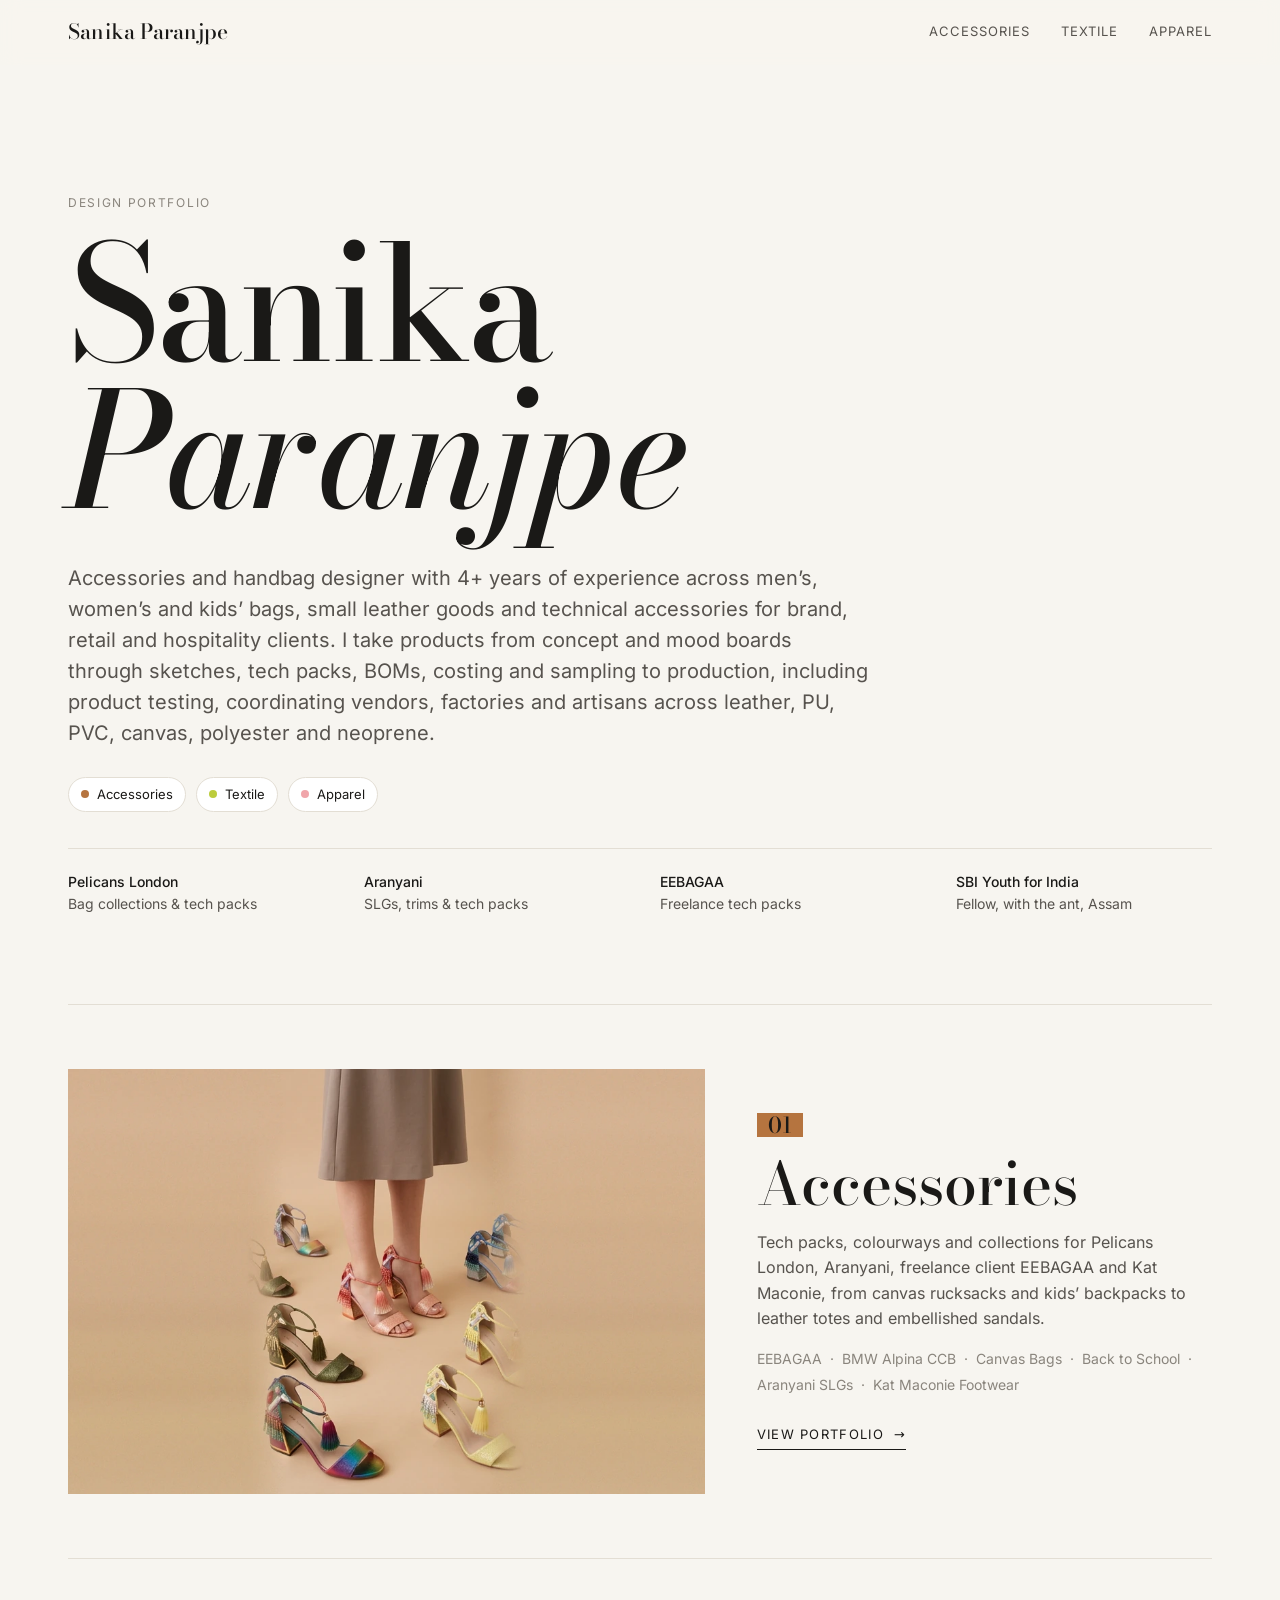
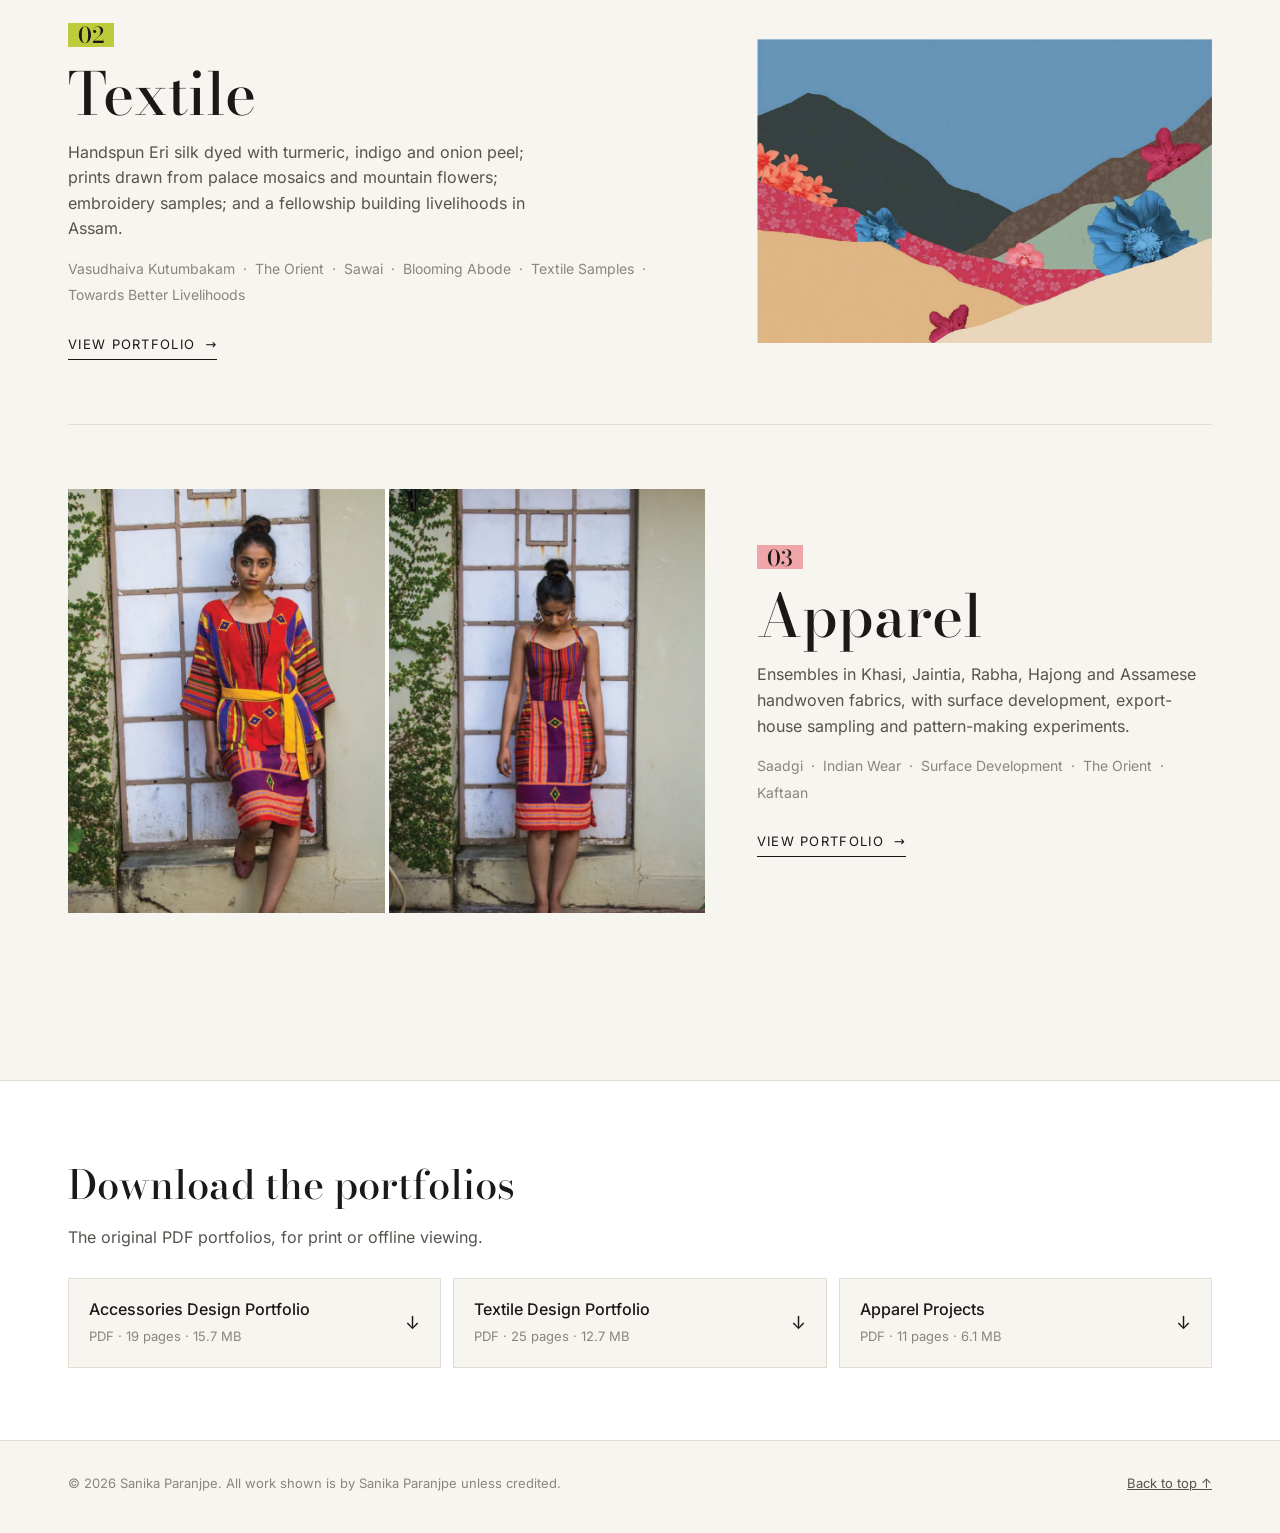
<file: index.html>
<!doctype html>
<html lang="en">
<head>
<meta charset="utf-8">
<meta name="viewport" content="width=device-width, initial-scale=1">
<title>Sanika Paranjpe · Accessories, Textile &amp; Apparel Designer</title>
<meta name="description" content="Sanika Paranjpe is a designer working across handbags and accessories, textiles and apparel. Portfolio of work for Kat Maconie, Pelicans London, Aranyani and EEBAGAA, handwoven textile collections and apparel projects.">
<link rel="canonical" href="https://sanikaparanjpe97.github.io/">
<meta property="og:type" content="website">
<meta property="og:title" content="Sanika Paranjpe · Accessories, Textile &amp; Apparel Designer">
<meta property="og:description" content="Sanika Paranjpe is a designer working across handbags and accessories, textiles and apparel. Portfolio of work for Kat Maconie, Pelicans London, Aranyani and EEBAGAA, handwoven textile collections and apparel projects.">
<meta property="og:url" content="https://sanikaparanjpe97.github.io/">
<meta property="og:image" content="https://sanikaparanjpe97.github.io/assets/img/og.jpg">
<meta name="twitter:card" content="summary_large_image">
<meta name="theme-color" content="#f7f5f0">
<link rel="icon" href="assets/favicon.svg" type="image/svg+xml">
<link rel="preload" href="assets/fonts/bodoni-moda-normal-latin.woff2" as="font" type="font/woff2" crossorigin>
<link rel="preload" href="assets/fonts/inter-normal-latin.woff2" as="font" type="font/woff2" crossorigin>
<link rel="stylesheet" href="assets/css/fonts.css">
<link rel="stylesheet" href="assets/css/site.css">
</head>
<body class="page-home">
<a class="skip" href="#main">Skip to content</a>
<header class="site-header">
  <div class="wrap">
    <a class="brand" href="./">Sanika Paranjpe</a>
    <nav class="nav" aria-label="Portfolios">
      <a href="accessories.html">Accessories</a>
      <a href="textile.html">Textile</a>
      <a href="apparel.html">Apparel</a>
    </nav>
  </div>
</header>
<main id="main">
<section class="hero wrap">
  <p class="eyebrow">Design Portfolio</p>
  <h1>Sanika<br><em>Paranjpe</em></h1>
  <p class="lede">Accessories and handbag designer with 4+ years of experience across men’s, women’s and kids’
  bags, small leather goods and technical accessories for brand, retail and hospitality clients. I take products
  from concept and mood boards through sketches, tech packs, BOMs, costing and sampling to production, including
  product testing, coordinating vendors, factories and artisans across leather, PU, PVC, canvas, polyester and
  neoprene.</p>
  <ul class="disciplines">
    <li><i style="background:var(--accessories)"></i>Accessories</li>
    <li><i style="background:var(--textile)"></i>Textile</li>
    <li><i style="background:var(--apparel)"></i>Apparel</li>
  </ul>
  <div class="worked">
    <div><strong>Pelicans London</strong>Bag collections &amp; tech packs</div>
    <div><strong>Aranyani</strong>SLGs, trims &amp; tech packs</div>
    <div><strong>EEBAGAA</strong>Freelance tech packs</div>
    <div><strong>SBI Youth for India</strong>Fellow, with the ant, Assam</div>
  </div>
</section>

<section class="chapters wrap" aria-label="Portfolios">
    <a class="chapter" href="accessories.html" style="--tag:var(--accessories)">
      <div class="chapter-media"><img src="assets/img/covers/cover-accessories.webp" width="936" height="624" alt="Kat Maconie embellished block-heel sandals arranged around a model’s feet on a beige backdrop" loading="eager" fetchpriority="high"></div>
      <div>
        <span class="tag chapter-num">01</span>
        <h2>Accessories</h2>
        <p>Tech packs, colourways and collections for Pelicans London, Aranyani, freelance client EEBAGAA and Kat Maconie, from canvas rucksacks and kids’ backpacks to leather totes and embellished sandals.</p>
        <ul><li>EEBAGAA</li><li>BMW Alpina CCB</li><li>Canvas Bags</li><li>Back to School</li><li>Aranyani SLGs</li><li>Kat Maconie Footwear</li></ul>
        <span class="more">View portfolio <span>→</span></span>
      </div>
    </a>
    <a class="chapter" href="textile.html" style="--tag:var(--textile)">
      <div class="chapter-media"><img src="assets/img/covers/cover-textile.webp" width="1264" height="854" alt="Blooming Abode: layered landscape collage with printed hills and flowers" loading="lazy"></div>
      <div>
        <span class="tag chapter-num">02</span>
        <h2>Textile</h2>
        <p>Handspun Eri silk dyed with turmeric, indigo and onion peel; prints drawn from palace mosaics and mountain flowers; embroidery samples; and a fellowship building livelihoods in Assam.</p>
        <ul><li>Vasudhaiva Kutumbakam</li><li>The Orient</li><li>Sawai</li><li>Blooming Abode</li><li>Textile Samples</li><li>Towards Better Livelihoods</li></ul>
        <span class="more">View portfolio <span>→</span></span>
      </div>
    </a>
    <a class="chapter" href="apparel.html" style="--tag:var(--apparel)">
      <div class="chapter-media"><img src="assets/img/apparel/app-orient-1.webp" width="729" height="1094" alt="The Orient ensemble, look 1" loading="lazy"><img src="assets/img/apparel/app-orient-2.webp" width="730" height="1094" alt="The Orient ensemble, look 2" loading="lazy"></div>
      <div>
        <span class="tag chapter-num">03</span>
        <h2>Apparel</h2>
        <p>Ensembles in Khasi, Jaintia, Rabha, Hajong and Assamese handwoven fabrics, with surface development, export-house sampling and pattern-making experiments.</p>
        <ul><li>Saadgi</li><li>Indian Wear</li><li>Surface Development</li><li>The Orient</li><li>Kaftaan</li></ul>
        <span class="more">View portfolio <span>→</span></span>
      </div>
    </a>
</section>

<section class="downloads">
  <div class="wrap">
    <h2>Download the portfolios</h2>
    <p>The original PDF portfolios, for print or offline viewing.</p>
    <div class="dl-list">
      <a class="dl" href="files/sanika-paranjpe-accessories-portfolio.pdf" download><span><strong>Accessories Design Portfolio</strong><small>PDF · 19 pages · 15.7 MB</small></span><span aria-hidden="true">↓</span></a>
      <a class="dl" href="files/sanika-paranjpe-textile-portfolio.pdf" download><span><strong>Textile Design Portfolio</strong><small>PDF · 25 pages · 12.7 MB</small></span><span aria-hidden="true">↓</span></a>
      <a class="dl" href="files/sanika-paranjpe-apparel-projects.pdf" download><span><strong>Apparel Projects</strong><small>PDF · 11 pages · 6.1 MB</small></span><span aria-hidden="true">↓</span></a>
    </div>
  </div>
</section>
</main>
<footer class="site-footer">
  <div class="wrap">
    <span>© 2026 Sanika Paranjpe. All work shown is by Sanika Paranjpe unless credited.</span>
    <a href="#main">Back to top ↑</a>
  </div>
</footer>
<script src="assets/js/site.js" defer></script>
</body>
</html>
</file>
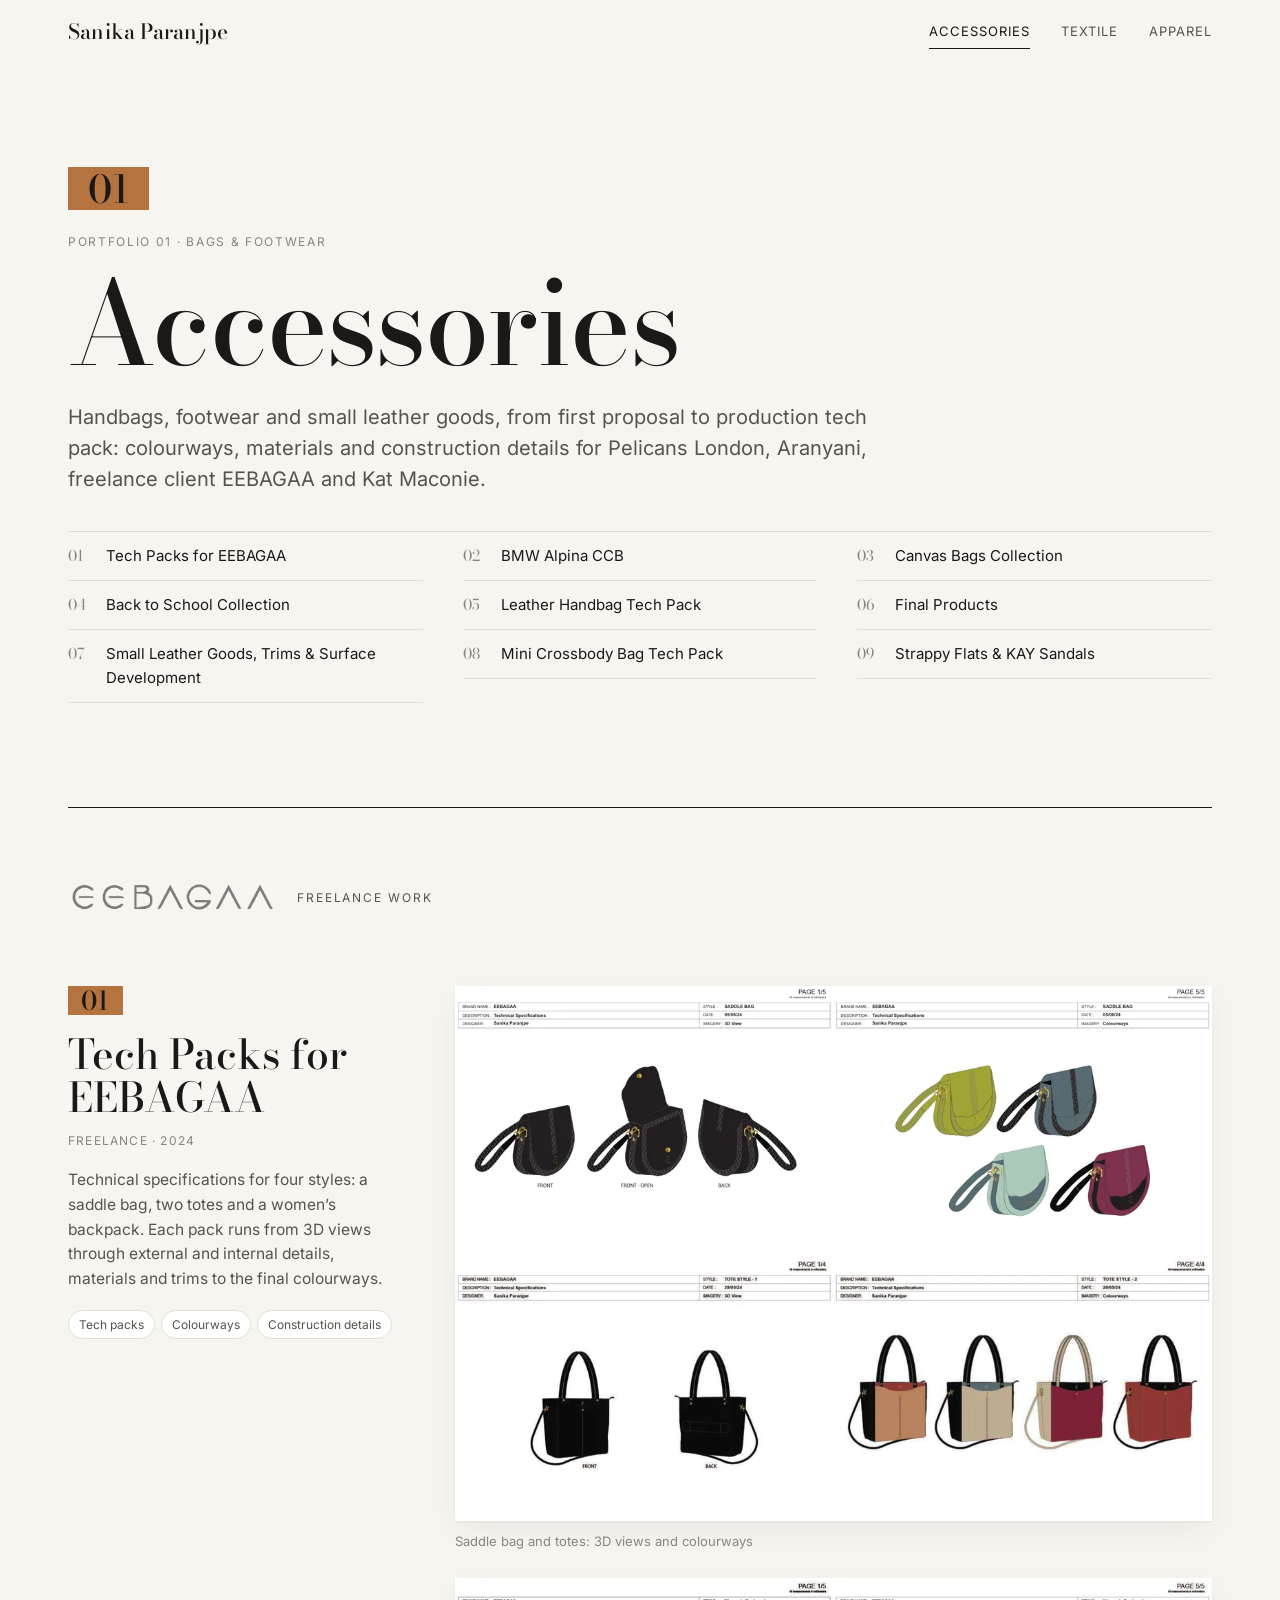
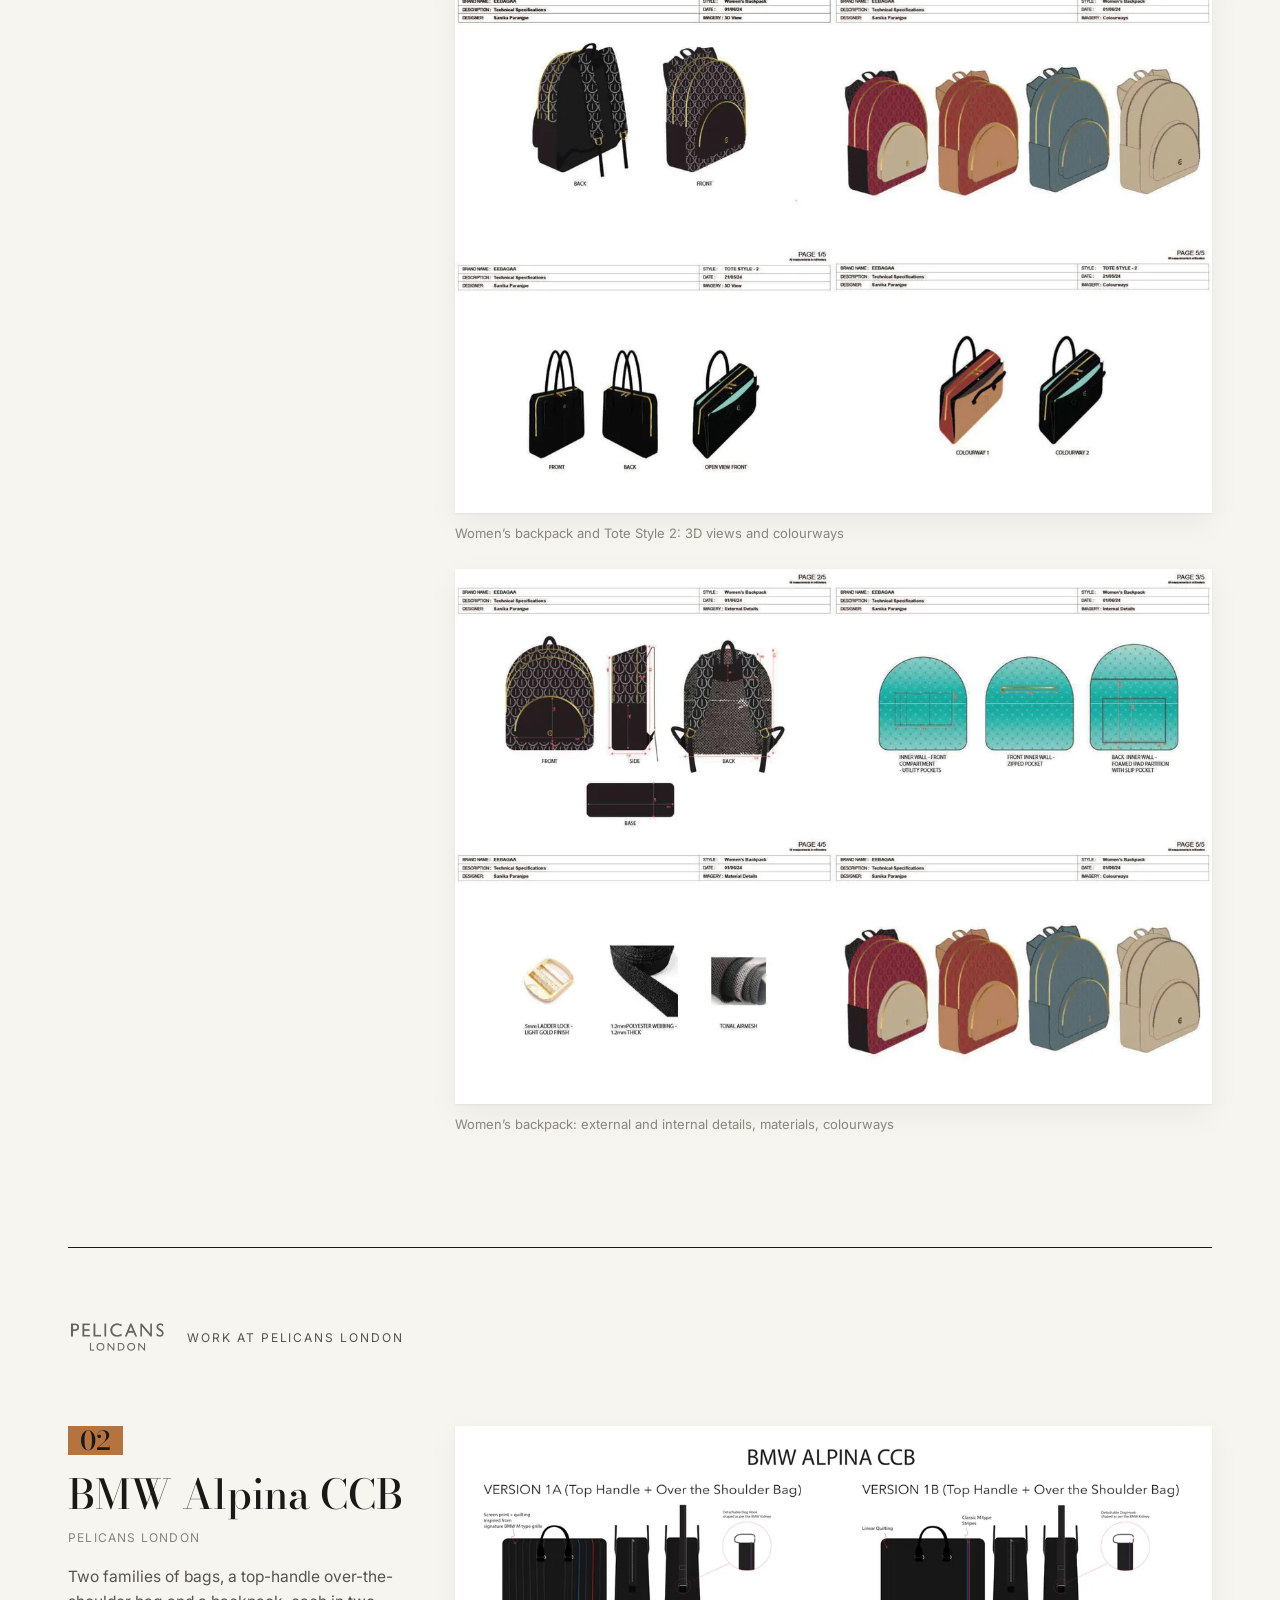
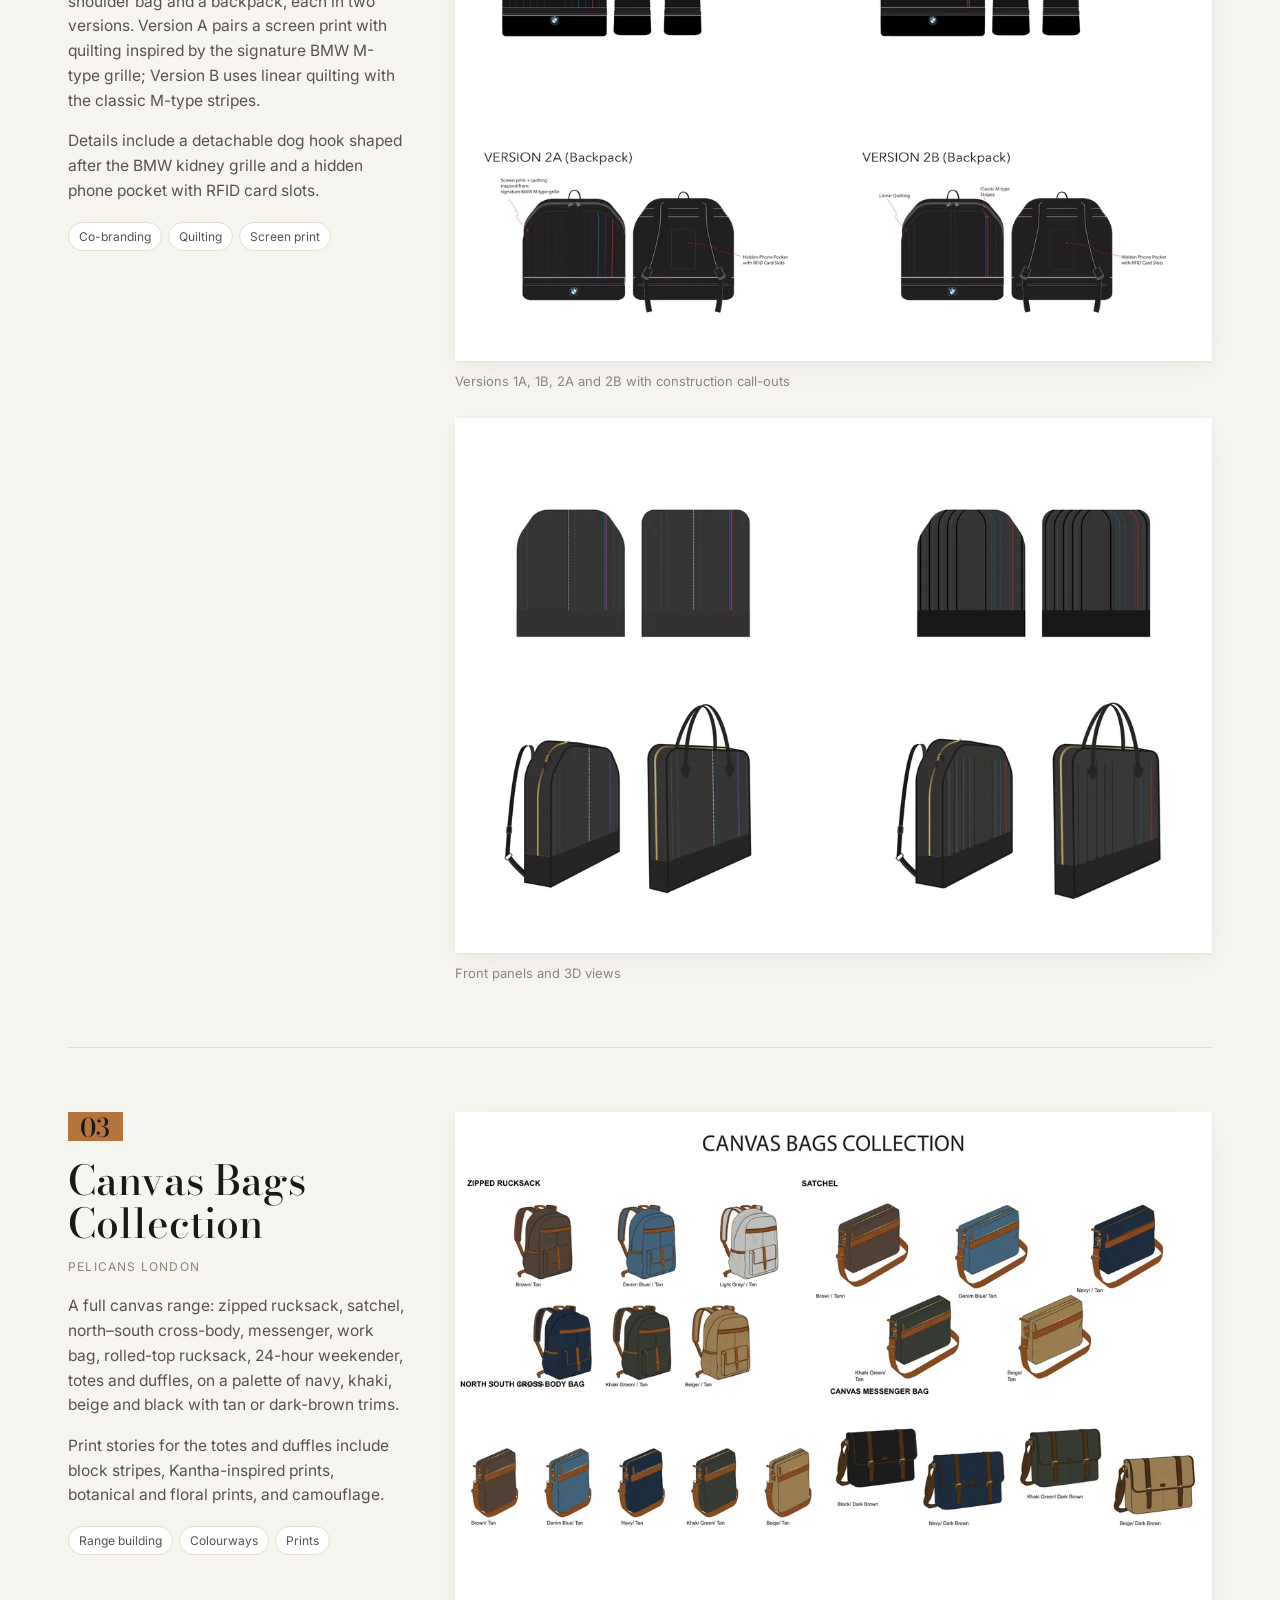
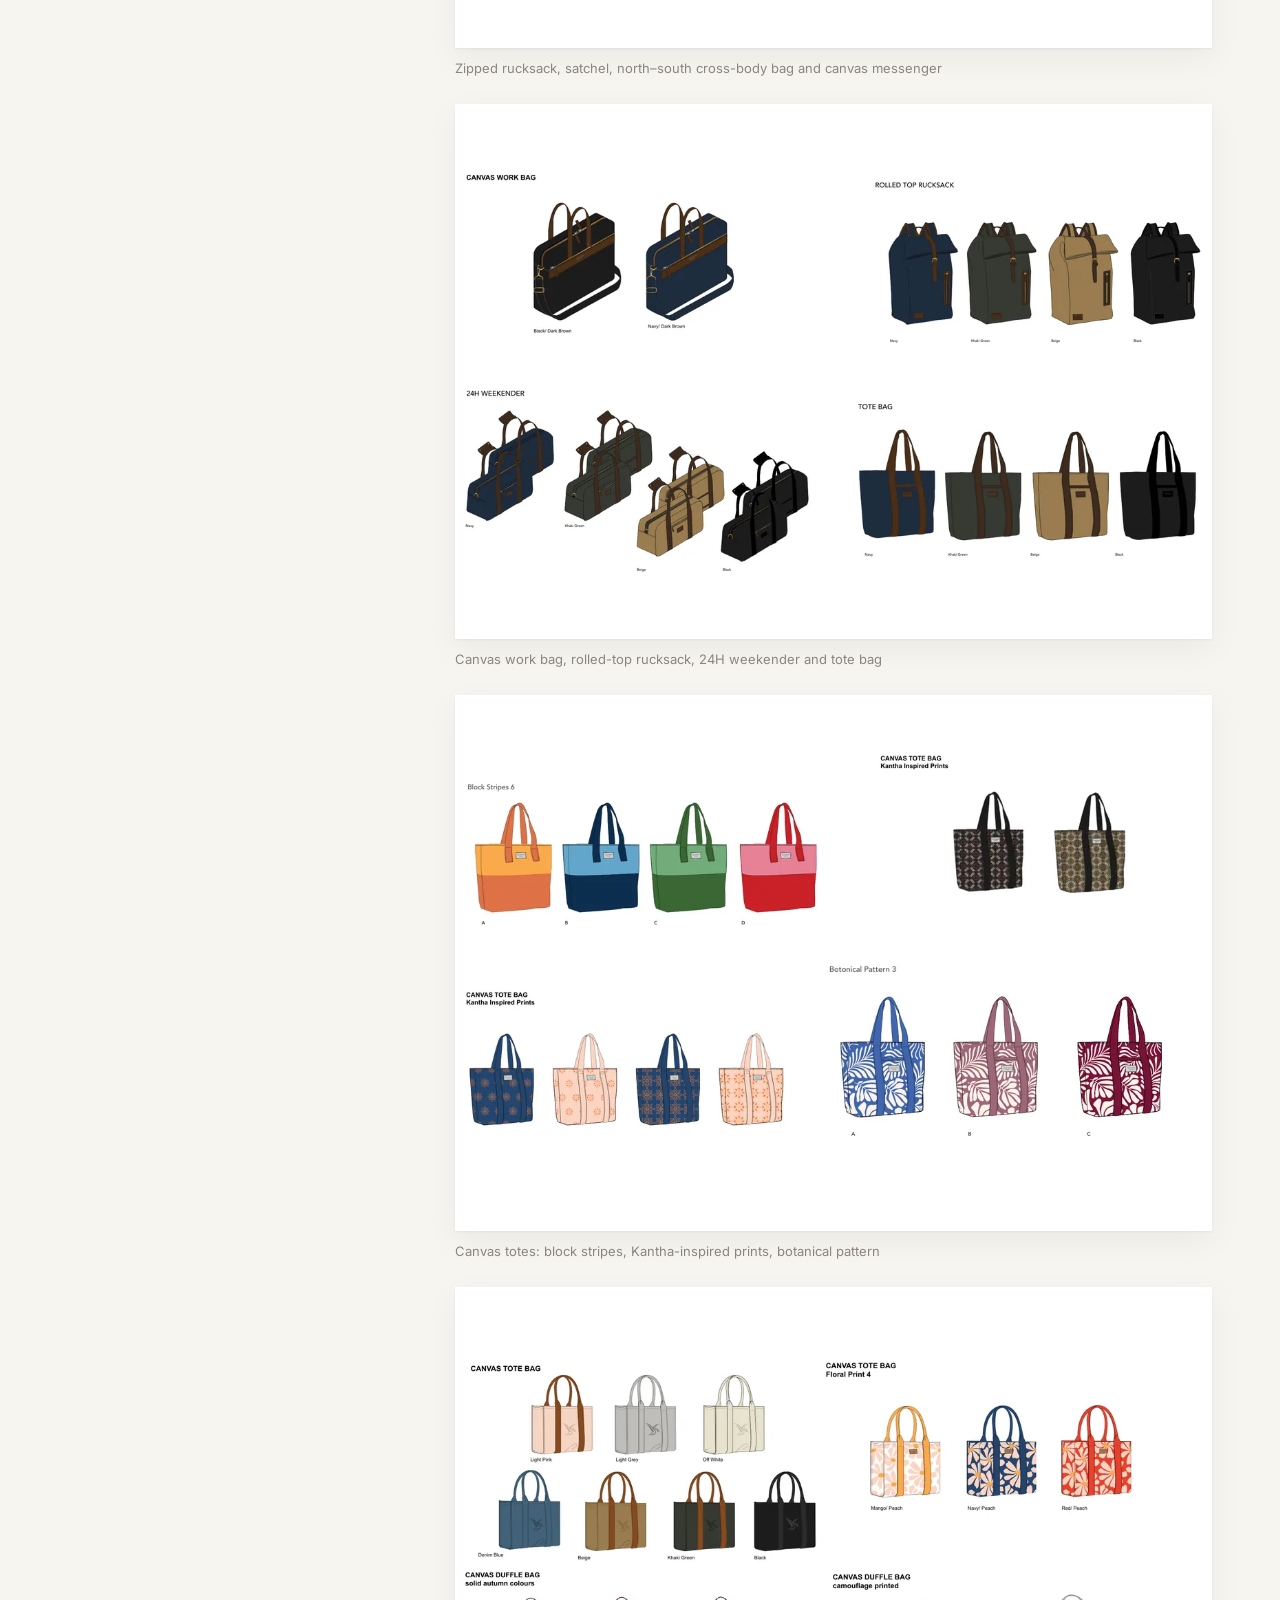
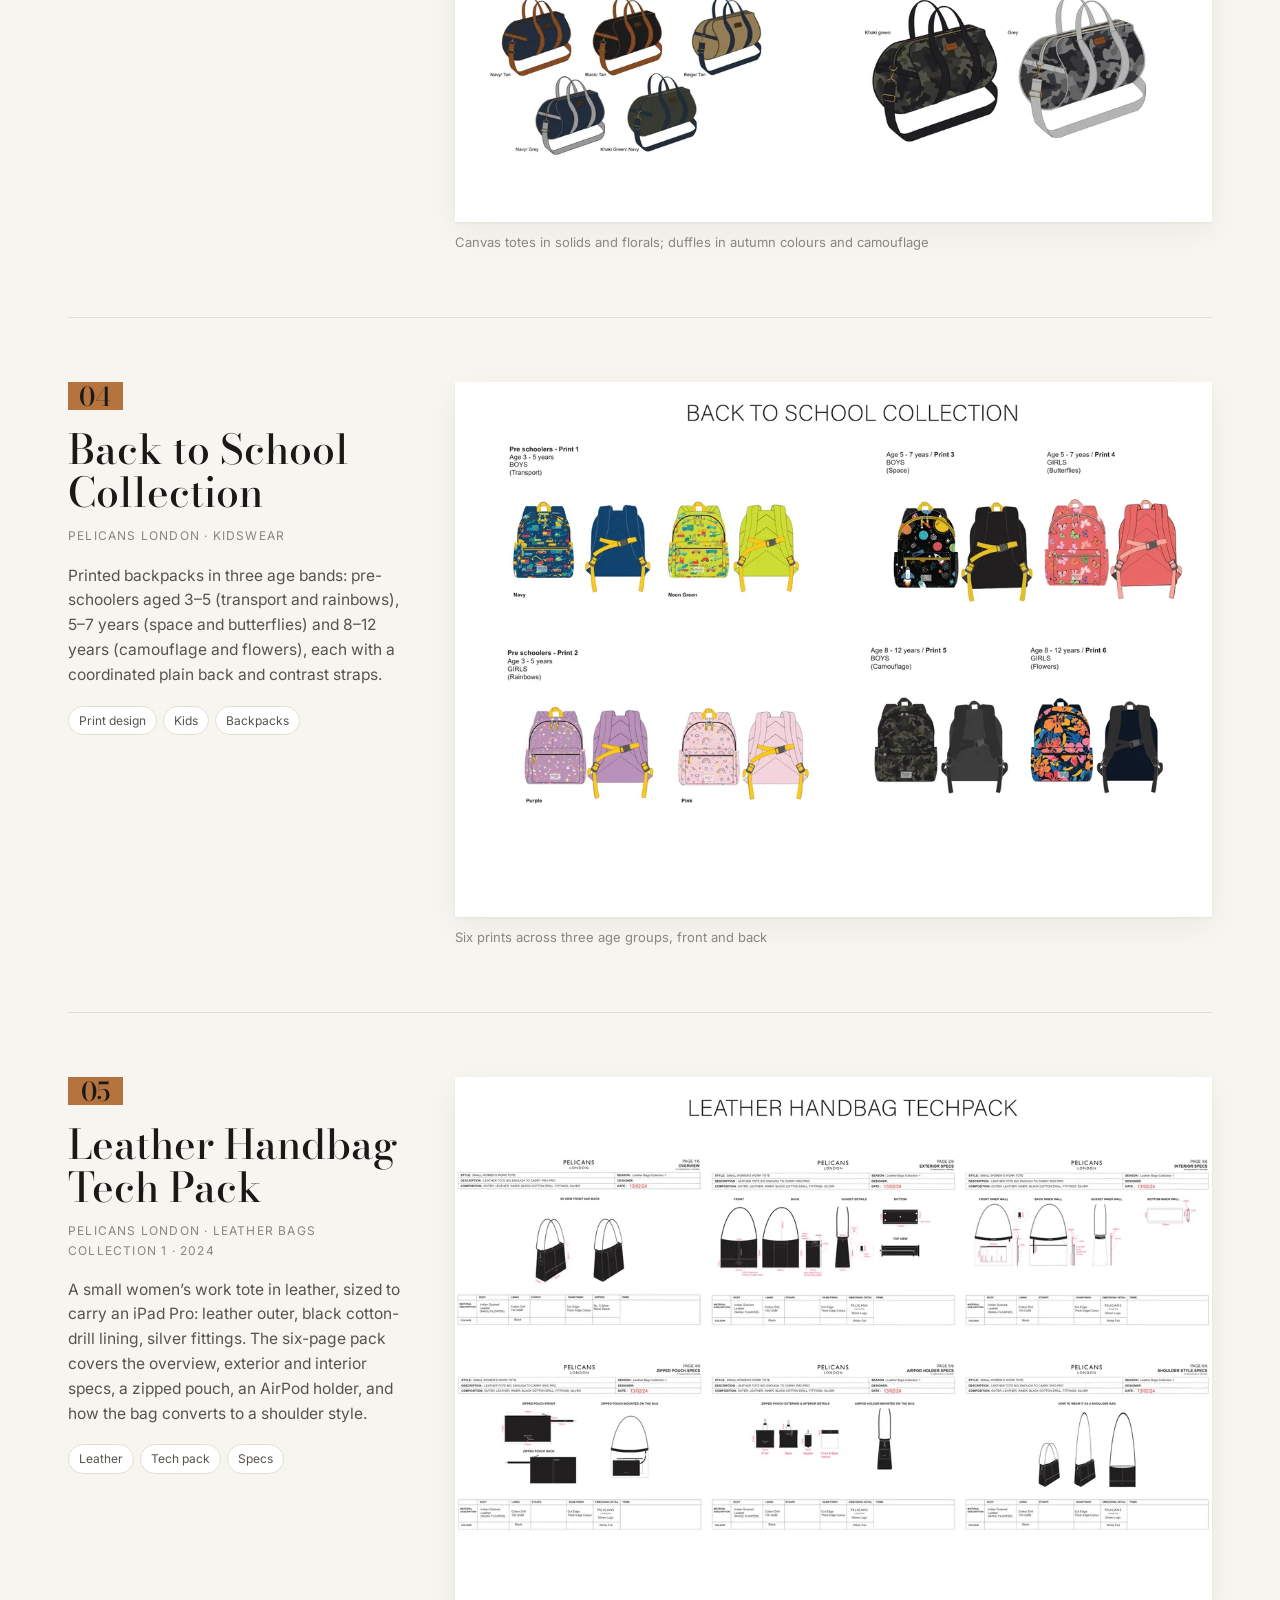
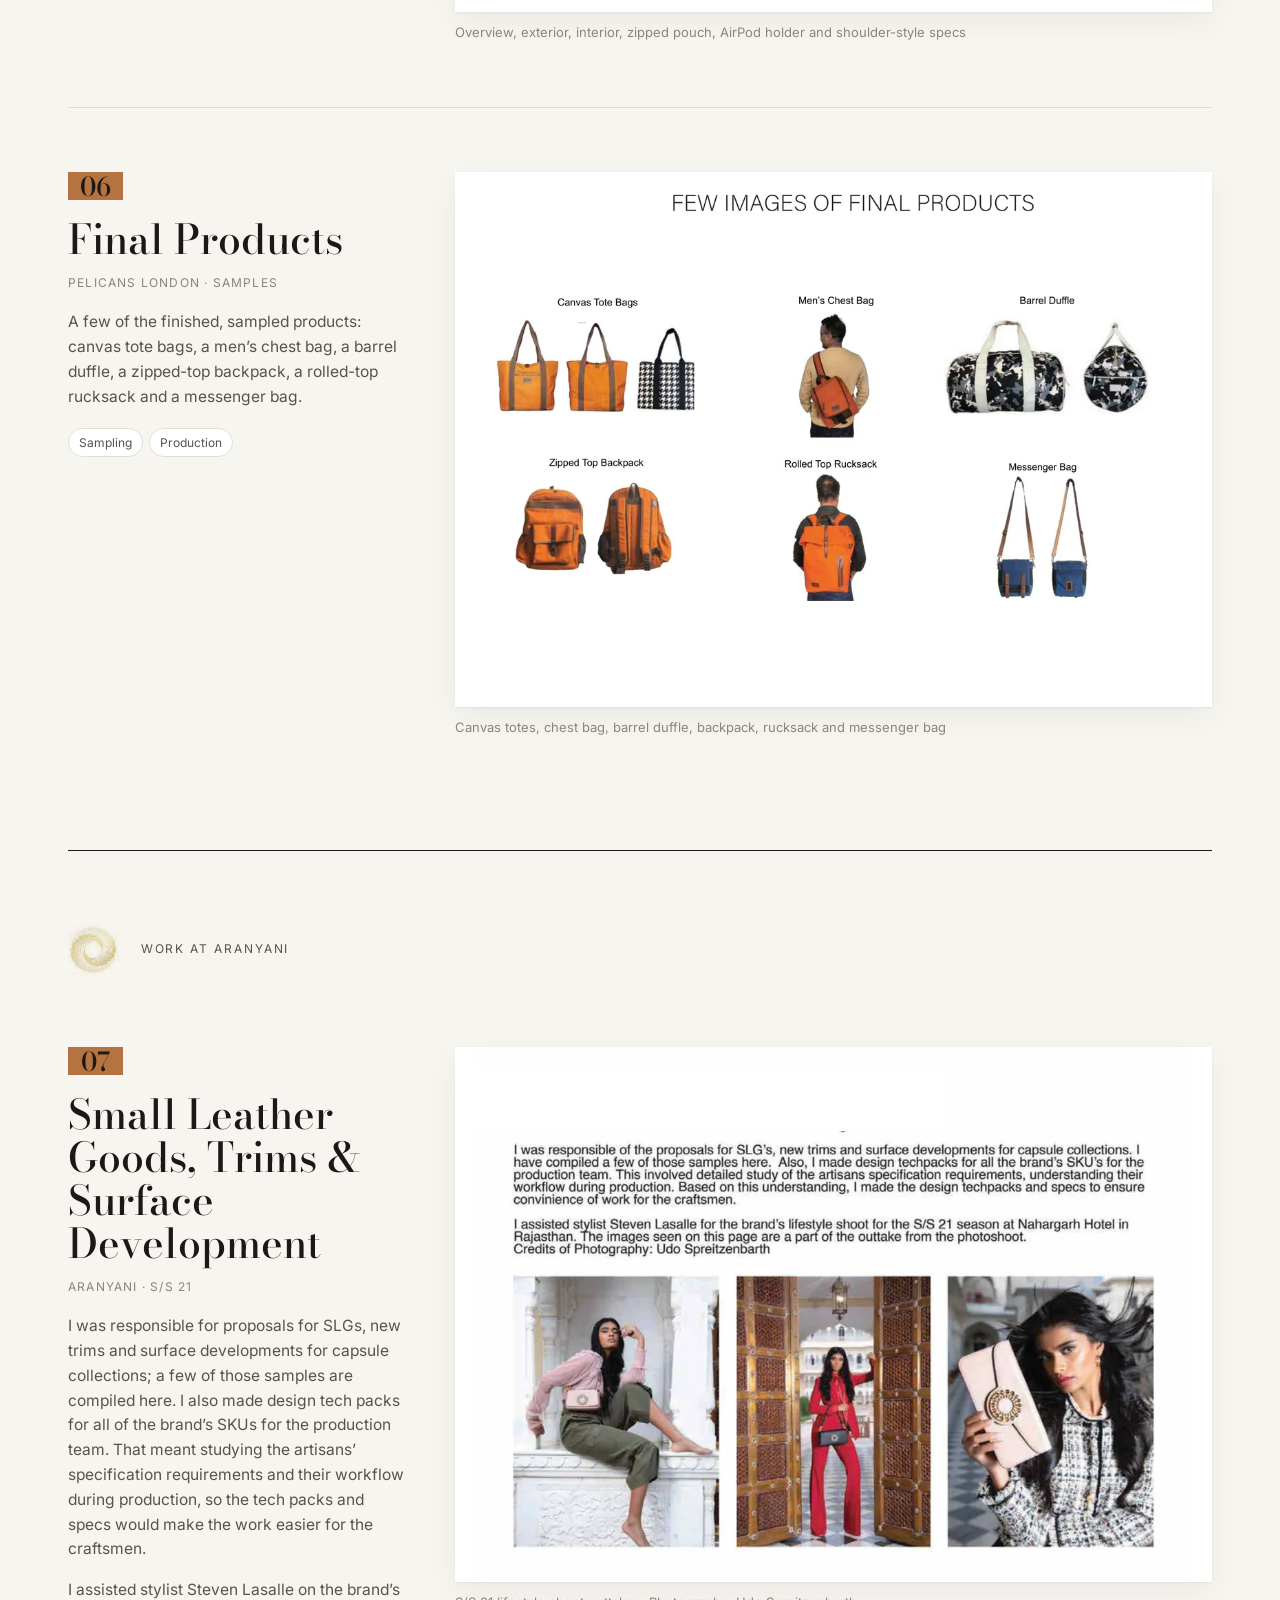
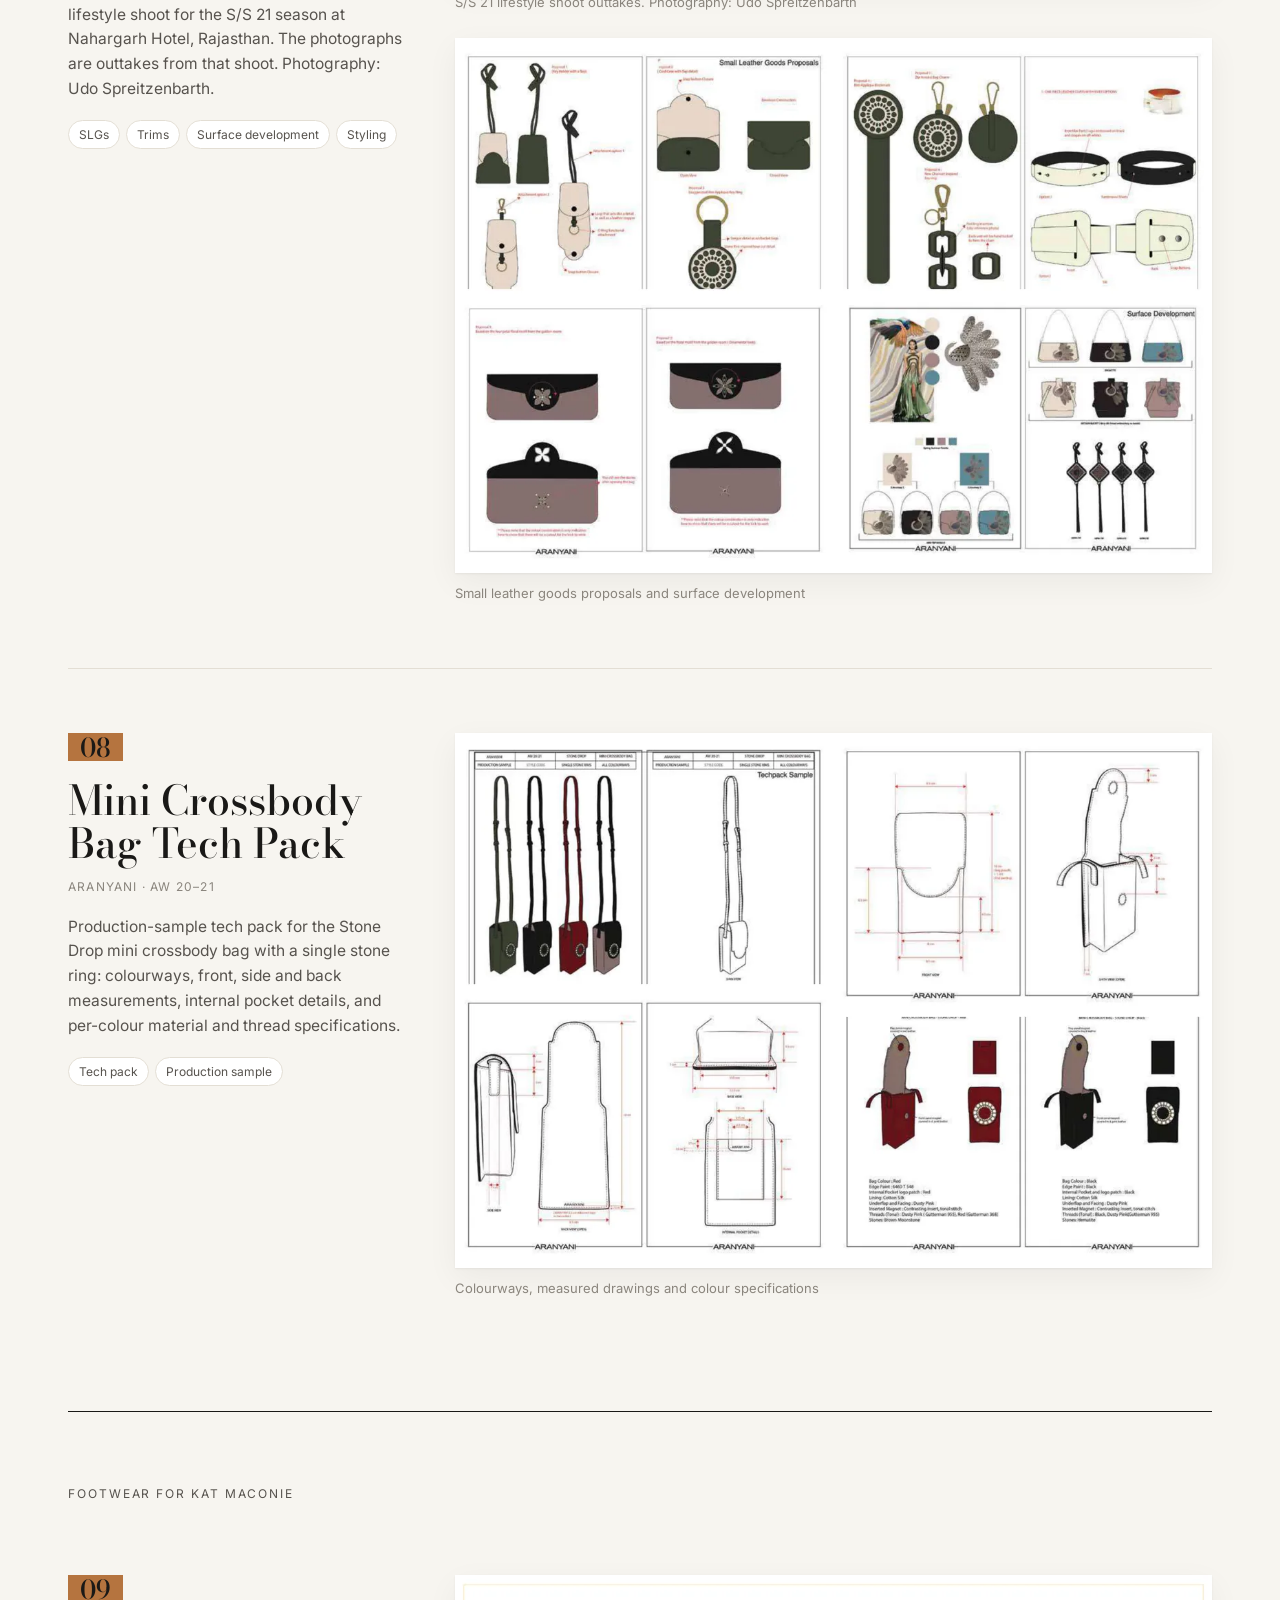
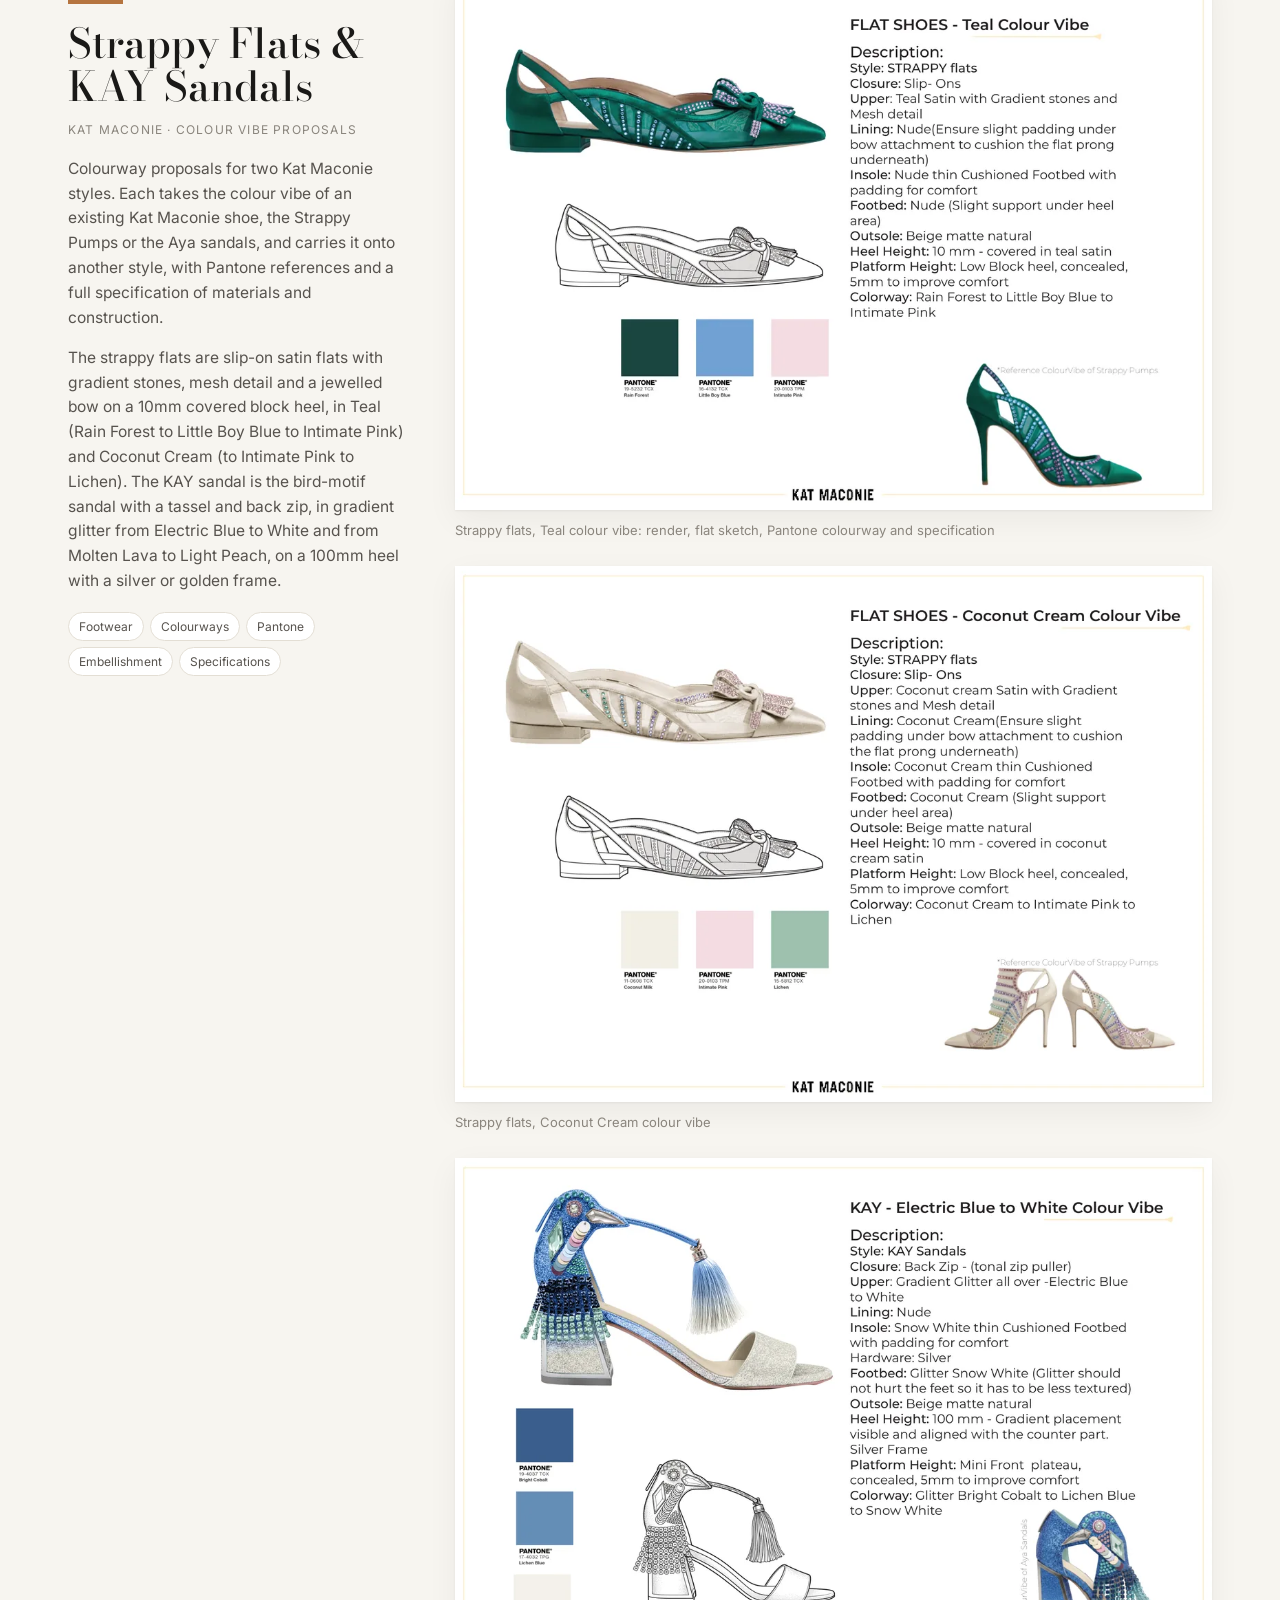
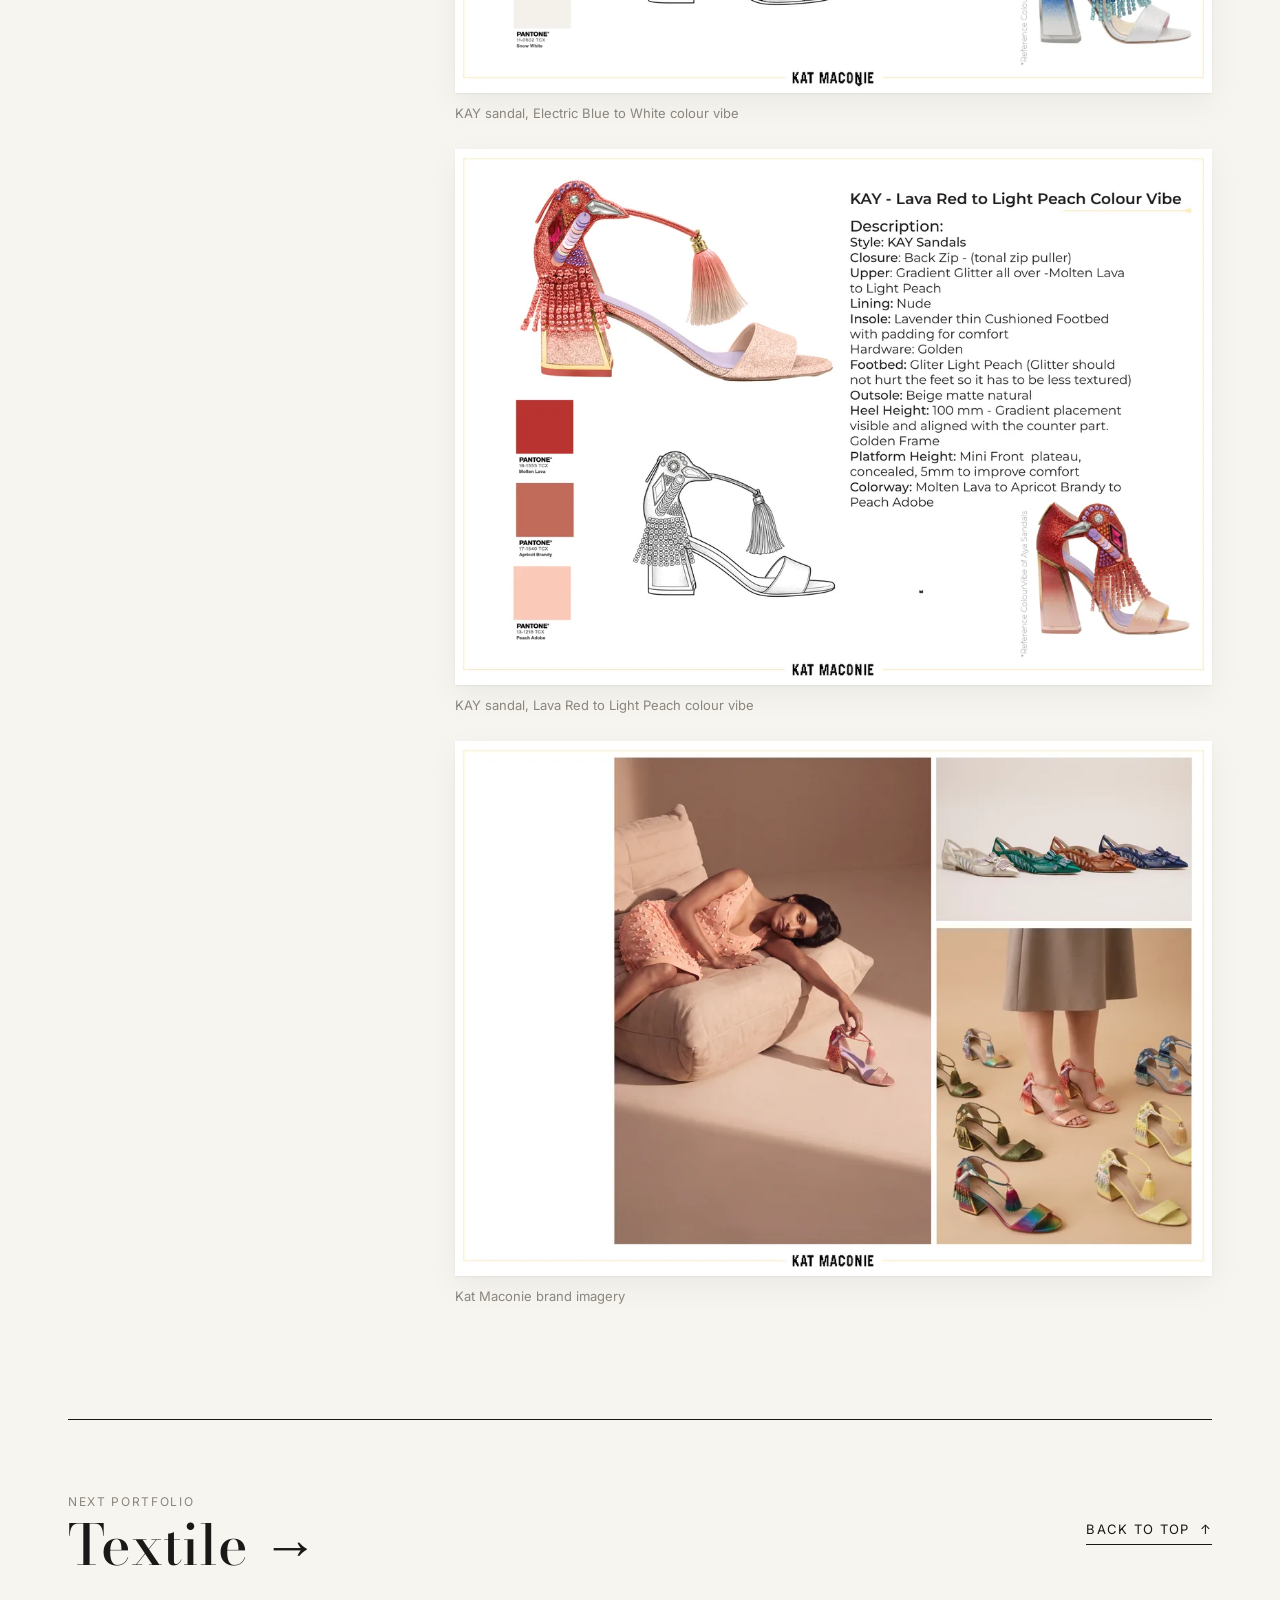
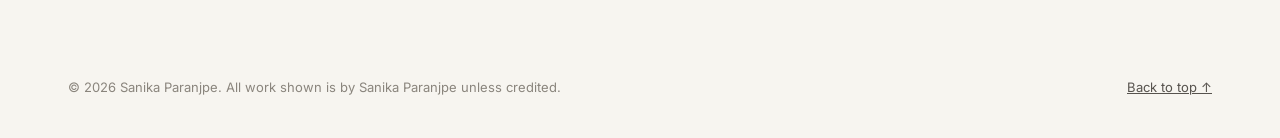
<file: accessories.html>
<!doctype html>
<html lang="en">
<head>
<meta charset="utf-8">
<meta name="viewport" content="width=device-width, initial-scale=1">
<title>Accessories · Sanika Paranjpe</title>
<meta name="description" content="Accessories portfolio of Sanika Paranjpe. Handbags, footwear and small leather goods, from first proposal to production tech pack: colourways, materials and construction details for Pelicans London, Aranyani, freelance client EEBAGAA and Kat Maconie.">
<link rel="canonical" href="https://sanikaparanjpe97.github.io/accessories.html">
<meta property="og:type" content="website">
<meta property="og:title" content="Accessories · Sanika Paranjpe">
<meta property="og:description" content="Accessories portfolio of Sanika Paranjpe. Handbags, footwear and small leather goods, from first proposal to production tech pack: colourways, materials and construction details for Pelicans London, Aranyani, freelance client EEBAGAA and Kat Maconie.">
<meta property="og:url" content="https://sanikaparanjpe97.github.io/accessories.html">
<meta property="og:image" content="https://sanikaparanjpe97.github.io/assets/img/og.jpg">
<meta name="twitter:card" content="summary_large_image">
<meta name="theme-color" content="#f7f5f0">
<link rel="icon" href="assets/favicon.svg" type="image/svg+xml">
<link rel="preload" href="assets/fonts/bodoni-moda-normal-latin.woff2" as="font" type="font/woff2" crossorigin>
<link rel="preload" href="assets/fonts/inter-normal-latin.woff2" as="font" type="font/woff2" crossorigin>
<link rel="stylesheet" href="assets/css/fonts.css">
<link rel="stylesheet" href="assets/css/site.css">
</head>
<body class="page-accessories">
<a class="skip" href="#main">Skip to content</a>
<header class="site-header">
  <div class="wrap">
    <a class="brand" href="./">Sanika Paranjpe</a>
    <nav class="nav" aria-label="Portfolios">
      <a href="accessories.html" aria-current="page">Accessories</a>
      <a href="textile.html">Textile</a>
      <a href="apparel.html">Apparel</a>
    </nav>
  </div>
</header>
<main id="main">
<div class="wrap">
  <section class="page-hero">
    <span class="tag">01</span>
    <p class="eyebrow">Portfolio 01 · Bags &amp; footwear</p>
    <h1>Accessories</h1>
    <p class="lede">Handbags, footwear and small leather goods, from first proposal to production tech pack: colourways, materials and construction details for Pelicans London, Aranyani, freelance client EEBAGAA and Kat Maconie.</p>
    <nav class="index" aria-label="Projects">
      <ol>
        <li><a href="#eebagaa"><b>01</b>Tech Packs for EEBAGAA</a></li>
        <li><a href="#bmw-alpina"><b>02</b>BMW Alpina CCB</a></li>
        <li><a href="#canvas-bags"><b>03</b>Canvas Bags Collection</a></li>
        <li><a href="#back-to-school"><b>04</b>Back to School Collection</a></li>
        <li><a href="#leather-tech-pack"><b>05</b>Leather Handbag Tech Pack</a></li>
        <li><a href="#final-products"><b>06</b>Final Products</a></li>
        <li><a href="#aranyani-slg"><b>07</b>Small Leather Goods, Trims &amp; Surface Development</a></li>
        <li><a href="#aranyani-crossbody"><b>08</b>Mini Crossbody Bag Tech Pack</a></li>
        <li><a href="#kat-maconie"><b>09</b>Strappy Flats &amp; KAY Sandals</a></li>
      </ol>
    </nav>
  </section>
  <div class="group-head">
    <img src="assets/img/brand/logo-eebagaa.png" width="559" height="91" alt="EEBAGAA">
    <h2>Freelance work</h2>
  </div>
  <section class="project" id="eebagaa">
    <div class="project-text">
      <span class="tag">01</span>
      <h3 class="project-title">Tech Packs for EEBAGAA</h3>
      <p class="meta">Freelance · 2024</p>
      <p>Technical specifications for four styles: a saddle bag, two totes and a women’s backpack. Each pack runs from 3D views through external and internal details, materials and trims to the final colourways.</p>
      <ul class="keywords"><li>Tech packs</li><li>Colourways</li><li>Construction details</li></ul>
    </div>
    <div class="plates">
      <figure class="plate"><a href="assets/img/accessories/acc-03.webp" data-lightbox data-caption="Saddle bag and totes: 3D views and colourways"><img src="assets/img/accessories/acc-03-md.webp" srcset="assets/img/accessories/acc-03-md.webp 1100w, assets/img/accessories/acc-03.webp 1684w" width="1100" height="778" sizes="(min-width: 1240px) 760px, (min-width: 900px) 62vw, calc(100vw - 32px)" alt="Tech Packs for EEBAGAA: Saddle bag and totes: 3D views and colourways" loading="lazy" decoding="async"></a><figcaption>Saddle bag and totes: 3D views and colourways</figcaption></figure>
      <figure class="plate"><a href="assets/img/accessories/acc-04.webp" data-lightbox data-caption="Women’s backpack and Tote Style 2: 3D views and colourways"><img src="assets/img/accessories/acc-04-md.webp" srcset="assets/img/accessories/acc-04-md.webp 1100w, assets/img/accessories/acc-04.webp 1684w" width="1100" height="778" sizes="(min-width: 1240px) 760px, (min-width: 900px) 62vw, calc(100vw - 32px)" alt="Tech Packs for EEBAGAA: Women’s backpack and Tote Style 2: 3D views and colourways" loading="lazy" decoding="async"></a><figcaption>Women’s backpack and Tote Style 2: 3D views and colourways</figcaption></figure>
      <figure class="plate"><a href="assets/img/accessories/acc-05.webp" data-lightbox data-caption="Women’s backpack: external and internal details, materials, colourways"><img src="assets/img/accessories/acc-05-md.webp" srcset="assets/img/accessories/acc-05-md.webp 1100w, assets/img/accessories/acc-05.webp 1684w" width="1100" height="778" sizes="(min-width: 1240px) 760px, (min-width: 900px) 62vw, calc(100vw - 32px)" alt="Tech Packs for EEBAGAA: Women’s backpack: external and internal details, materials, colourways" loading="lazy" decoding="async"></a><figcaption>Women’s backpack: external and internal details, materials, colourways</figcaption></figure>
    </div>
  </section>
  <div class="group-head">
    <img src="assets/img/brand/logo-pelicans.png" width="374" height="128" alt="Pelicans London">
    <h2>Work at Pelicans London</h2>
  </div>
  <section class="project" id="bmw-alpina">
    <div class="project-text">
      <span class="tag">02</span>
      <h3 class="project-title">BMW Alpina CCB</h3>
      <p class="meta">Pelicans London</p>
      <p>Two families of bags, a top-handle over-the-shoulder bag and a backpack, each in two versions. Version A pairs a screen print with quilting inspired by the signature BMW M-type grille; Version B uses linear quilting with the classic M-type stripes.</p>
      <p>Details include a detachable dog hook shaped after the BMW kidney grille and a hidden phone pocket with RFID card slots.</p>
      <ul class="keywords"><li>Co-branding</li><li>Quilting</li><li>Screen print</li></ul>
    </div>
    <div class="plates">
      <figure class="plate"><a href="assets/img/accessories/acc-07.webp" data-lightbox data-caption="Versions 1A, 1B, 2A and 2B with construction call-outs"><img src="assets/img/accessories/acc-07-md.webp" srcset="assets/img/accessories/acc-07-md.webp 1100w, assets/img/accessories/acc-07.webp 2105w" width="1100" height="778" sizes="(min-width: 1240px) 760px, (min-width: 900px) 62vw, calc(100vw - 32px)" alt="BMW Alpina CCB: Versions 1A, 1B, 2A and 2B with construction call-outs" loading="lazy" decoding="async"></a><figcaption>Versions 1A, 1B, 2A and 2B with construction call-outs</figcaption></figure>
      <figure class="plate"><a href="assets/img/accessories/acc-08.webp" data-lightbox data-caption="Front panels and 3D views"><img src="assets/img/accessories/acc-08-md.webp" srcset="assets/img/accessories/acc-08-md.webp 1100w, assets/img/accessories/acc-08.webp 2105w" width="1100" height="778" sizes="(min-width: 1240px) 760px, (min-width: 900px) 62vw, calc(100vw - 32px)" alt="BMW Alpina CCB: Front panels and 3D views" loading="lazy" decoding="async"></a><figcaption>Front panels and 3D views</figcaption></figure>
    </div>
  </section>
  <section class="project" id="canvas-bags">
    <div class="project-text">
      <span class="tag">03</span>
      <h3 class="project-title">Canvas Bags Collection</h3>
      <p class="meta">Pelicans London</p>
      <p>A full canvas range: zipped rucksack, satchel, north–south cross-body, messenger, work bag, rolled-top rucksack, 24-hour weekender, totes and duffles, on a palette of navy, khaki, beige and black with tan or dark-brown trims.</p>
      <p>Print stories for the totes and duffles include block stripes, Kantha-inspired prints, botanical and floral prints, and camouflage.</p>
      <ul class="keywords"><li>Range building</li><li>Colourways</li><li>Prints</li></ul>
    </div>
    <div class="plates">
      <figure class="plate"><a href="assets/img/accessories/acc-09.webp" data-lightbox data-caption="Zipped rucksack, satchel, north–south cross-body bag and canvas messenger"><img src="assets/img/accessories/acc-09-md.webp" srcset="assets/img/accessories/acc-09-md.webp 1100w, assets/img/accessories/acc-09.webp 2105w" width="1100" height="778" sizes="(min-width: 1240px) 760px, (min-width: 900px) 62vw, calc(100vw - 32px)" alt="Canvas Bags Collection: Zipped rucksack, satchel, north–south cross-body bag and canvas messenger" loading="lazy" decoding="async"></a><figcaption>Zipped rucksack, satchel, north–south cross-body bag and canvas messenger</figcaption></figure>
      <figure class="plate"><a href="assets/img/accessories/acc-10.webp" data-lightbox data-caption="Canvas work bag, rolled-top rucksack, 24H weekender and tote bag"><img src="assets/img/accessories/acc-10-md.webp" srcset="assets/img/accessories/acc-10-md.webp 1100w, assets/img/accessories/acc-10.webp 2105w" width="1100" height="778" sizes="(min-width: 1240px) 760px, (min-width: 900px) 62vw, calc(100vw - 32px)" alt="Canvas Bags Collection: Canvas work bag, rolled-top rucksack, 24H weekender and tote bag" loading="lazy" decoding="async"></a><figcaption>Canvas work bag, rolled-top rucksack, 24H weekender and tote bag</figcaption></figure>
      <figure class="plate"><a href="assets/img/accessories/acc-11.webp" data-lightbox data-caption="Canvas totes: block stripes, Kantha-inspired prints, botanical pattern"><img src="assets/img/accessories/acc-11-md.webp" srcset="assets/img/accessories/acc-11-md.webp 1100w, assets/img/accessories/acc-11.webp 2105w" width="1100" height="778" sizes="(min-width: 1240px) 760px, (min-width: 900px) 62vw, calc(100vw - 32px)" alt="Canvas Bags Collection: Canvas totes: block stripes, Kantha-inspired prints, botanical pattern" loading="lazy" decoding="async"></a><figcaption>Canvas totes: block stripes, Kantha-inspired prints, botanical pattern</figcaption></figure>
      <figure class="plate"><a href="assets/img/accessories/acc-12.webp" data-lightbox data-caption="Canvas totes in solids and florals; duffles in autumn colours and camouflage"><img src="assets/img/accessories/acc-12-md.webp" srcset="assets/img/accessories/acc-12-md.webp 1100w, assets/img/accessories/acc-12.webp 2105w" width="1100" height="778" sizes="(min-width: 1240px) 760px, (min-width: 900px) 62vw, calc(100vw - 32px)" alt="Canvas Bags Collection: Canvas totes in solids and florals; duffles in autumn colours and camouflage" loading="lazy" decoding="async"></a><figcaption>Canvas totes in solids and florals; duffles in autumn colours and camouflage</figcaption></figure>
    </div>
  </section>
  <section class="project" id="back-to-school">
    <div class="project-text">
      <span class="tag">04</span>
      <h3 class="project-title">Back to School Collection</h3>
      <p class="meta">Pelicans London · Kidswear</p>
      <p>Printed backpacks in three age bands: pre-schoolers aged 3–5 (transport and rainbows), 5–7 years (space and butterflies) and 8–12 years (camouflage and flowers), each with a coordinated plain back and contrast straps.</p>
      <ul class="keywords"><li>Print design</li><li>Kids</li><li>Backpacks</li></ul>
    </div>
    <div class="plates">
      <figure class="plate"><a href="assets/img/accessories/acc-13.webp" data-lightbox data-caption="Six prints across three age groups, front and back"><img src="assets/img/accessories/acc-13-md.webp" srcset="assets/img/accessories/acc-13-md.webp 1100w, assets/img/accessories/acc-13.webp 2105w" width="1100" height="778" sizes="(min-width: 1240px) 760px, (min-width: 900px) 62vw, calc(100vw - 32px)" alt="Back to School Collection: Six prints across three age groups, front and back" loading="lazy" decoding="async"></a><figcaption>Six prints across three age groups, front and back</figcaption></figure>
    </div>
  </section>
  <section class="project" id="leather-tech-pack">
    <div class="project-text">
      <span class="tag">05</span>
      <h3 class="project-title">Leather Handbag Tech Pack</h3>
      <p class="meta">Pelicans London · Leather Bags Collection 1 · 2024</p>
      <p>A small women’s work tote in leather, sized to carry an iPad Pro: leather outer, black cotton-drill lining, silver fittings. The six-page pack covers the overview, exterior and interior specs, a zipped pouch, an AirPod holder, and how the bag converts to a shoulder style.</p>
      <ul class="keywords"><li>Leather</li><li>Tech pack</li><li>Specs</li></ul>
    </div>
    <div class="plates">
      <figure class="plate"><a href="assets/img/accessories/acc-14.webp" data-lightbox data-caption="Overview, exterior, interior, zipped pouch, AirPod holder and shoulder-style specs"><img src="assets/img/accessories/acc-14-md.webp" srcset="assets/img/accessories/acc-14-md.webp 1100w, assets/img/accessories/acc-14.webp 2105w" width="1100" height="778" sizes="(min-width: 1240px) 760px, (min-width: 900px) 62vw, calc(100vw - 32px)" alt="Leather Handbag Tech Pack: Overview, exterior, interior, zipped pouch, AirPod holder and shoulder-style specs" loading="lazy" decoding="async"></a><figcaption>Overview, exterior, interior, zipped pouch, AirPod holder and shoulder-style specs</figcaption></figure>
    </div>
  </section>
  <section class="project" id="final-products">
    <div class="project-text">
      <span class="tag">06</span>
      <h3 class="project-title">Final Products</h3>
      <p class="meta">Pelicans London · Samples</p>
      <p>A few of the finished, sampled products: canvas tote bags, a men’s chest bag, a barrel duffle, a zipped-top backpack, a rolled-top rucksack and a messenger bag.</p>
      <ul class="keywords"><li>Sampling</li><li>Production</li></ul>
    </div>
    <div class="plates">
      <figure class="plate"><a href="assets/img/accessories/acc-15.webp" data-lightbox data-caption="Canvas totes, chest bag, barrel duffle, backpack, rucksack and messenger bag"><img src="assets/img/accessories/acc-15-md.webp" srcset="assets/img/accessories/acc-15-md.webp 1100w, assets/img/accessories/acc-15.webp 2105w" width="1100" height="778" sizes="(min-width: 1240px) 760px, (min-width: 900px) 62vw, calc(100vw - 32px)" alt="Final Products: Canvas totes, chest bag, barrel duffle, backpack, rucksack and messenger bag" loading="lazy" decoding="async"></a><figcaption>Canvas totes, chest bag, barrel duffle, backpack, rucksack and messenger bag</figcaption></figure>
    </div>
  </section>
  <div class="group-head">
    <img src="assets/img/brand/logo-aranyani.png" width="249" height="246" alt="Aranyani" class="logo-round">
    <h2>Work at Aranyani</h2>
  </div>
  <section class="project" id="aranyani-slg">
    <div class="project-text">
      <span class="tag">07</span>
      <h3 class="project-title">Small Leather Goods, Trims &amp; Surface Development</h3>
      <p class="meta">Aranyani · S/S 21</p>
      <p>I was responsible for proposals for SLGs, new trims and surface developments for capsule collections; a few of those samples are compiled here. I also made design tech packs for all of the brand’s SKUs for the production team. That meant studying the artisans’ specification requirements and their workflow during production, so the tech packs and specs would make the work easier for the craftsmen.</p>
      <p>I assisted stylist Steven Lasalle on the brand’s lifestyle shoot for the S/S 21 season at Nahargarh Hotel, Rajasthan. The photographs are outtakes from that shoot. Photography: Udo Spreitzenbarth.</p>
      <ul class="keywords"><li>SLGs</li><li>Trims</li><li>Surface development</li><li>Styling</li></ul>
    </div>
    <div class="plates">
      <figure class="plate"><a href="assets/img/accessories/acc-17.webp" data-lightbox data-caption="S/S 21 lifestyle shoot outtakes. Photography: Udo Spreitzenbarth"><img src="assets/img/accessories/acc-17-md.webp" srcset="assets/img/accessories/acc-17-md.webp 1100w, assets/img/accessories/acc-17.webp 1684w" width="1100" height="778" sizes="(min-width: 1240px) 760px, (min-width: 900px) 62vw, calc(100vw - 32px)" alt="Small Leather Goods, Trims &amp; Surface Development: S/S 21 lifestyle shoot outtakes. Photography: Udo Spreitzenbarth" loading="lazy" decoding="async"></a><figcaption>S/S 21 lifestyle shoot outtakes. Photography: Udo Spreitzenbarth</figcaption></figure>
      <figure class="plate"><a href="assets/img/accessories/acc-18.webp" data-lightbox data-caption="Small leather goods proposals and surface development"><img src="assets/img/accessories/acc-18-md.webp" srcset="assets/img/accessories/acc-18-md.webp 1100w, assets/img/accessories/acc-18.webp 1684w" width="1100" height="778" sizes="(min-width: 1240px) 760px, (min-width: 900px) 62vw, calc(100vw - 32px)" alt="Small Leather Goods, Trims &amp; Surface Development: Small leather goods proposals and surface development" loading="lazy" decoding="async"></a><figcaption>Small leather goods proposals and surface development</figcaption></figure>
    </div>
  </section>
  <section class="project" id="aranyani-crossbody">
    <div class="project-text">
      <span class="tag">08</span>
      <h3 class="project-title">Mini Crossbody Bag Tech Pack</h3>
      <p class="meta">Aranyani · AW 20–21</p>
      <p>Production-sample tech pack for the Stone Drop mini crossbody bag with a single stone ring: colourways, front, side and back measurements, internal pocket details, and per-colour material and thread specifications.</p>
      <ul class="keywords"><li>Tech pack</li><li>Production sample</li></ul>
    </div>
    <div class="plates">
      <figure class="plate"><a href="assets/img/accessories/acc-19.webp" data-lightbox data-caption="Colourways, measured drawings and colour specifications"><img src="assets/img/accessories/acc-19-md.webp" srcset="assets/img/accessories/acc-19-md.webp 1100w, assets/img/accessories/acc-19.webp 1684w" width="1100" height="778" sizes="(min-width: 1240px) 760px, (min-width: 900px) 62vw, calc(100vw - 32px)" alt="Mini Crossbody Bag Tech Pack: Colourways, measured drawings and colour specifications" loading="lazy" decoding="async"></a><figcaption>Colourways, measured drawings and colour specifications</figcaption></figure>
    </div>
  </section>
  <div class="group-head">
    <h2>Footwear for Kat Maconie</h2>
  </div>
  <section class="project" id="kat-maconie">
    <div class="project-text">
      <span class="tag">09</span>
      <h3 class="project-title">Strappy Flats &amp; KAY Sandals</h3>
      <p class="meta">Kat Maconie · Colour vibe proposals</p>
      <p>Colourway proposals for two Kat Maconie styles. Each takes the colour vibe of an existing Kat Maconie shoe, the Strappy Pumps or the Aya sandals, and carries it onto another style, with Pantone references and a full specification of materials and construction.</p>
      <p>The strappy flats are slip-on satin flats with gradient stones, mesh detail and a jewelled bow on a 10mm covered block heel, in Teal (Rain Forest to Little Boy Blue to Intimate Pink) and Coconut Cream (to Intimate Pink to Lichen). The KAY sandal is the bird-motif sandal with a tassel and back zip, in gradient glitter from Electric Blue to White and from Molten Lava to Light Peach, on a 100mm heel with a silver or golden frame.</p>
      <ul class="keywords"><li>Footwear</li><li>Colourways</li><li>Pantone</li><li>Embellishment</li><li>Specifications</li></ul>
    </div>
    <div class="plates">
      <figure class="plate"><a href="assets/img/accessories/fw-01.webp" data-lightbox data-caption="Strappy flats, Teal colour vibe: render, flat sketch, Pantone colourway and specification"><img src="assets/img/accessories/fw-01-md.webp" srcset="assets/img/accessories/fw-01-md.webp 1100w, assets/img/accessories/fw-01.webp 2105w" width="1100" height="778" sizes="(min-width: 1240px) 760px, (min-width: 900px) 62vw, calc(100vw - 32px)" alt="Strappy Flats &amp; KAY Sandals: Strappy flats, Teal colour vibe: render, flat sketch, Pantone colourway and specification" loading="lazy" decoding="async"></a><figcaption>Strappy flats, Teal colour vibe: render, flat sketch, Pantone colourway and specification</figcaption></figure>
      <figure class="plate"><a href="assets/img/accessories/fw-02.webp" data-lightbox data-caption="Strappy flats, Coconut Cream colour vibe"><img src="assets/img/accessories/fw-02-md.webp" srcset="assets/img/accessories/fw-02-md.webp 1100w, assets/img/accessories/fw-02.webp 2105w" width="1100" height="778" sizes="(min-width: 1240px) 760px, (min-width: 900px) 62vw, calc(100vw - 32px)" alt="Strappy Flats &amp; KAY Sandals: Strappy flats, Coconut Cream colour vibe" loading="lazy" decoding="async"></a><figcaption>Strappy flats, Coconut Cream colour vibe</figcaption></figure>
      <figure class="plate"><a href="assets/img/accessories/fw-03.webp" data-lightbox data-caption="KAY sandal, Electric Blue to White colour vibe"><img src="assets/img/accessories/fw-03-md.webp" srcset="assets/img/accessories/fw-03-md.webp 1100w, assets/img/accessories/fw-03.webp 2105w" width="1100" height="778" sizes="(min-width: 1240px) 760px, (min-width: 900px) 62vw, calc(100vw - 32px)" alt="Strappy Flats &amp; KAY Sandals: KAY sandal, Electric Blue to White colour vibe" loading="lazy" decoding="async"></a><figcaption>KAY sandal, Electric Blue to White colour vibe</figcaption></figure>
      <figure class="plate"><a href="assets/img/accessories/fw-04.webp" data-lightbox data-caption="KAY sandal, Lava Red to Light Peach colour vibe"><img src="assets/img/accessories/fw-04-md.webp" srcset="assets/img/accessories/fw-04-md.webp 1100w, assets/img/accessories/fw-04.webp 2105w" width="1100" height="778" sizes="(min-width: 1240px) 760px, (min-width: 900px) 62vw, calc(100vw - 32px)" alt="Strappy Flats &amp; KAY Sandals: KAY sandal, Lava Red to Light Peach colour vibe" loading="lazy" decoding="async"></a><figcaption>KAY sandal, Lava Red to Light Peach colour vibe</figcaption></figure>
      <figure class="plate"><a href="assets/img/accessories/fw-05.webp" data-lightbox data-caption="Kat Maconie brand imagery"><img src="assets/img/accessories/fw-05-md.webp" srcset="assets/img/accessories/fw-05-md.webp 1100w, assets/img/accessories/fw-05.webp 2105w" width="1100" height="778" sizes="(min-width: 1240px) 760px, (min-width: 900px) 62vw, calc(100vw - 32px)" alt="Strappy Flats &amp; KAY Sandals: Kat Maconie brand imagery" loading="lazy" decoding="async"></a><figcaption>Kat Maconie brand imagery</figcaption></figure>
    </div>
  </section>
  <nav class="next" aria-label="Next">
    <a href="textile.html"><small>Next portfolio</small><strong>Textile <span class="arrow">→</span></strong></a>
    <a class="more" href="#main">Back to top <span>↑</span></a>
  </nav>
</div>
</main>
<footer class="site-footer">
  <div class="wrap">
    <span>© 2026 Sanika Paranjpe. All work shown is by Sanika Paranjpe unless credited.</span>
    <a href="#main">Back to top ↑</a>
  </div>
</footer>
<script src="assets/js/site.js" defer></script>
</body>
</html>
</file>
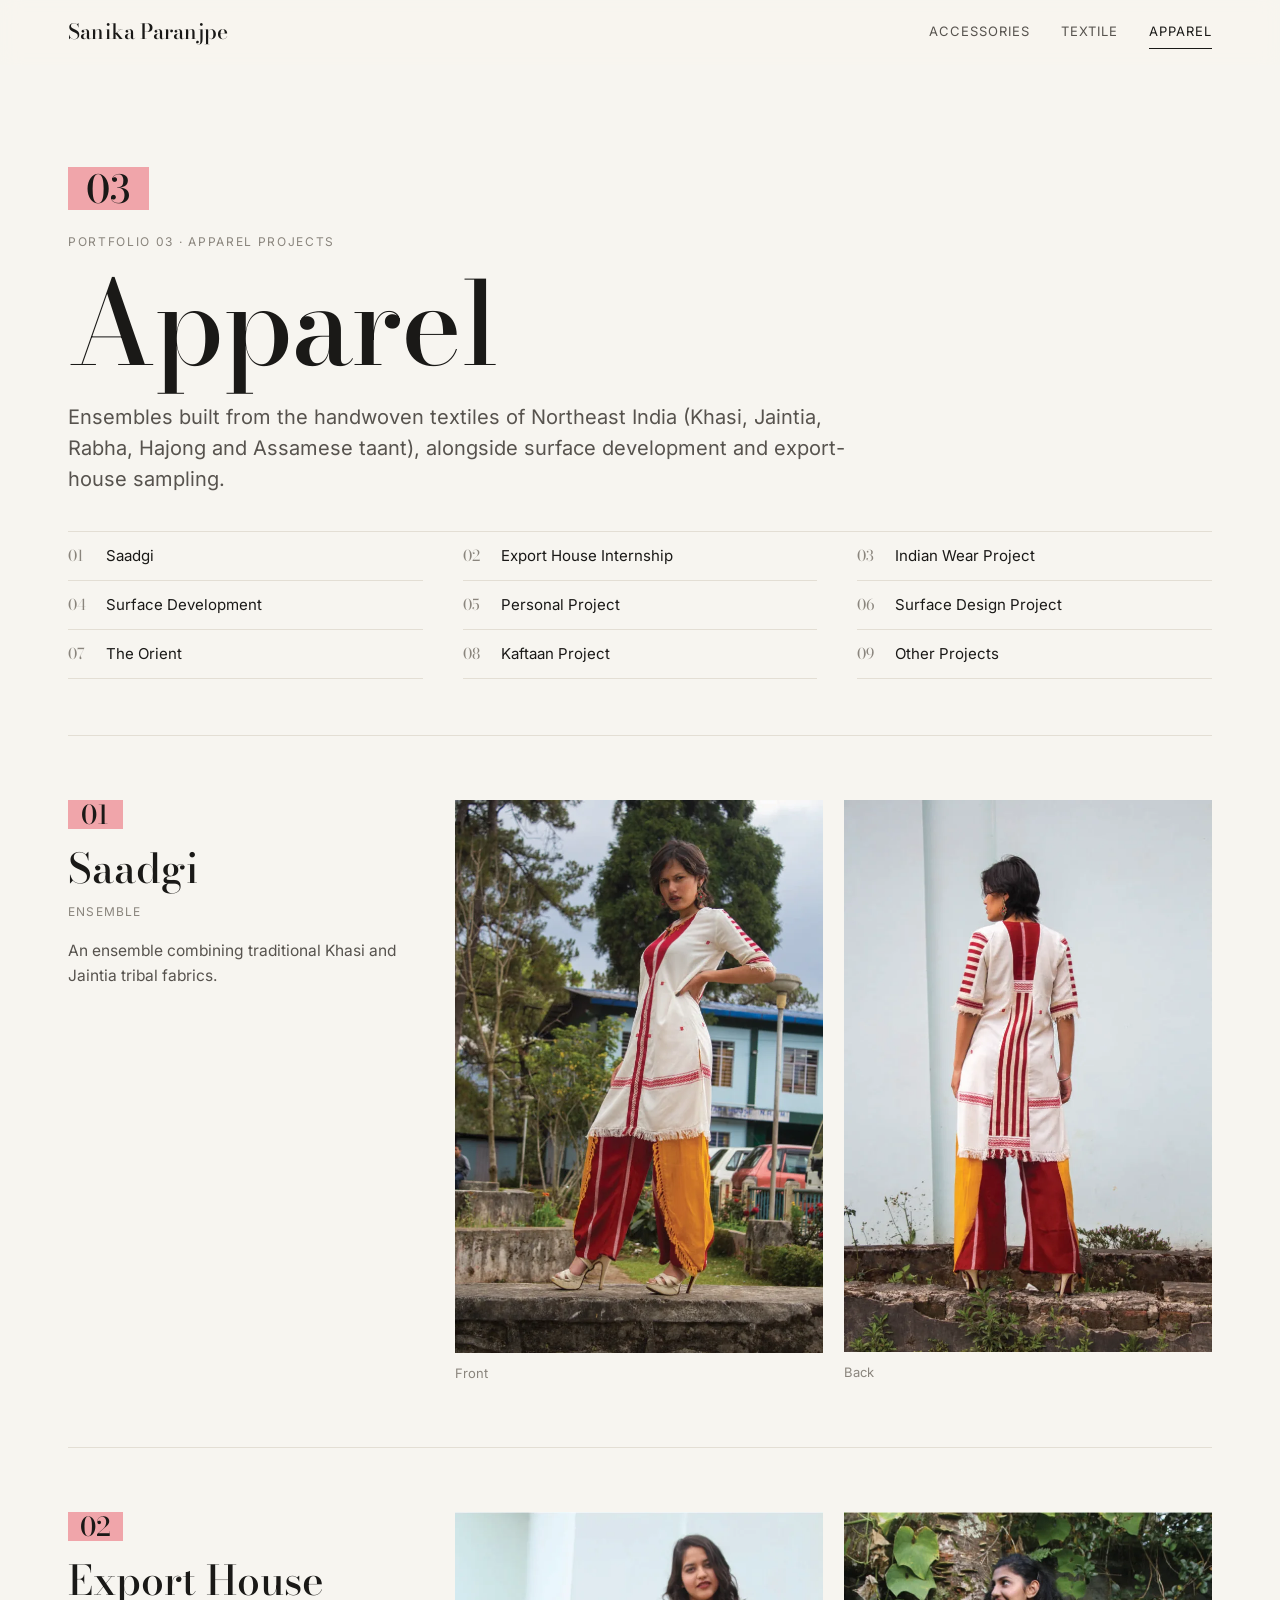
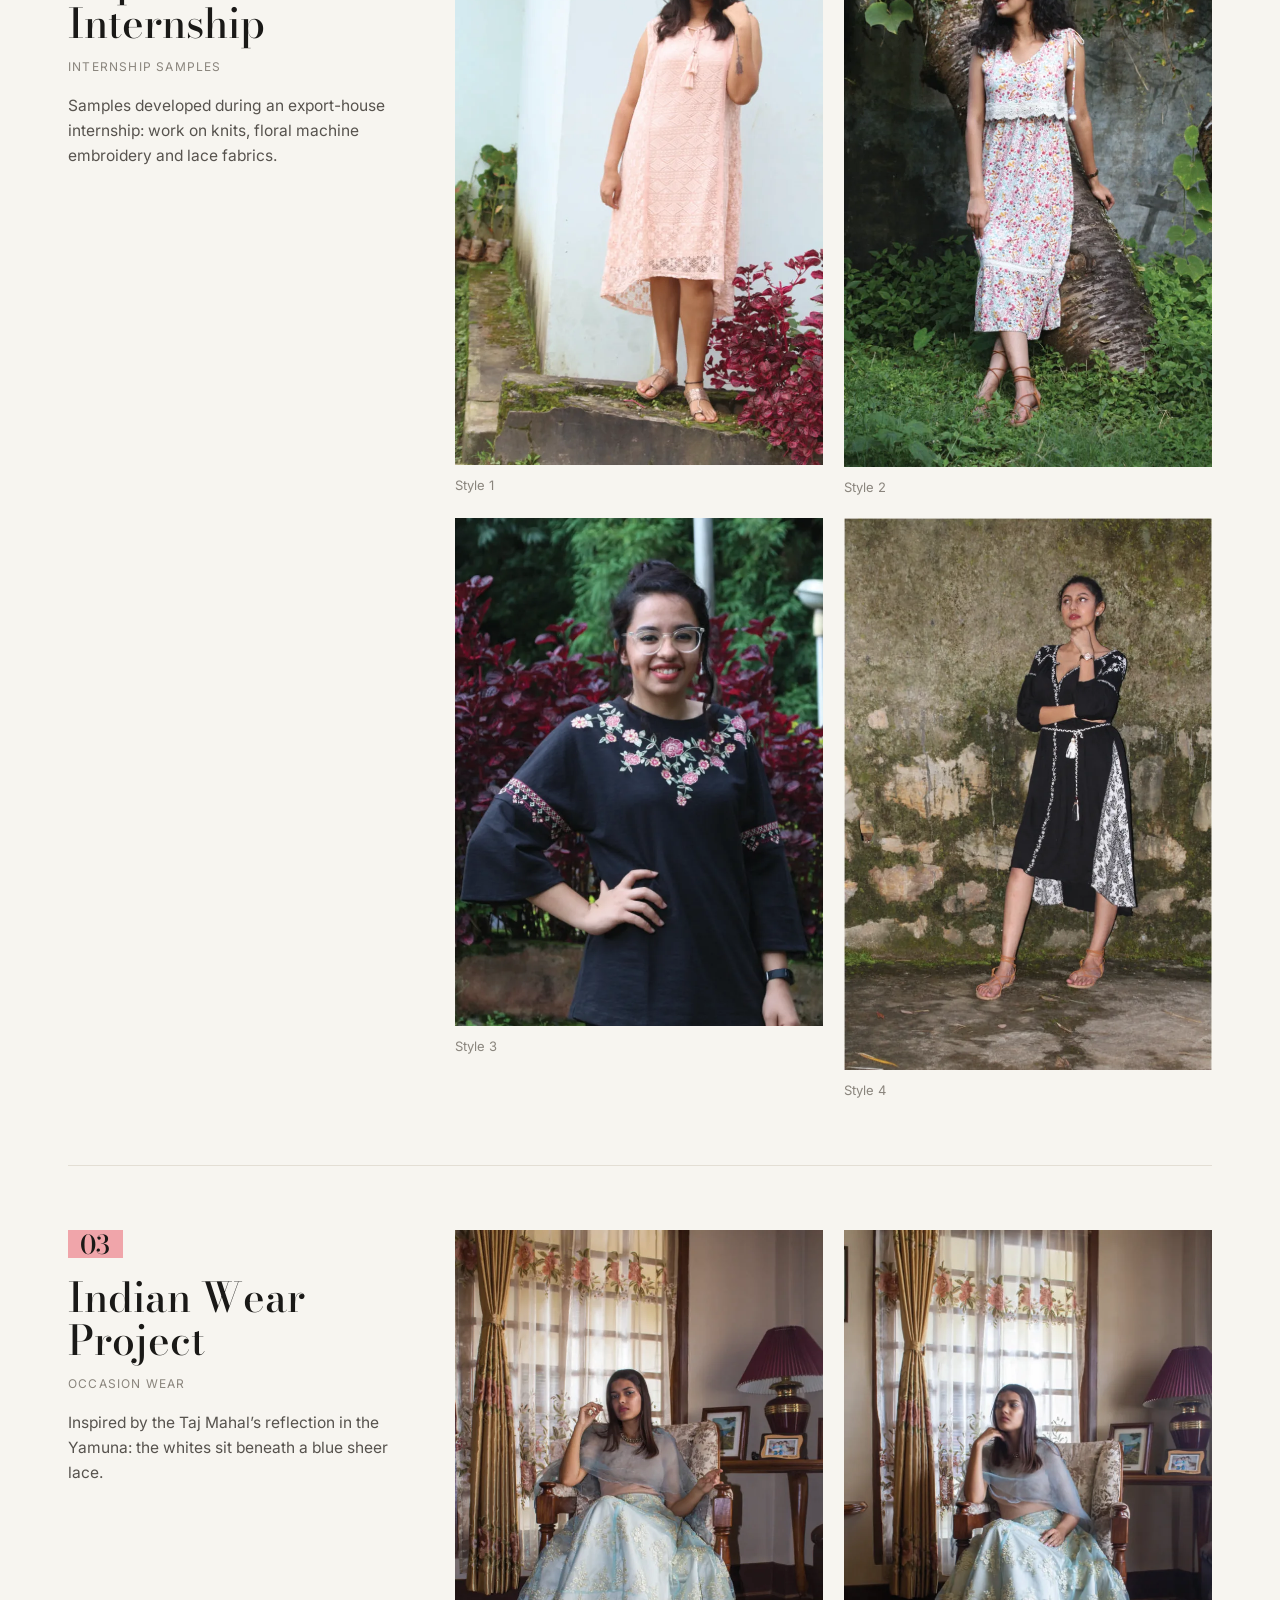
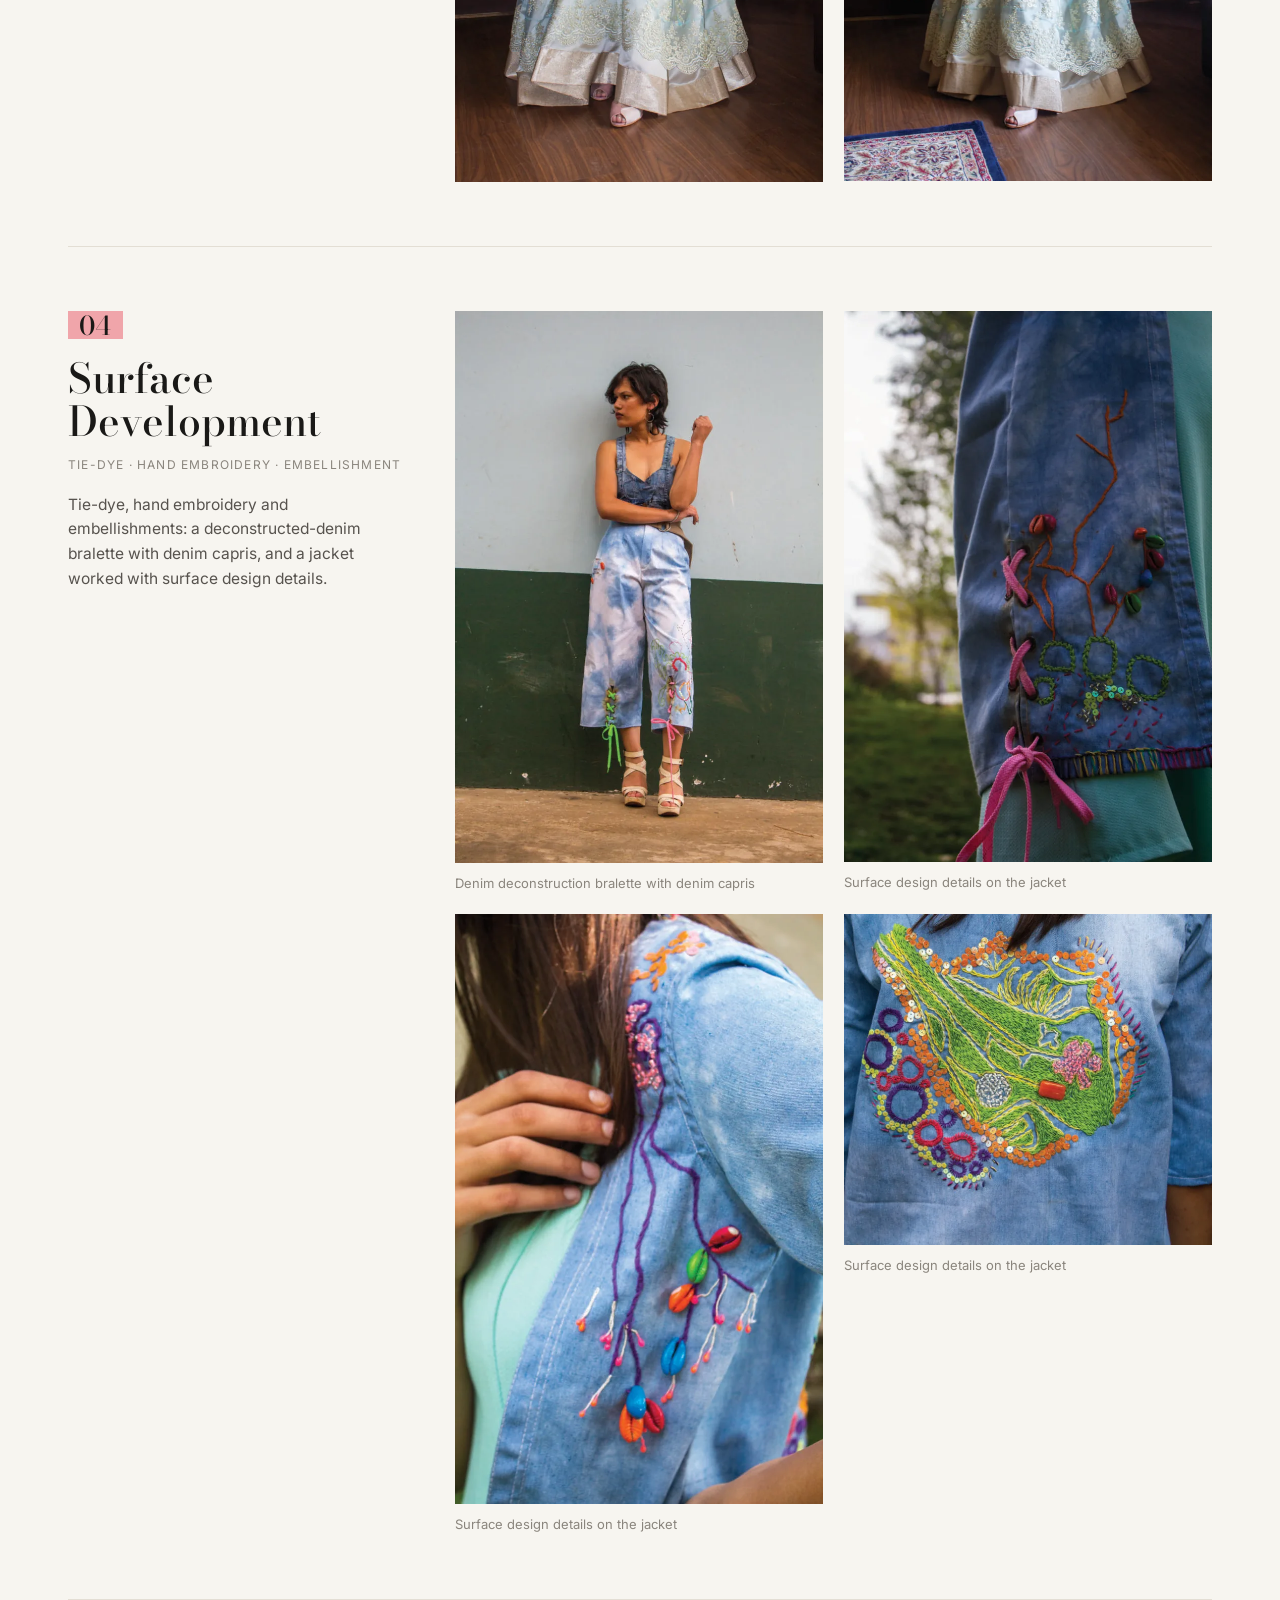
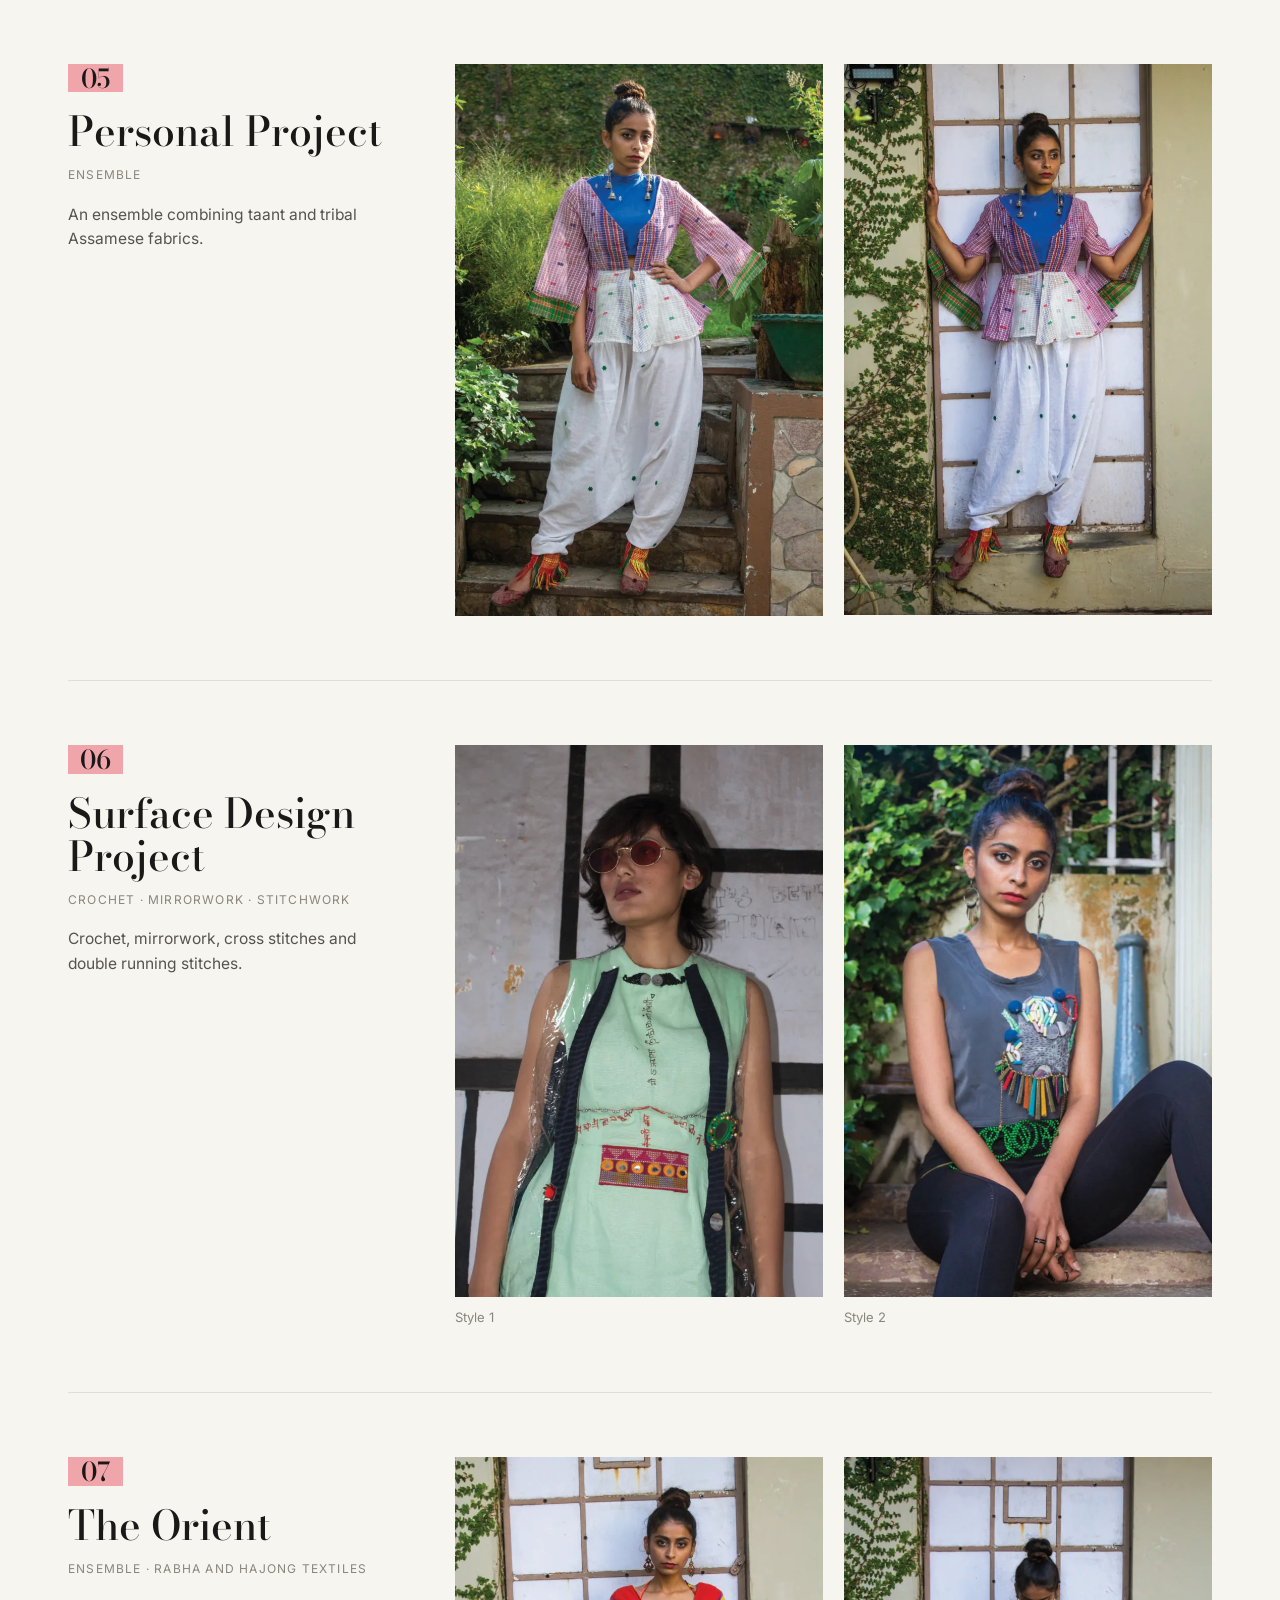
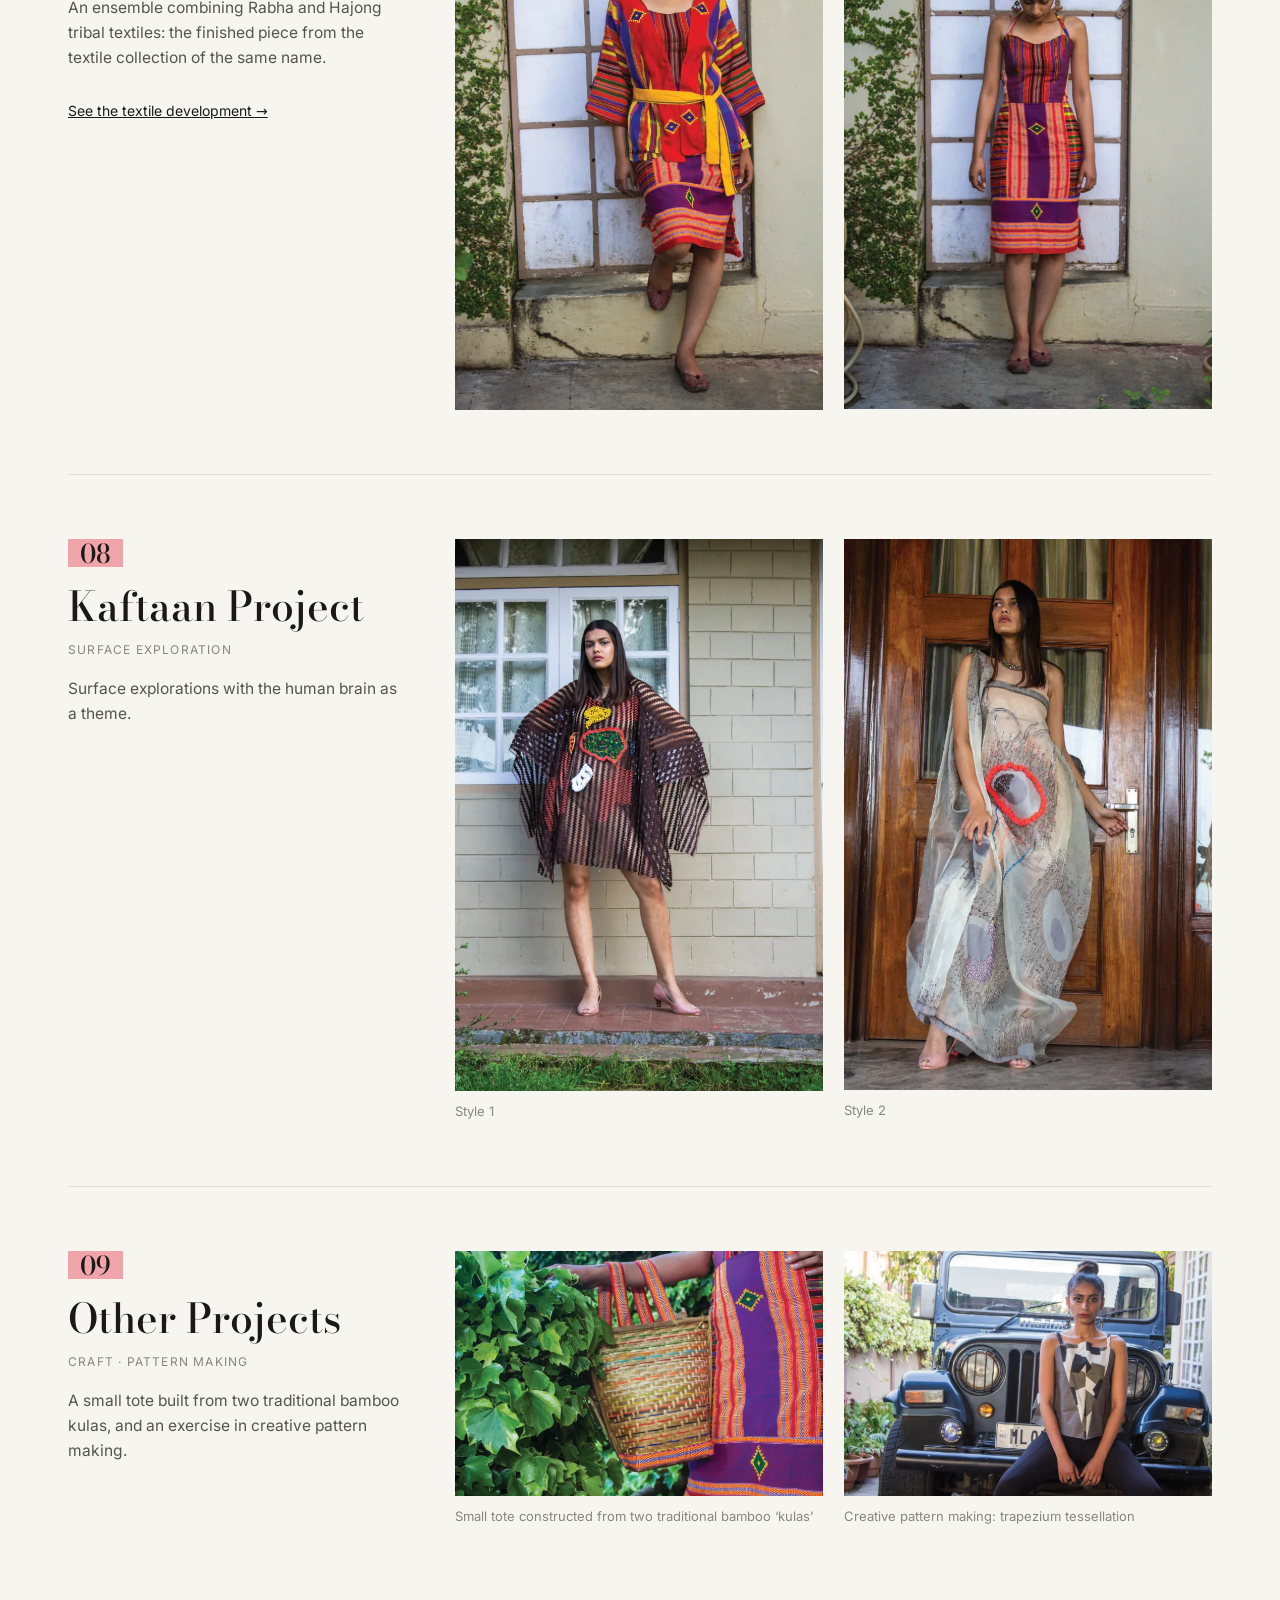
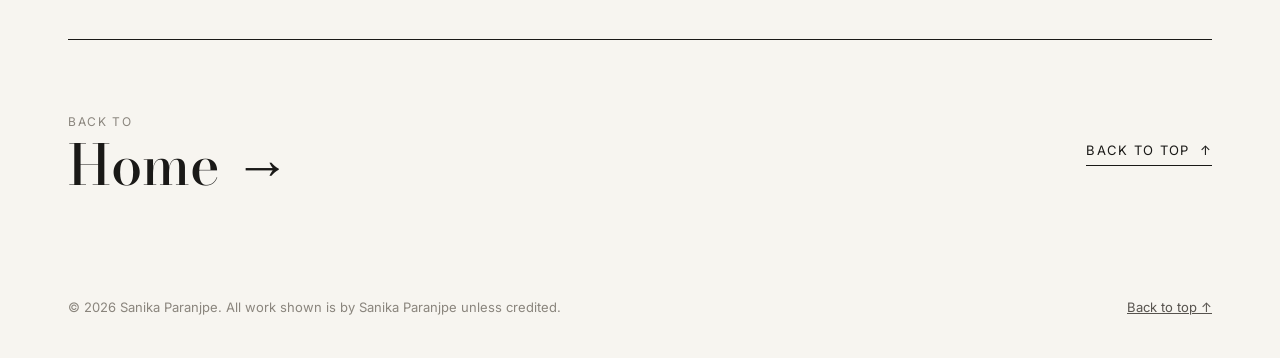
<file: apparel.html>
<!doctype html>
<html lang="en">
<head>
<meta charset="utf-8">
<meta name="viewport" content="width=device-width, initial-scale=1">
<title>Apparel · Sanika Paranjpe</title>
<meta name="description" content="Apparel portfolio of Sanika Paranjpe. Ensembles built from the handwoven textiles of Northeast India (Khasi, Jaintia, Rabha, Hajong and Assamese taant), alongside surface development and export-house sampling.">
<link rel="canonical" href="https://sanikaparanjpe97.github.io/apparel.html">
<meta property="og:type" content="website">
<meta property="og:title" content="Apparel · Sanika Paranjpe">
<meta property="og:description" content="Apparel portfolio of Sanika Paranjpe. Ensembles built from the handwoven textiles of Northeast India (Khasi, Jaintia, Rabha, Hajong and Assamese taant), alongside surface development and export-house sampling.">
<meta property="og:url" content="https://sanikaparanjpe97.github.io/apparel.html">
<meta property="og:image" content="https://sanikaparanjpe97.github.io/assets/img/og.jpg">
<meta name="twitter:card" content="summary_large_image">
<meta name="theme-color" content="#f7f5f0">
<link rel="icon" href="assets/favicon.svg" type="image/svg+xml">
<link rel="preload" href="assets/fonts/bodoni-moda-normal-latin.woff2" as="font" type="font/woff2" crossorigin>
<link rel="preload" href="assets/fonts/inter-normal-latin.woff2" as="font" type="font/woff2" crossorigin>
<link rel="stylesheet" href="assets/css/fonts.css">
<link rel="stylesheet" href="assets/css/site.css">
</head>
<body class="page-apparel">
<a class="skip" href="#main">Skip to content</a>
<header class="site-header">
  <div class="wrap">
    <a class="brand" href="./">Sanika Paranjpe</a>
    <nav class="nav" aria-label="Portfolios">
      <a href="accessories.html">Accessories</a>
      <a href="textile.html">Textile</a>
      <a href="apparel.html" aria-current="page">Apparel</a>
    </nav>
  </div>
</header>
<main id="main">
<div class="wrap">
  <section class="page-hero">
    <span class="tag">03</span>
    <p class="eyebrow">Portfolio 03 · Apparel projects</p>
    <h1>Apparel</h1>
    <p class="lede">Ensembles built from the handwoven textiles of Northeast India (Khasi, Jaintia, Rabha, Hajong and Assamese taant), alongside surface development and export-house sampling.</p>
    <nav class="index" aria-label="Projects">
      <ol>
        <li><a href="#saadgi"><b>01</b>Saadgi</a></li>
        <li><a href="#export-house"><b>02</b>Export House Internship</a></li>
        <li><a href="#indian-wear"><b>03</b>Indian Wear Project</a></li>
        <li><a href="#surface-development"><b>04</b>Surface Development</a></li>
        <li><a href="#personal-project"><b>05</b>Personal Project</a></li>
        <li><a href="#surface-design"><b>06</b>Surface Design Project</a></li>
        <li><a href="#the-orient"><b>07</b>The Orient</a></li>
        <li><a href="#kaftaan"><b>08</b>Kaftaan Project</a></li>
        <li><a href="#other-projects"><b>09</b>Other Projects</a></li>
      </ol>
    </nav>
  </section>
  <section class="project" id="saadgi">
    <div class="project-text">
      <span class="tag">01</span>
      <h2 class="project-title">Saadgi</h2>
      <p class="meta">Ensemble</p>
      <p>An ensemble combining traditional Khasi and Jaintia tribal fabrics.</p>
    </div>
    <div class="photos">
      <figure class="photo"><a href="assets/img/apparel/app-saadgi-front.webp" data-lightbox data-caption="Front"><img src="assets/img/apparel/app-saadgi-front.webp" width="729" height="1094" alt="Saadgi: Front" loading="lazy" decoding="async"></a><figcaption>Front</figcaption></figure>
      <figure class="photo"><a href="assets/img/apparel/app-saadgi-back.webp" data-lightbox data-caption="Back"><img src="assets/img/apparel/app-saadgi-back.webp" width="730" height="1094" alt="Saadgi: Back" loading="lazy" decoding="async"></a><figcaption>Back</figcaption></figure>
    </div>
  </section>
  <section class="project" id="export-house">
    <div class="project-text">
      <span class="tag">02</span>
      <h2 class="project-title">Export House Internship</h2>
      <p class="meta">Internship samples</p>
      <p>Samples developed during an export-house internship: work on knits, floral machine embroidery and lace fabrics.</p>
    </div>
    <div class="photos">
      <figure class="photo"><a href="assets/img/apparel/app-export-1.webp" data-lightbox data-caption="Style 1"><img src="assets/img/apparel/app-export-1.webp" width="729" height="1094" alt="Export House Internship: Style 1" loading="lazy" decoding="async"></a><figcaption>Style 1</figcaption></figure>
      <figure class="photo"><a href="assets/img/apparel/app-export-2.webp" data-lightbox data-caption="Style 2"><img src="assets/img/apparel/app-export-2.webp" width="726" height="1094" alt="Export House Internship: Style 2" loading="lazy" decoding="async"></a><figcaption>Style 2</figcaption></figure>
      <figure class="photo"><a href="assets/img/apparel/app-export-3.webp" data-lightbox data-caption="Style 3"><img src="assets/img/apparel/app-export-3.webp" width="674" height="930" alt="Export House Internship: Style 3" loading="lazy" decoding="async"></a><figcaption>Style 3</figcaption></figure>
      <figure class="photo"><a href="assets/img/apparel/app-export-4.webp" data-lightbox data-caption="Style 4"><img src="assets/img/apparel/app-export-4.webp" width="730" height="1094" alt="Export House Internship: Style 4" loading="lazy" decoding="async"></a><figcaption>Style 4</figcaption></figure>
    </div>
  </section>
  <section class="project" id="indian-wear">
    <div class="project-text">
      <span class="tag">03</span>
      <h2 class="project-title">Indian Wear Project</h2>
      <p class="meta">Occasion wear</p>
      <p>Inspired by the Taj Mahal’s reflection in the Yamuna: the whites sit beneath a blue sheer lace.</p>
    </div>
    <div class="photos">
      <figure class="photo"><a href="assets/img/apparel/app-indian-1.webp" data-lightbox data-caption="Indian Wear Project"><img src="assets/img/apparel/app-indian-1.webp" width="729" height="1094" alt="Indian Wear Project, photographed look" loading="lazy" decoding="async"></a></figure>
      <figure class="photo"><a href="assets/img/apparel/app-indian-2.webp" data-lightbox data-caption="Indian Wear Project"><img src="assets/img/apparel/app-indian-2.webp" width="730" height="1094" alt="Indian Wear Project, photographed look" loading="lazy" decoding="async"></a></figure>
    </div>
  </section>
  <section class="project" id="surface-development">
    <div class="project-text">
      <span class="tag">04</span>
      <h2 class="project-title">Surface Development</h2>
      <p class="meta">Tie-dye · Hand embroidery · Embellishment</p>
      <p>Tie-dye, hand embroidery and embellishments: a deconstructed-denim bralette with denim capris, and a jacket worked with surface design details.</p>
    </div>
    <div class="photos">
      <figure class="photo"><a href="assets/img/apparel/app-surface-1.webp" data-lightbox data-caption="Denim deconstruction bralette with denim capris"><img src="assets/img/apparel/app-surface-1.webp" width="729" height="1094" alt="Surface Development: Denim deconstruction bralette with denim capris" loading="lazy" decoding="async"></a><figcaption>Denim deconstruction bralette with denim capris</figcaption></figure>
      <figure class="photo"><a href="assets/img/apparel/app-surface-2.webp" data-lightbox data-caption="Surface design details on the jacket"><img src="assets/img/apparel/app-surface-2.webp" width="730" height="1094" alt="Surface Development: Surface design details on the jacket" loading="lazy" decoding="async"></a><figcaption>Surface design details on the jacket</figcaption></figure>
      <figure class="photo"><a href="assets/img/apparel/app-surface-3.webp" data-lightbox data-caption="Surface design details on the jacket"><img src="assets/img/apparel/app-surface-3.webp" width="683" height="1094" alt="Surface Development: Surface design details on the jacket" loading="lazy" decoding="async"></a><figcaption>Surface design details on the jacket</figcaption></figure>
      <figure class="photo"><a href="assets/img/apparel/app-surface-4.webp" data-lightbox data-caption="Surface design details on the jacket"><img src="assets/img/apparel/app-surface-4.webp" width="730" height="655" alt="Surface Development: Surface design details on the jacket" loading="lazy" decoding="async"></a><figcaption>Surface design details on the jacket</figcaption></figure>
    </div>
  </section>
  <section class="project" id="personal-project">
    <div class="project-text">
      <span class="tag">05</span>
      <h2 class="project-title">Personal Project</h2>
      <p class="meta">Ensemble</p>
      <p>An ensemble combining taant and tribal Assamese fabrics.</p>
    </div>
    <div class="photos">
      <figure class="photo"><a href="assets/img/apparel/app-personal-1.webp" data-lightbox data-caption="Personal Project"><img src="assets/img/apparel/app-personal-1.webp" width="729" height="1094" alt="Personal Project, photographed look" loading="lazy" decoding="async"></a></figure>
      <figure class="photo"><a href="assets/img/apparel/app-personal-2.webp" data-lightbox data-caption="Personal Project"><img src="assets/img/apparel/app-personal-2.webp" width="730" height="1094" alt="Personal Project, photographed look" loading="lazy" decoding="async"></a></figure>
    </div>
  </section>
  <section class="project" id="surface-design">
    <div class="project-text">
      <span class="tag">06</span>
      <h2 class="project-title">Surface Design Project</h2>
      <p class="meta">Crochet · Mirrorwork · Stitchwork</p>
      <p>Crochet, mirrorwork, cross stitches and double running stitches.</p>
    </div>
    <div class="photos">
      <figure class="photo"><a href="assets/img/apparel/app-crochet-1.webp" data-lightbox data-caption="Style 1"><img src="assets/img/apparel/app-crochet-1.webp" width="729" height="1094" alt="Surface Design Project: Style 1" loading="lazy" decoding="async"></a><figcaption>Style 1</figcaption></figure>
      <figure class="photo"><a href="assets/img/apparel/app-crochet-2.webp" data-lightbox data-caption="Style 2"><img src="assets/img/apparel/app-crochet-2.webp" width="730" height="1094" alt="Surface Design Project: Style 2" loading="lazy" decoding="async"></a><figcaption>Style 2</figcaption></figure>
    </div>
  </section>
  <section class="project" id="the-orient">
    <div class="project-text">
      <span class="tag">07</span>
      <h2 class="project-title">The Orient</h2>
      <p class="meta">Ensemble · Rabha and Hajong textiles</p>
      <p>An ensemble combining Rabha and Hajong tribal textiles: the finished piece from the textile collection of the same name.</p>
      <a class="crosslink" href="textile.html#the-orient">See the textile development →</a>
    </div>
    <div class="photos">
      <figure class="photo"><a href="assets/img/apparel/app-orient-1.webp" data-lightbox data-caption="The Orient"><img src="assets/img/apparel/app-orient-1.webp" width="729" height="1094" alt="The Orient, photographed look" loading="lazy" decoding="async"></a></figure>
      <figure class="photo"><a href="assets/img/apparel/app-orient-2.webp" data-lightbox data-caption="The Orient"><img src="assets/img/apparel/app-orient-2.webp" width="730" height="1094" alt="The Orient, photographed look" loading="lazy" decoding="async"></a></figure>
    </div>
  </section>
  <section class="project" id="kaftaan">
    <div class="project-text">
      <span class="tag">08</span>
      <h2 class="project-title">Kaftaan Project</h2>
      <p class="meta">Surface exploration</p>
      <p>Surface explorations with the human brain as a theme.</p>
    </div>
    <div class="photos">
      <figure class="photo"><a href="assets/img/apparel/app-kaftaan-1.webp" data-lightbox data-caption="Style 1"><img src="assets/img/apparel/app-kaftaan-1.webp" width="729" height="1094" alt="Kaftaan Project: Style 1" loading="lazy" decoding="async"></a><figcaption>Style 1</figcaption></figure>
      <figure class="photo"><a href="assets/img/apparel/app-kaftaan-2.webp" data-lightbox data-caption="Style 2"><img src="assets/img/apparel/app-kaftaan-2.webp" width="730" height="1094" alt="Kaftaan Project: Style 2" loading="lazy" decoding="async"></a><figcaption>Style 2</figcaption></figure>
    </div>
  </section>
  <section class="project" id="other-projects">
    <div class="project-text">
      <span class="tag">09</span>
      <h2 class="project-title">Other Projects</h2>
      <p class="meta">Craft · Pattern making</p>
      <p>A small tote built from two traditional bamboo kulas, and an exercise in creative pattern making.</p>
    </div>
    <div class="photos">
      <figure class="photo"><a href="assets/img/apparel/app-other-tote.webp" data-lightbox data-caption="Small tote constructed from two traditional bamboo ‘kulas’"><img src="assets/img/apparel/app-other-tote.webp" width="729" height="487" alt="Other Projects: Small tote constructed from two traditional bamboo ‘kulas’" loading="lazy" decoding="async"></a><figcaption>Small tote constructed from two traditional bamboo ‘kulas’</figcaption></figure>
      <figure class="photo"><a href="assets/img/apparel/app-other-pattern.webp" data-lightbox data-caption="Creative pattern making: trapezium tessellation"><img src="assets/img/apparel/app-other-pattern.webp" width="730" height="487" alt="Other Projects: Creative pattern making: trapezium tessellation" loading="lazy" decoding="async"></a><figcaption>Creative pattern making: trapezium tessellation</figcaption></figure>
    </div>
  </section>
  <nav class="next" aria-label="Next">
    <a href="./"><small>Back to</small><strong>Home <span class="arrow">→</span></strong></a>
    <a class="more" href="#main">Back to top <span>↑</span></a>
  </nav>
</div>
</main>
<footer class="site-footer">
  <div class="wrap">
    <span>© 2026 Sanika Paranjpe. All work shown is by Sanika Paranjpe unless credited.</span>
    <a href="#main">Back to top ↑</a>
  </div>
</footer>
<script src="assets/js/site.js" defer></script>
</body>
</html>
</file>
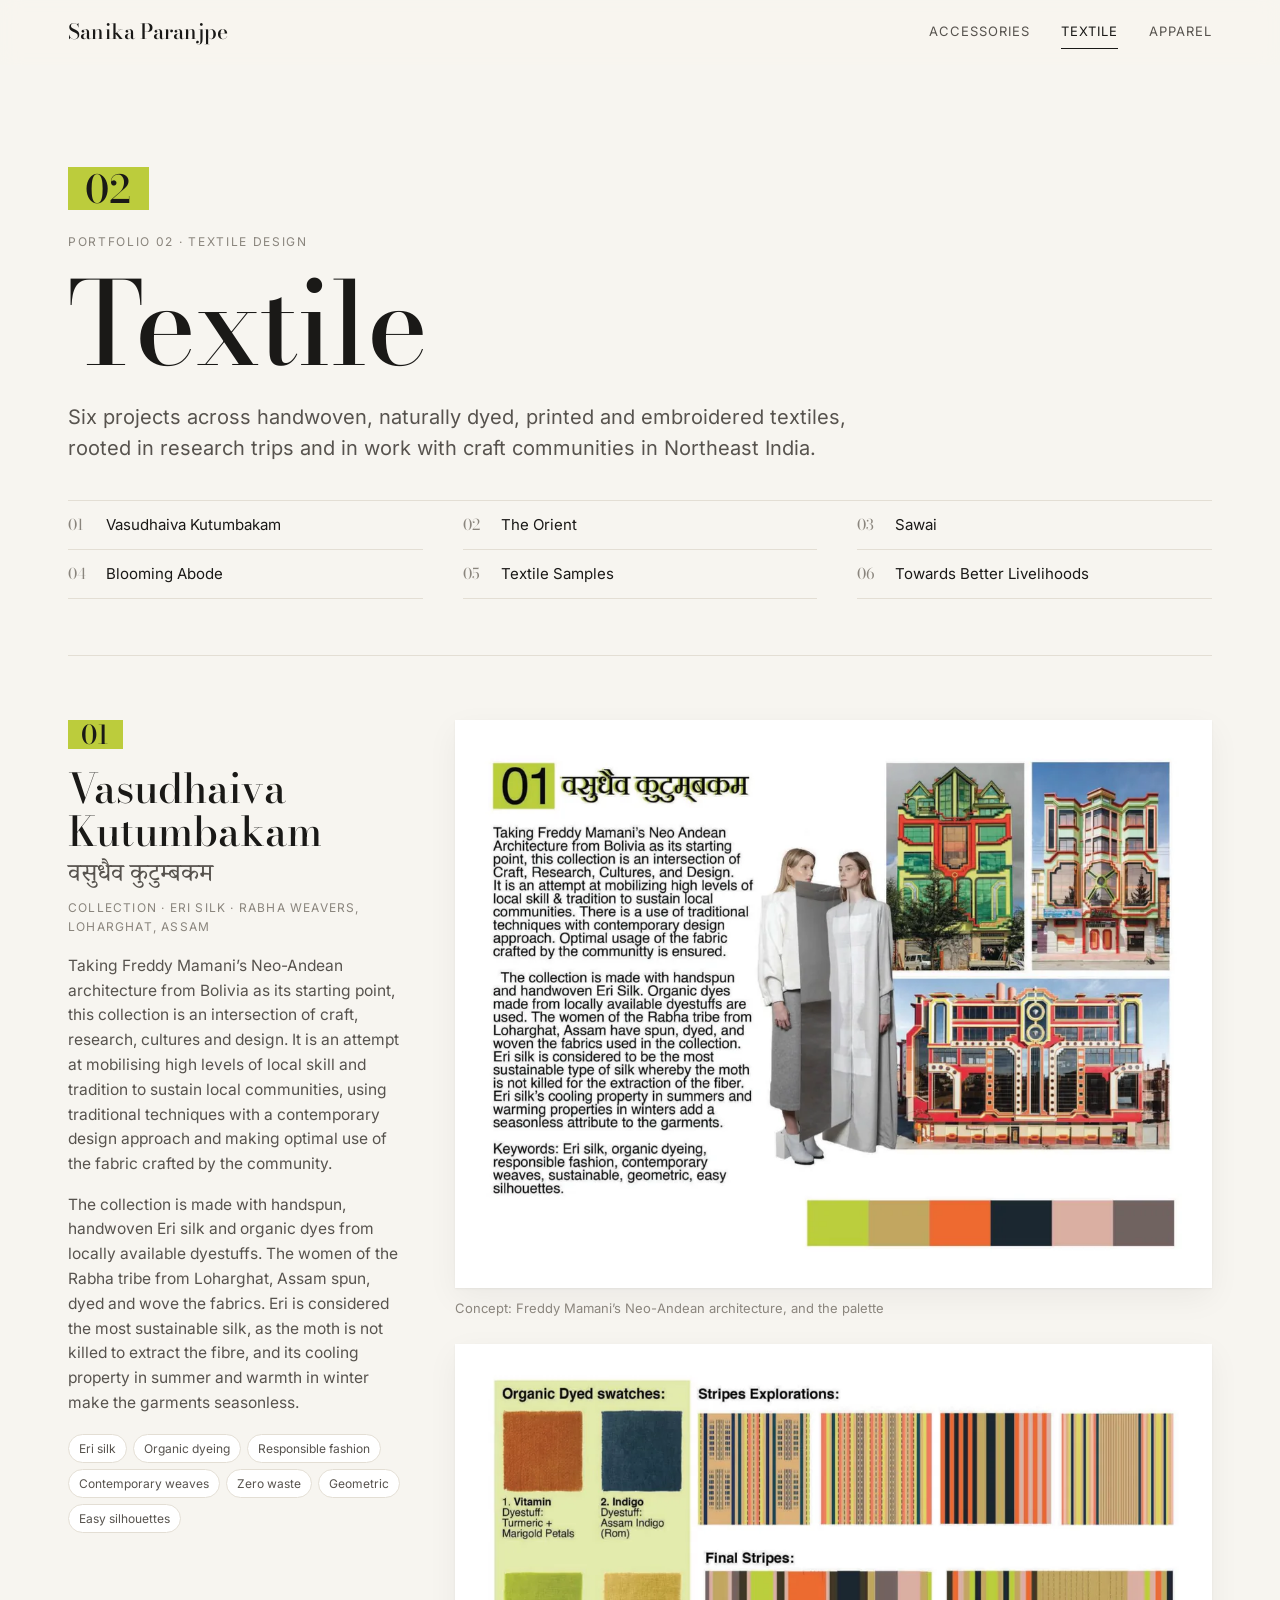
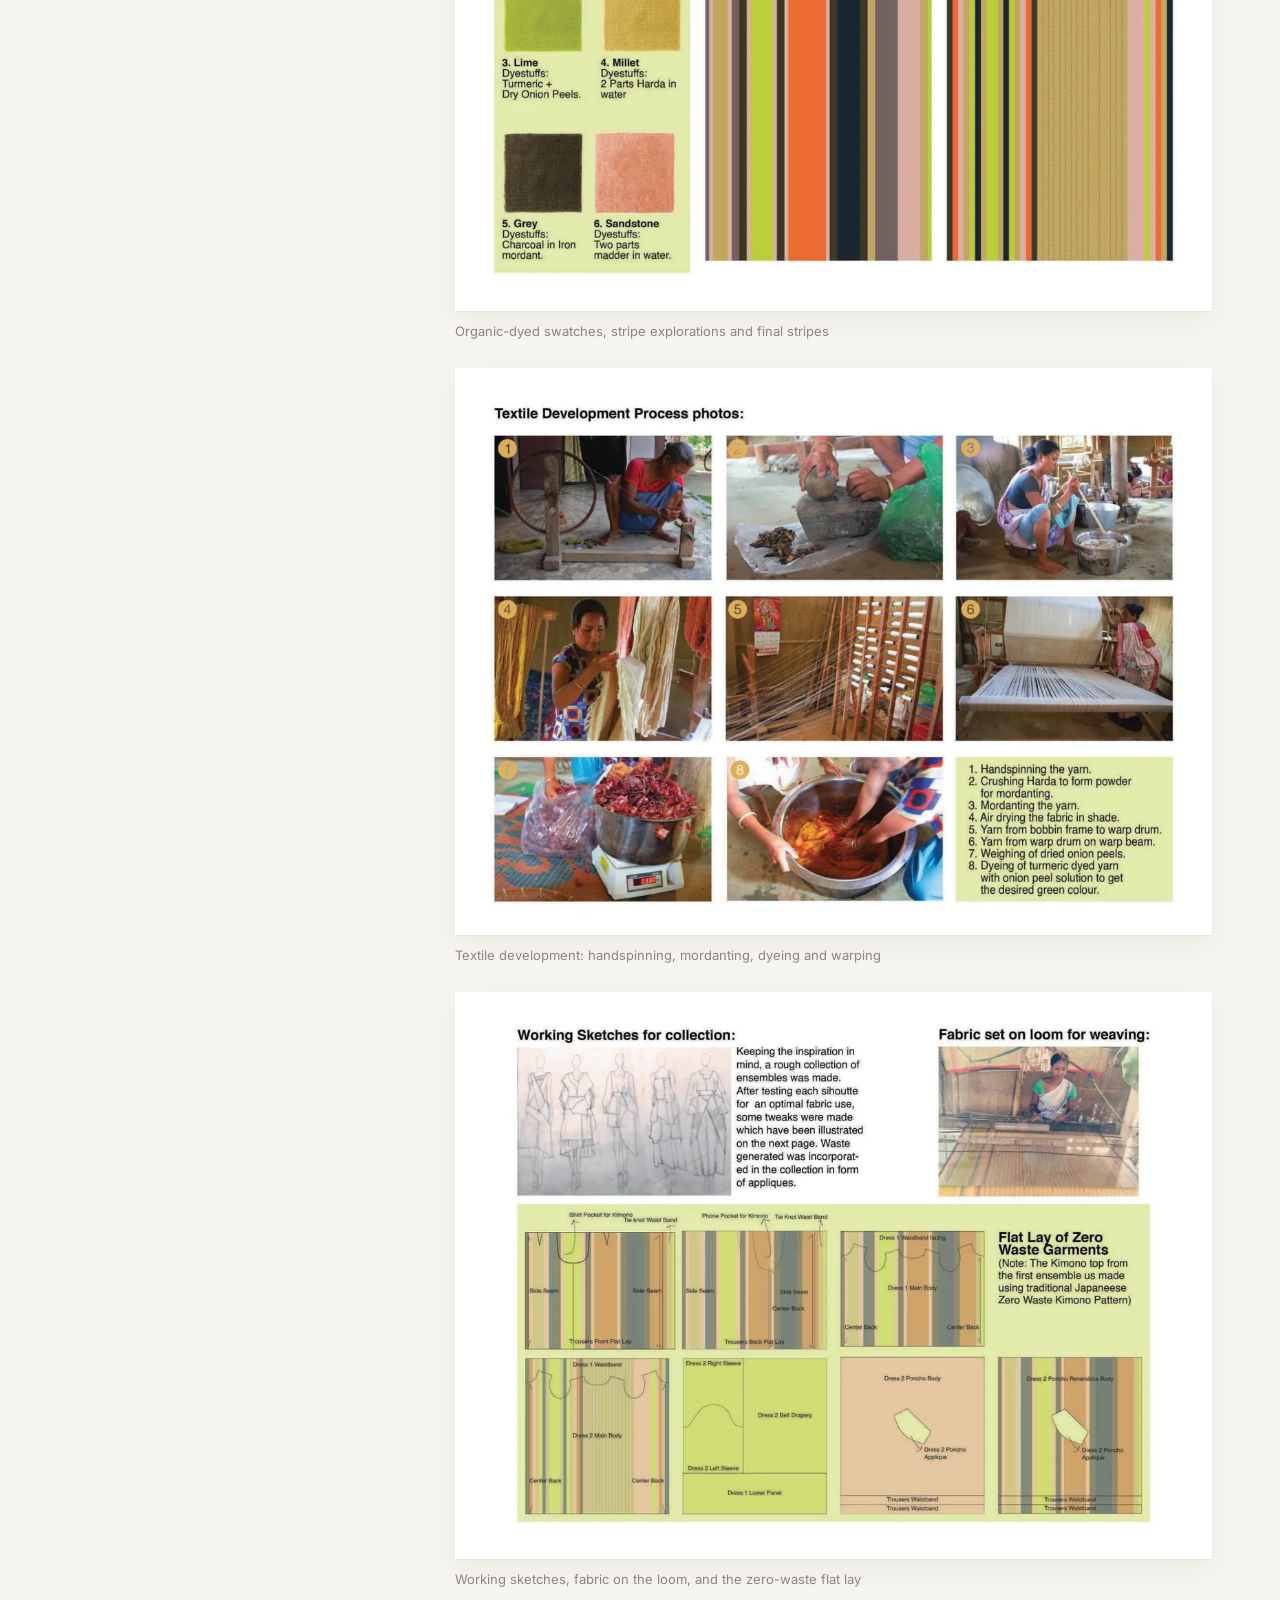
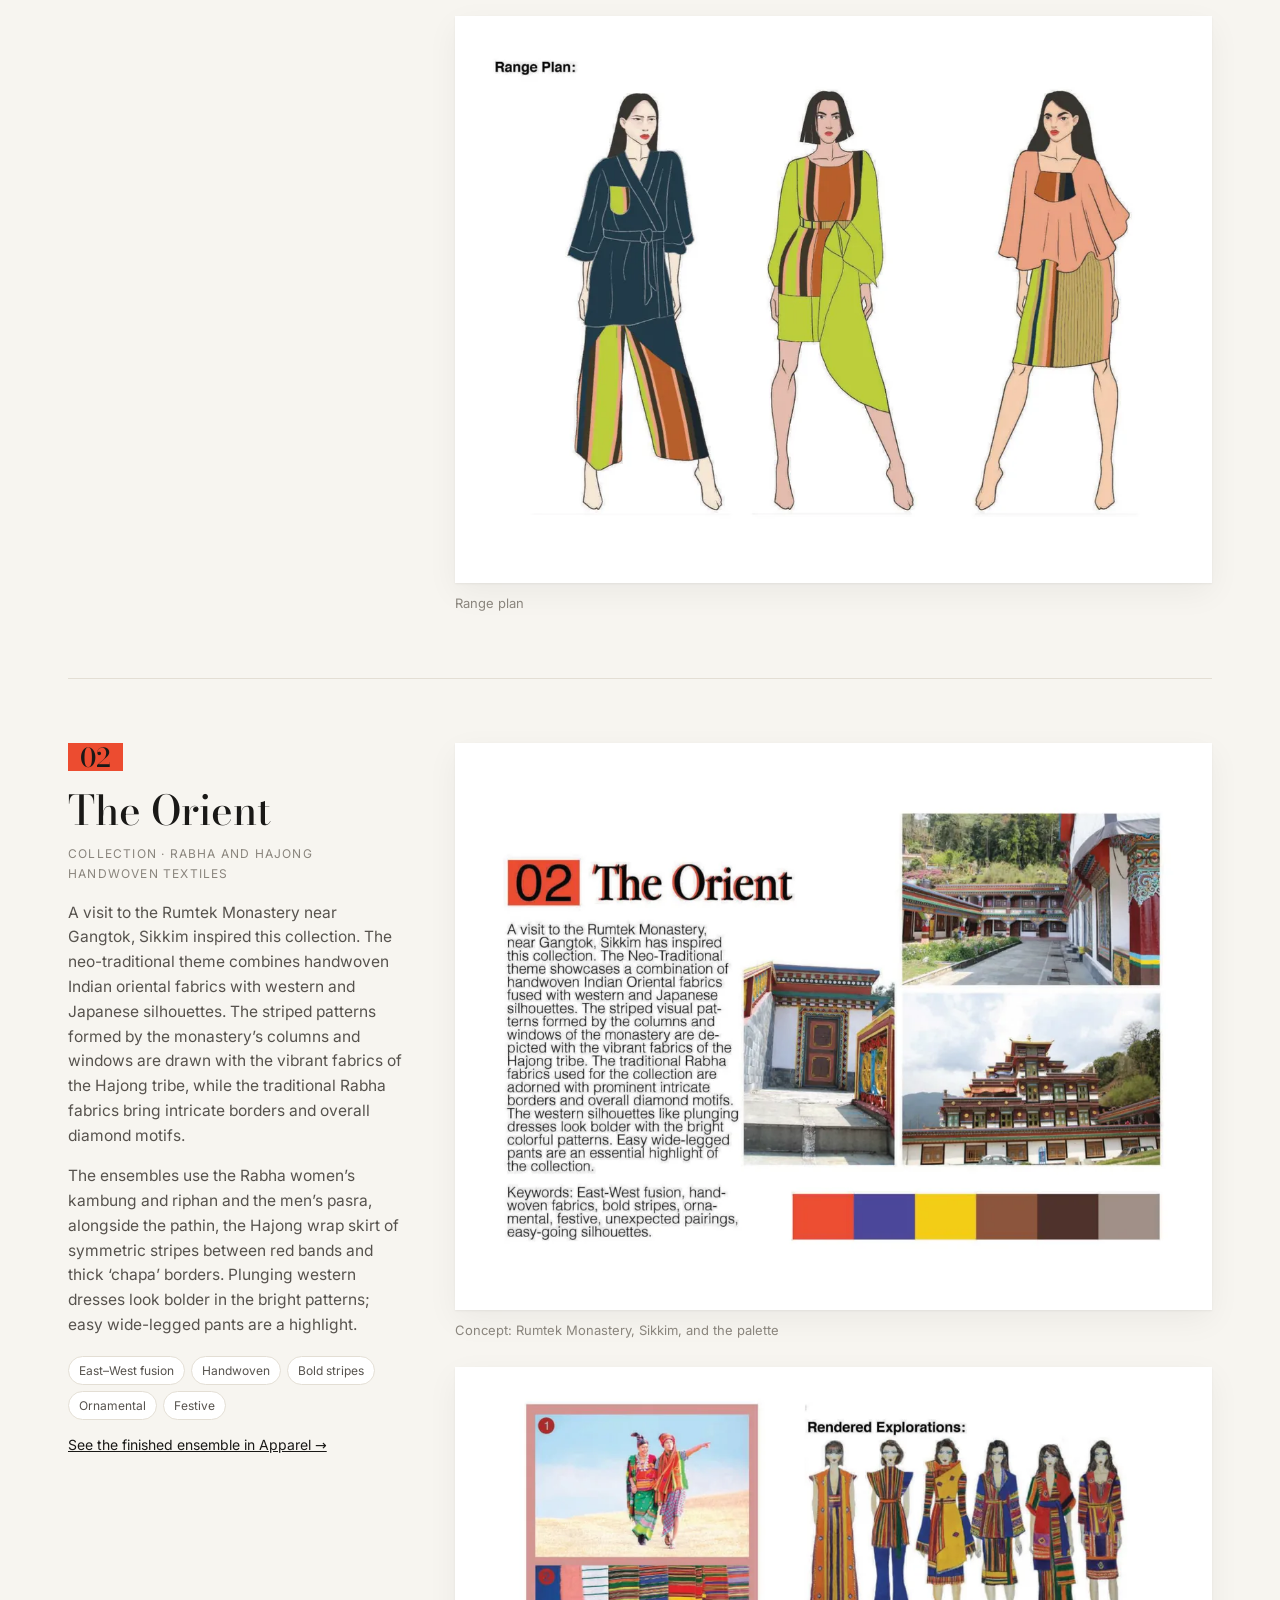
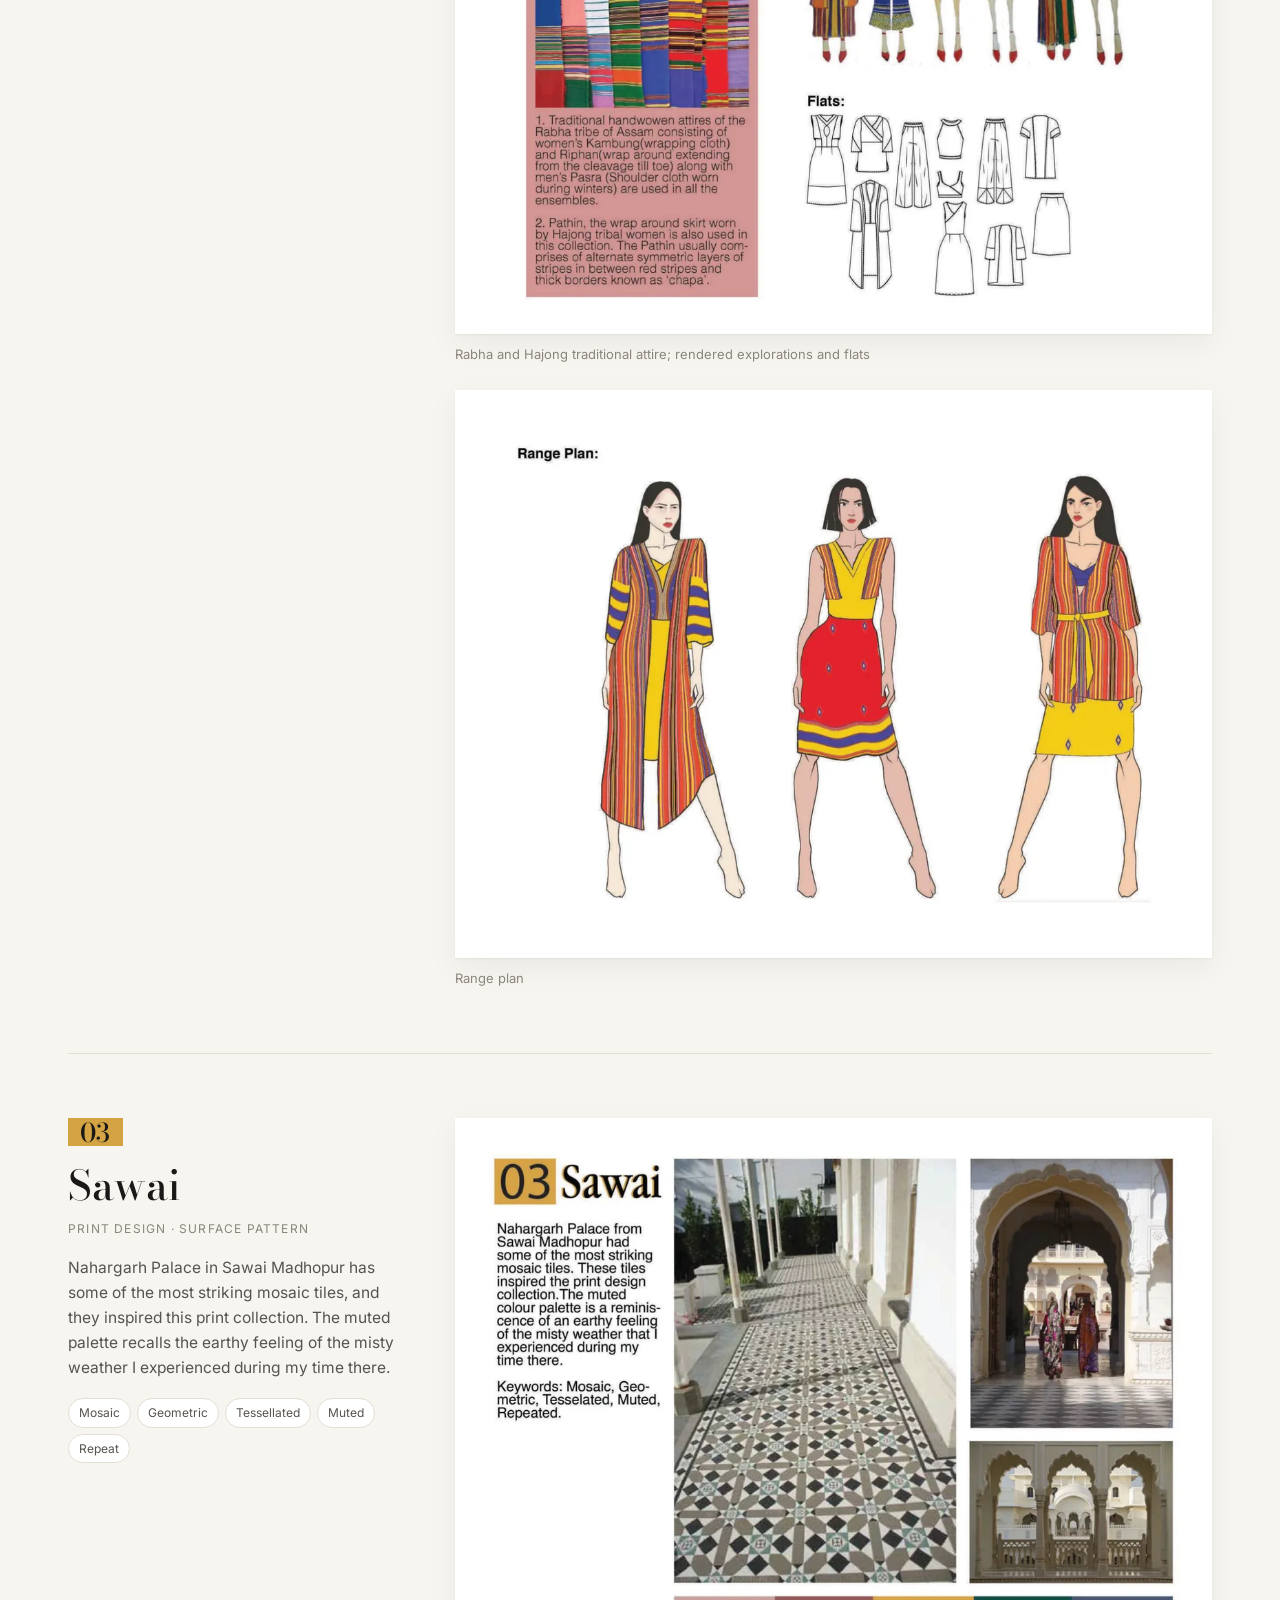
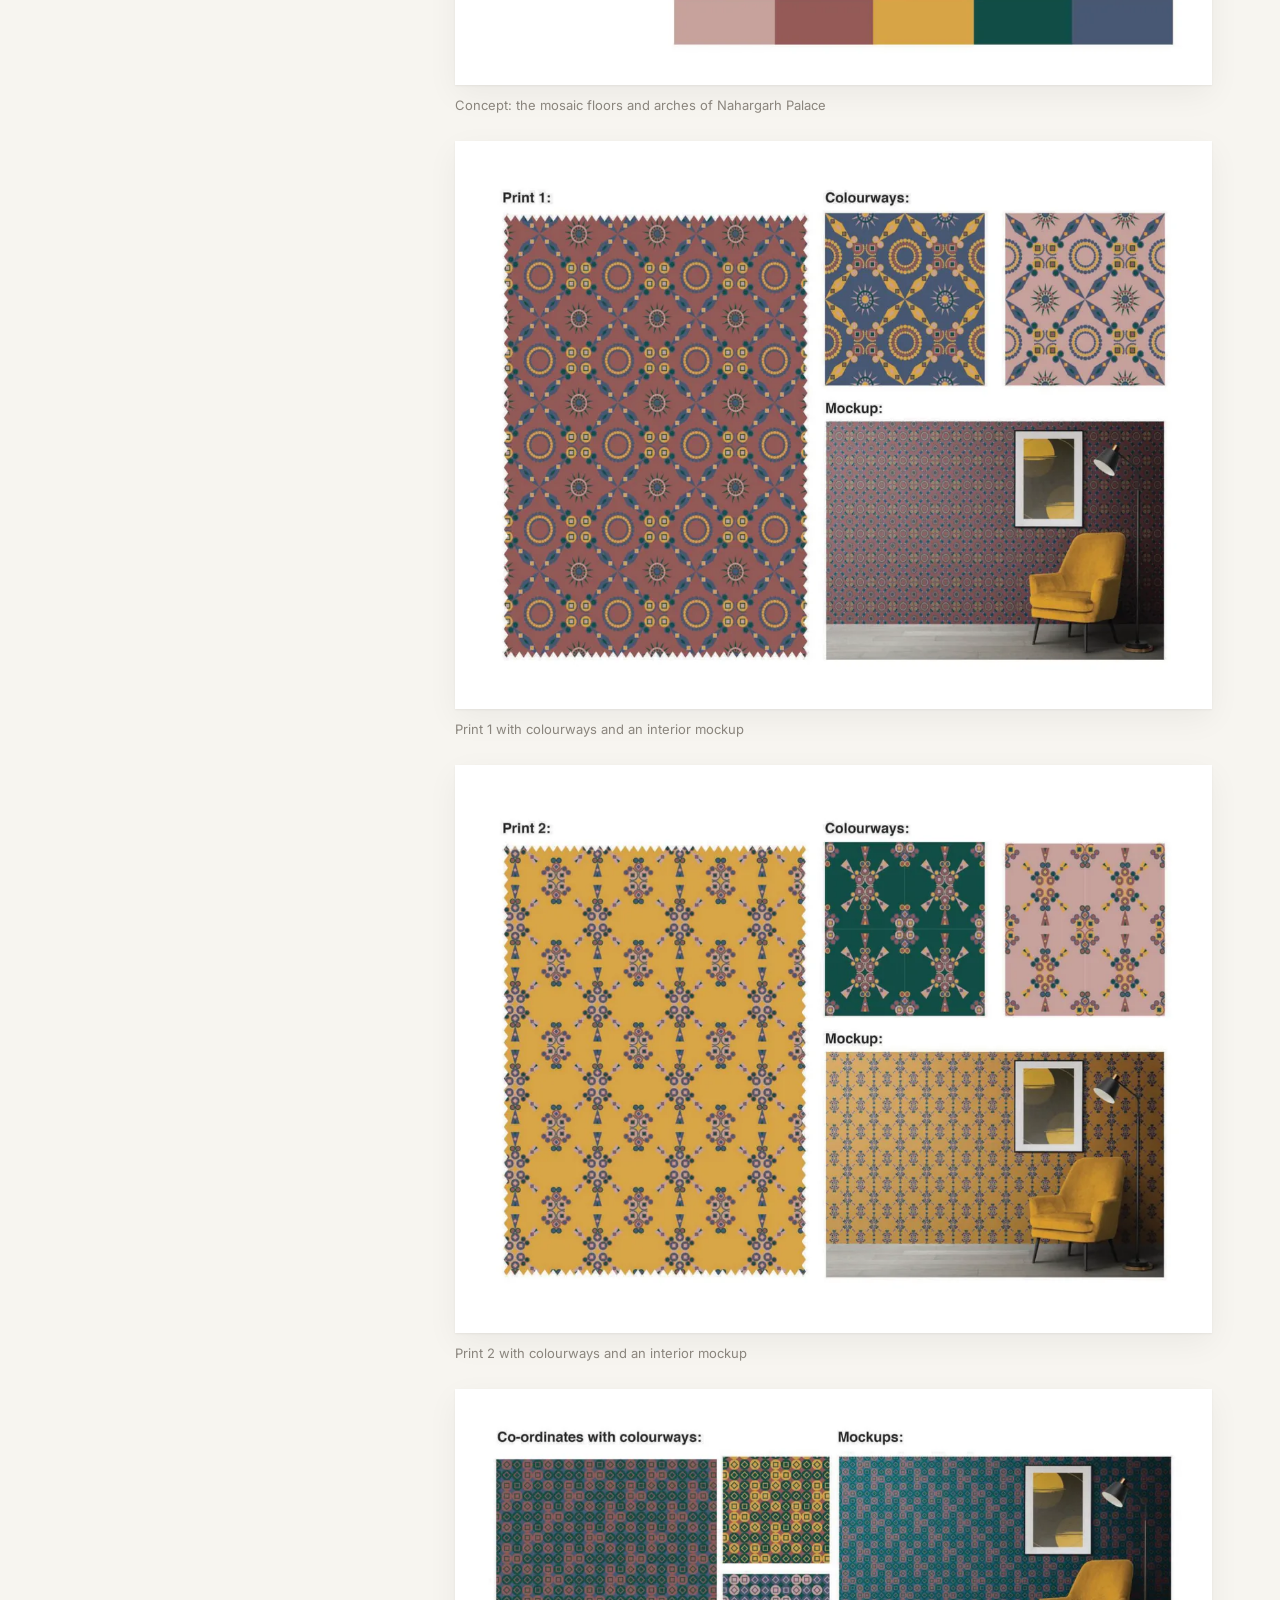
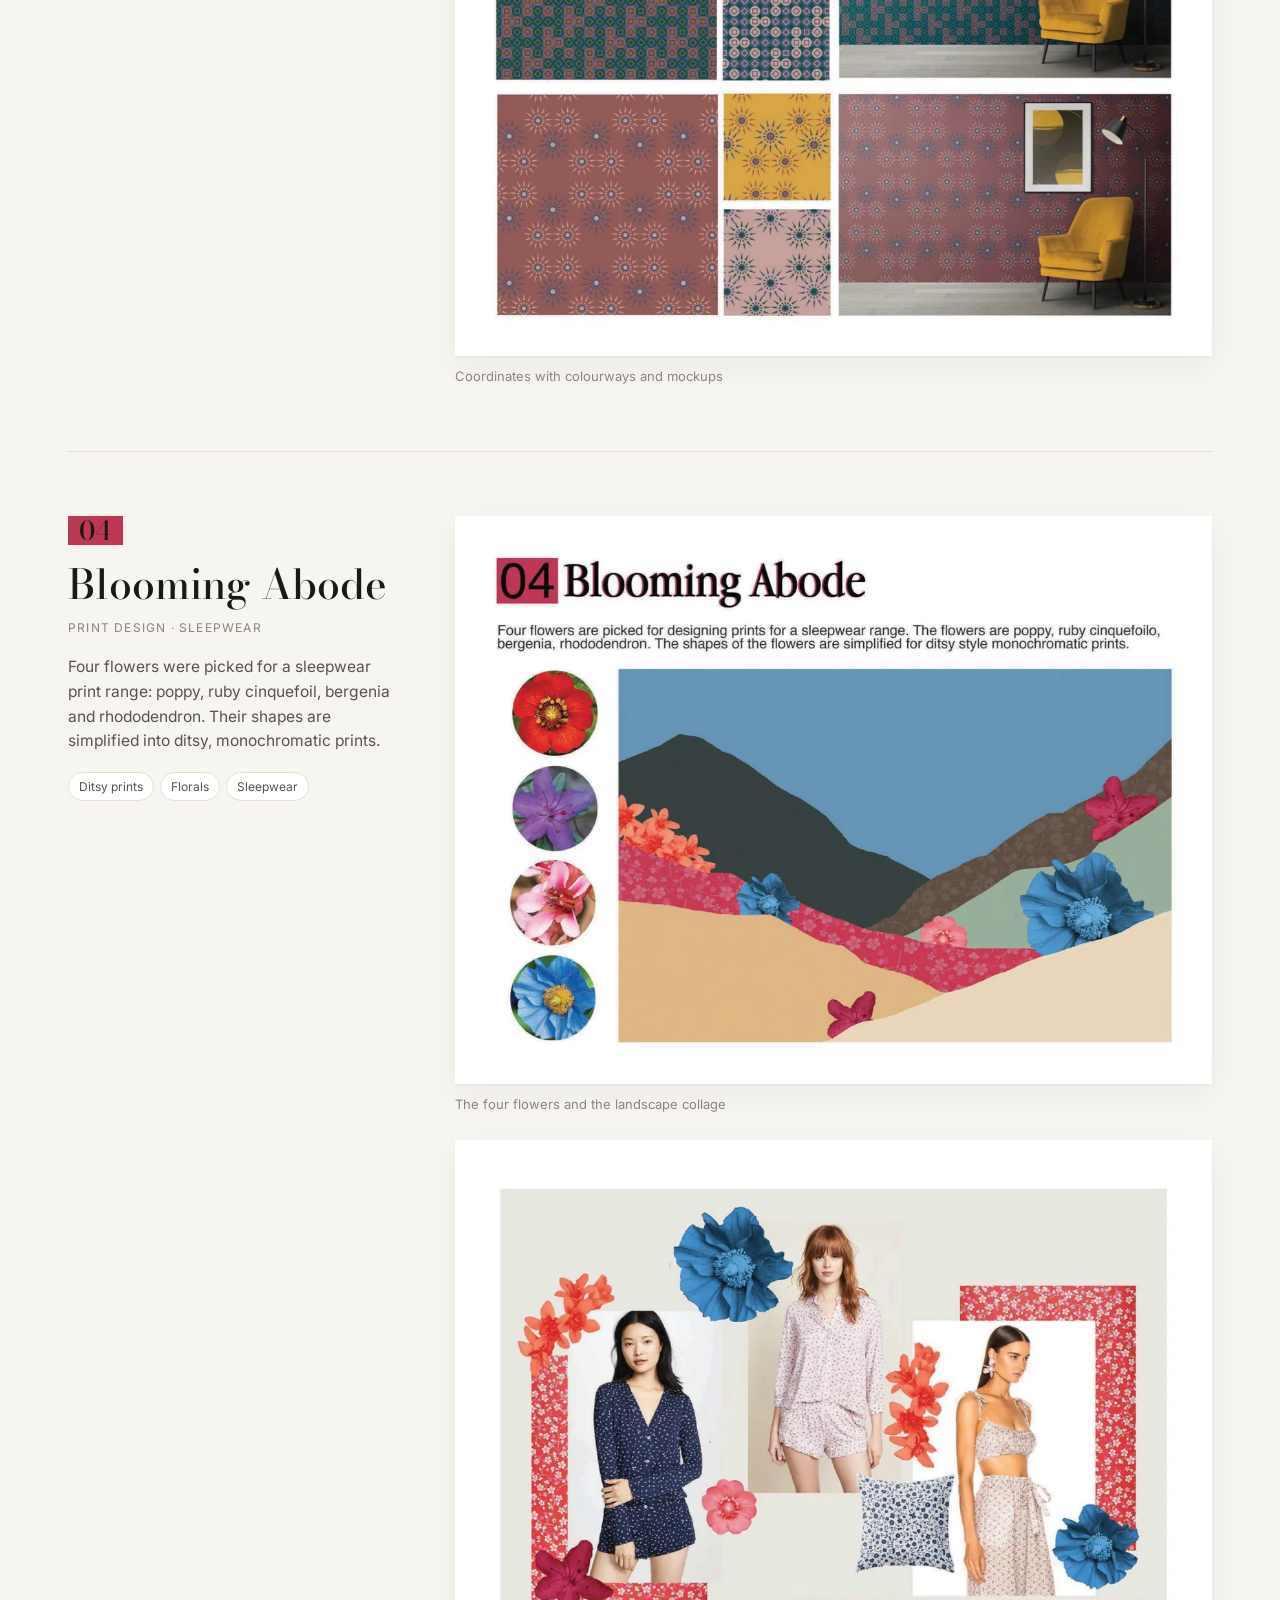
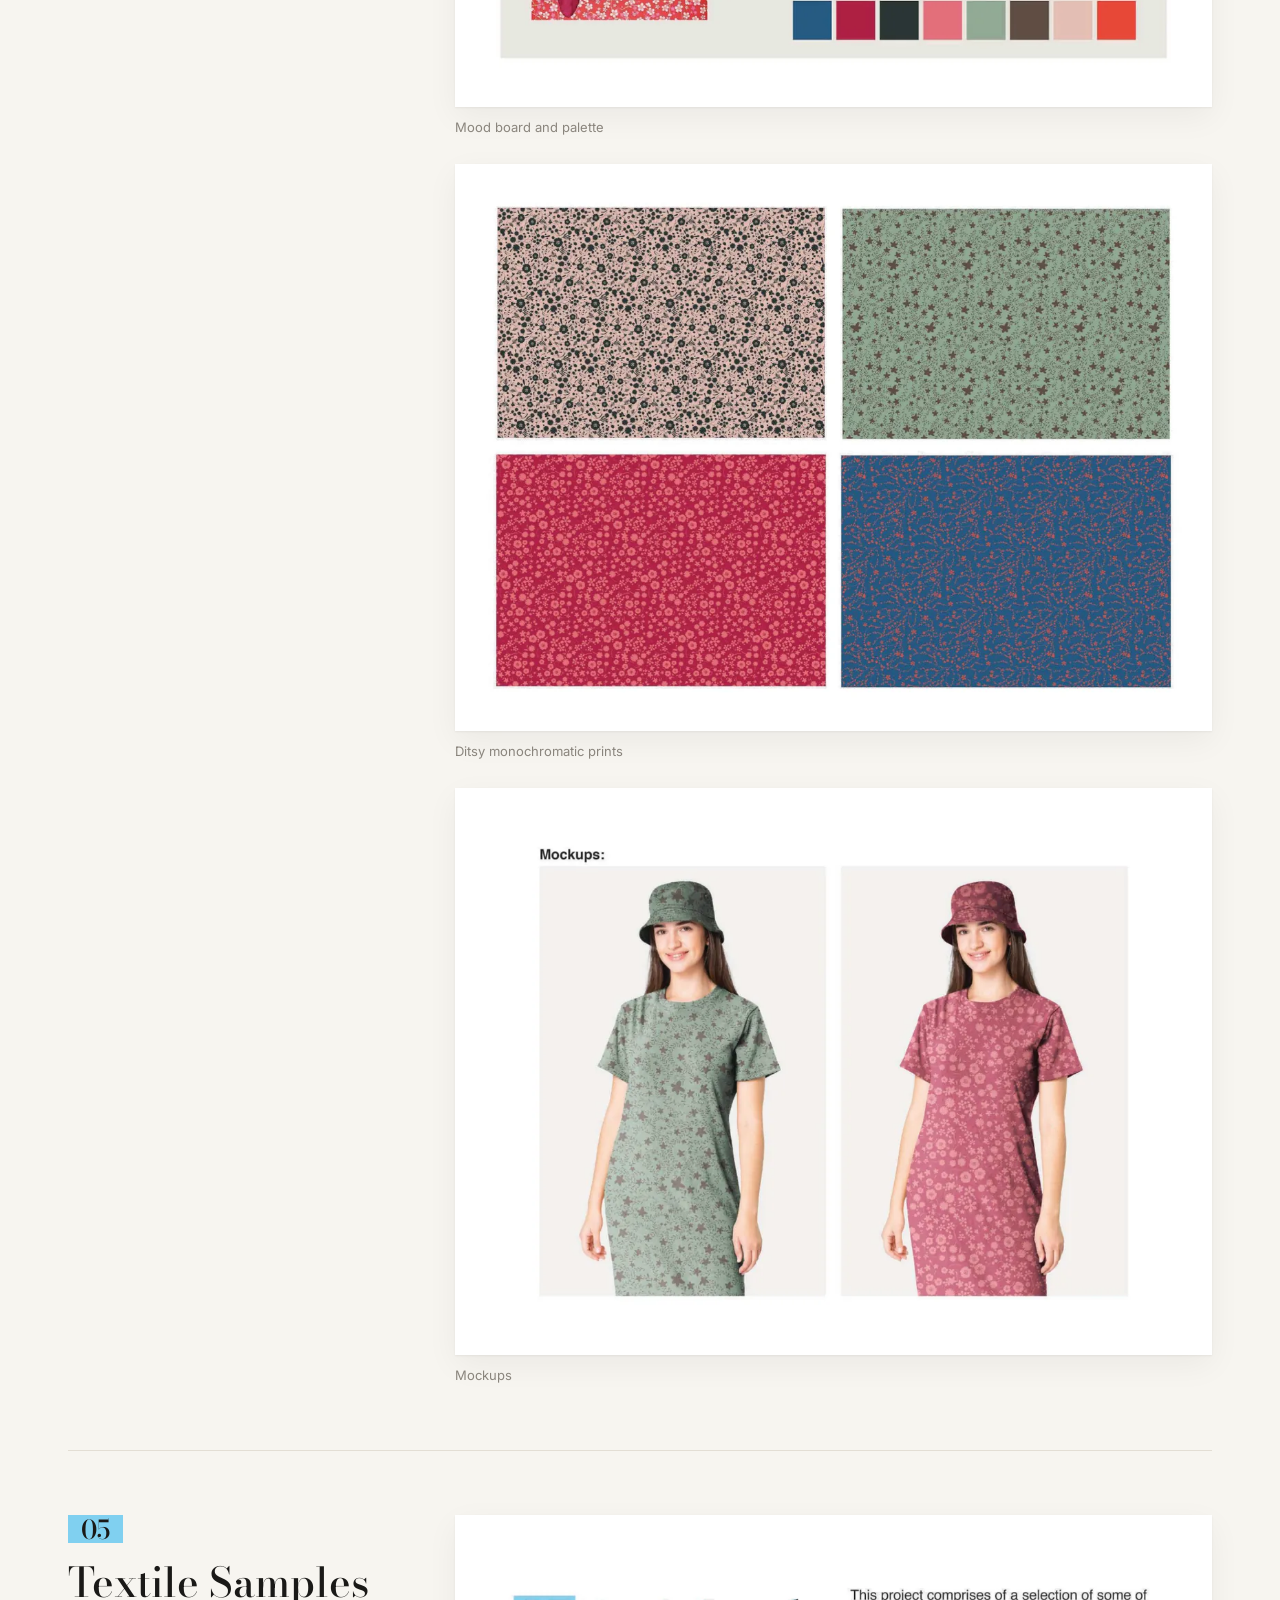
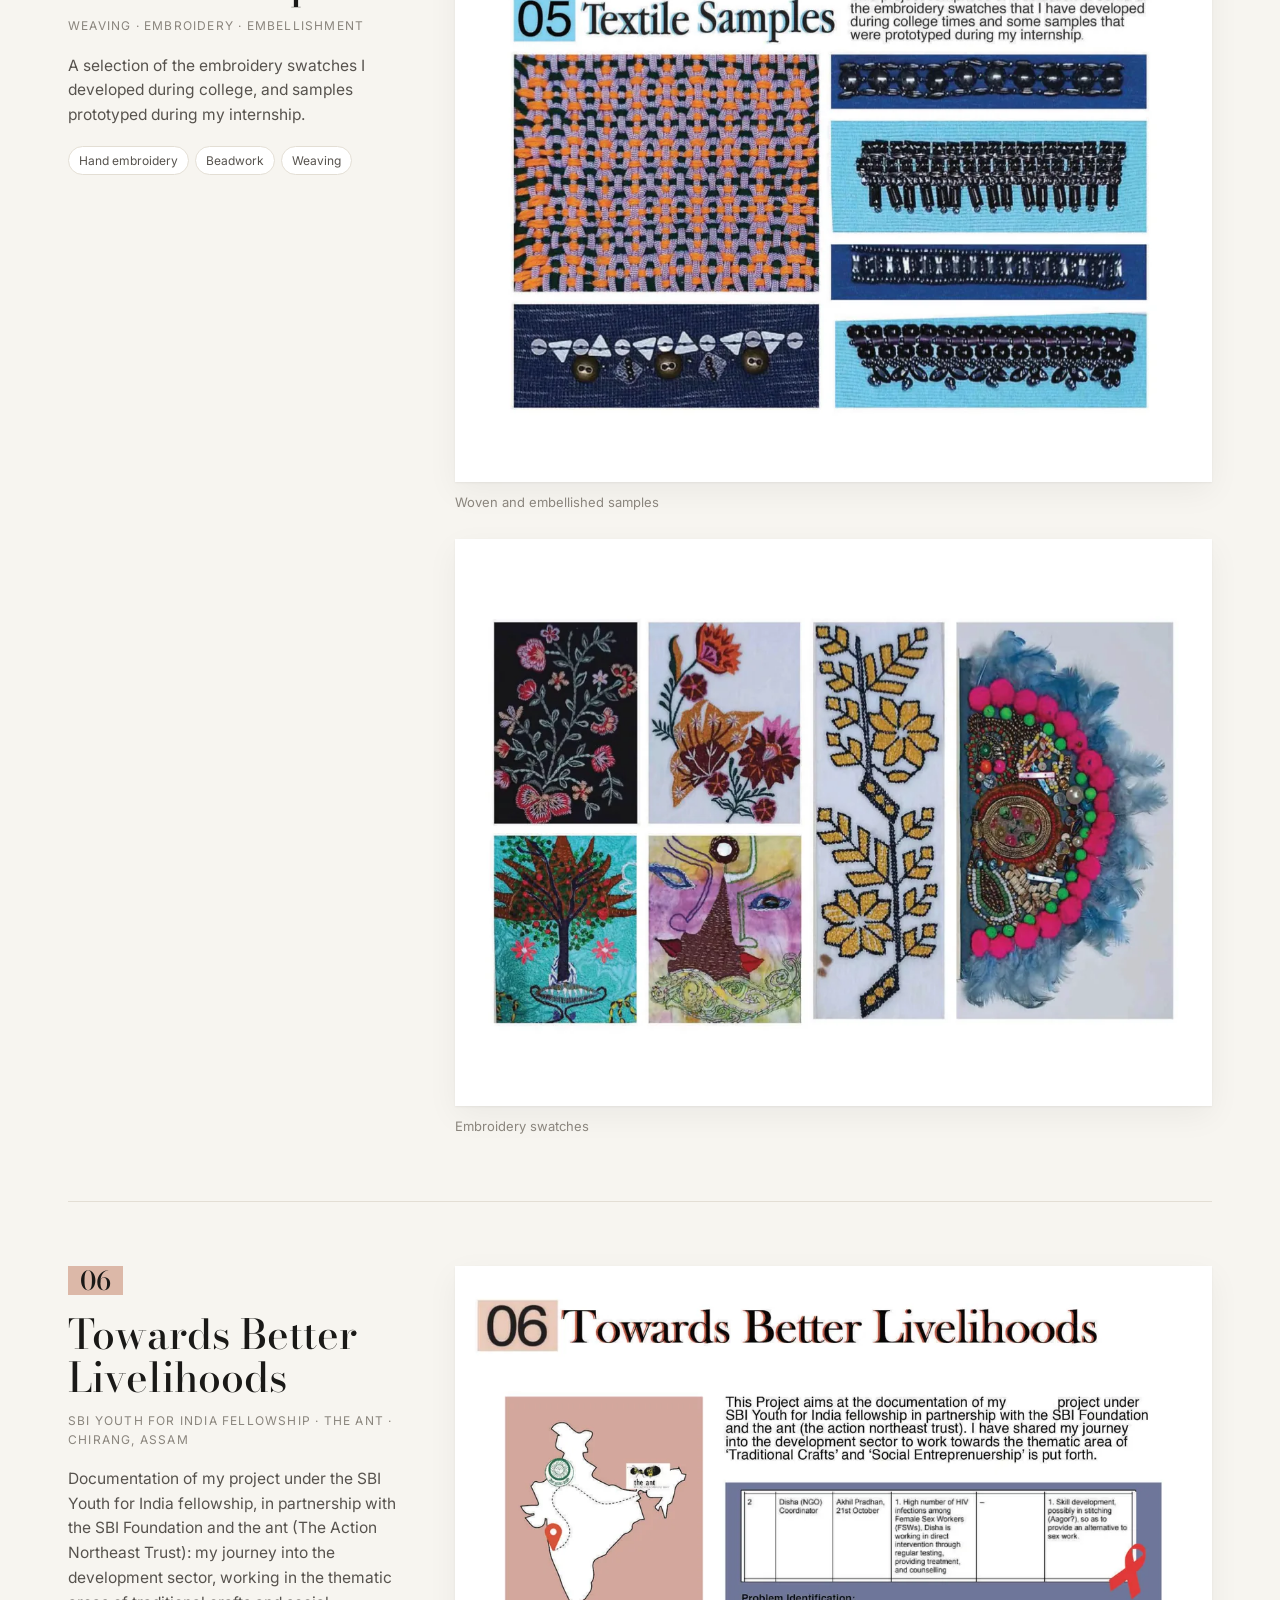
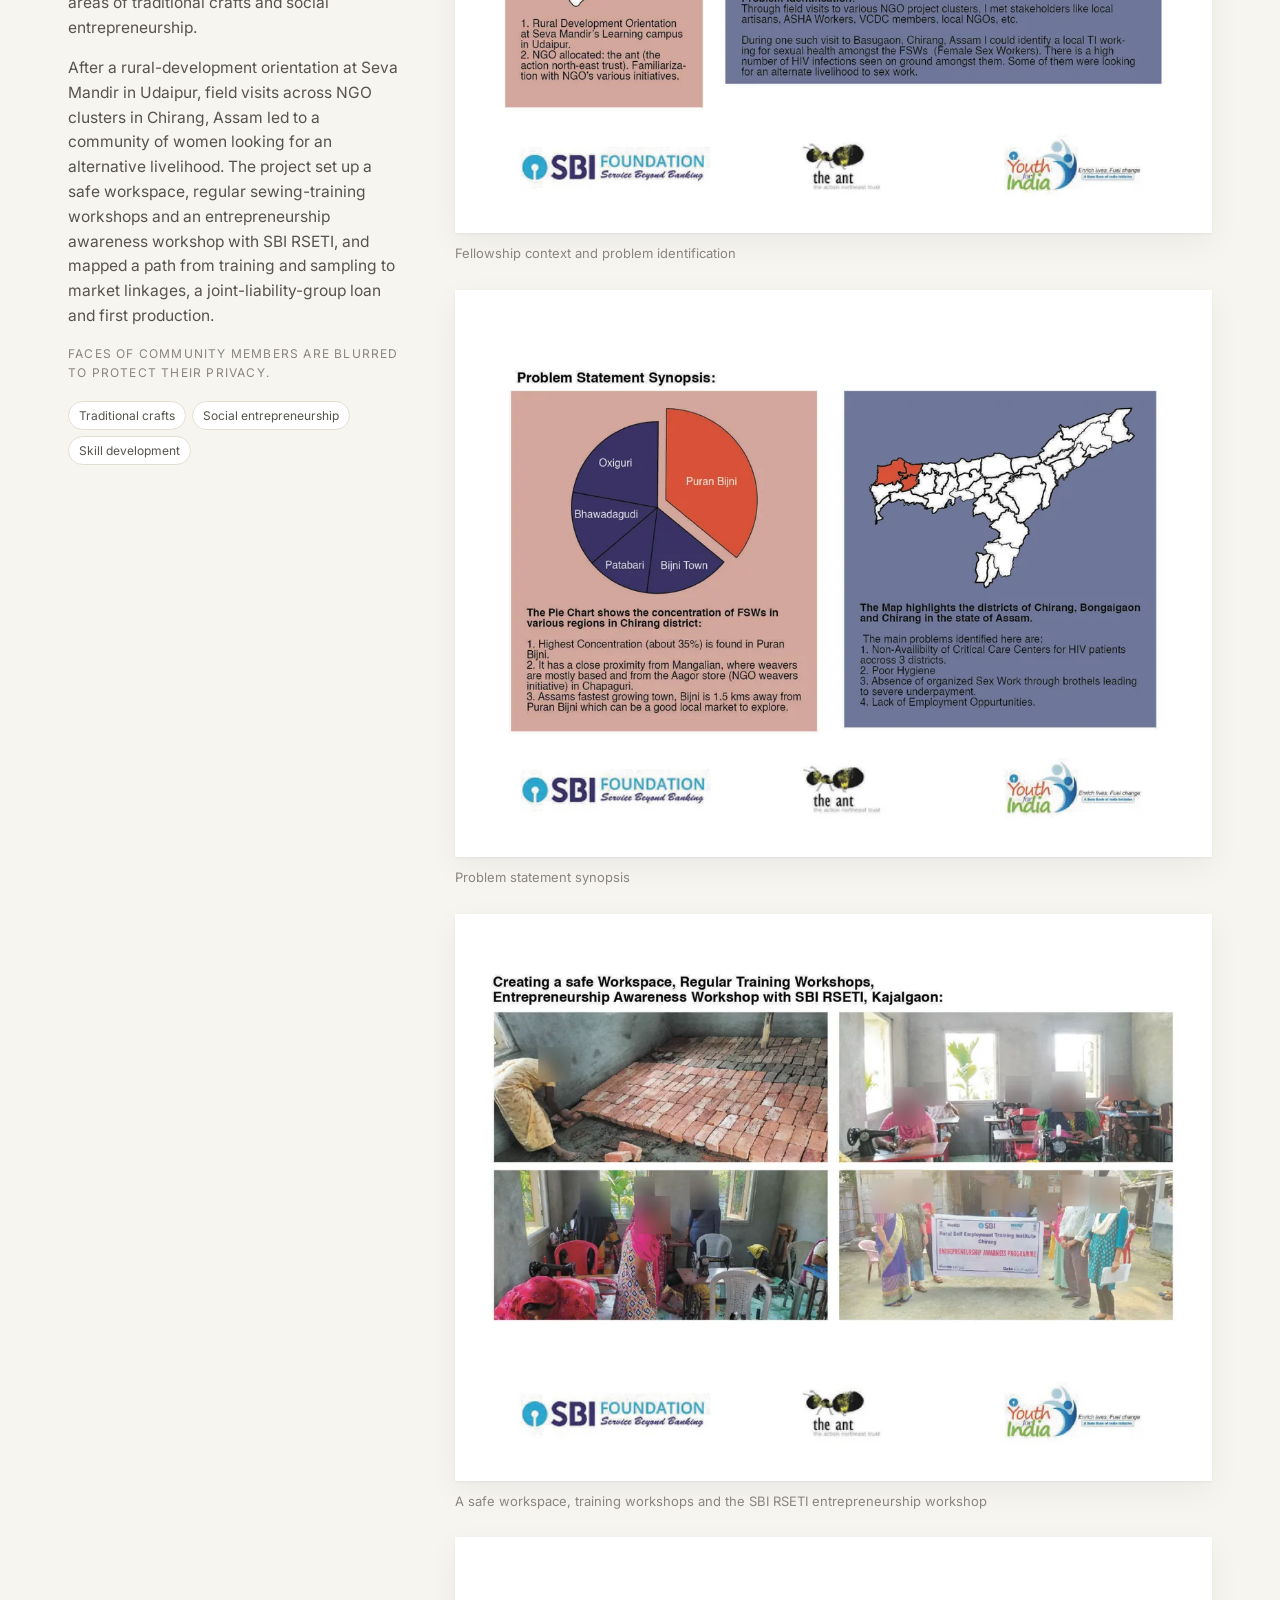
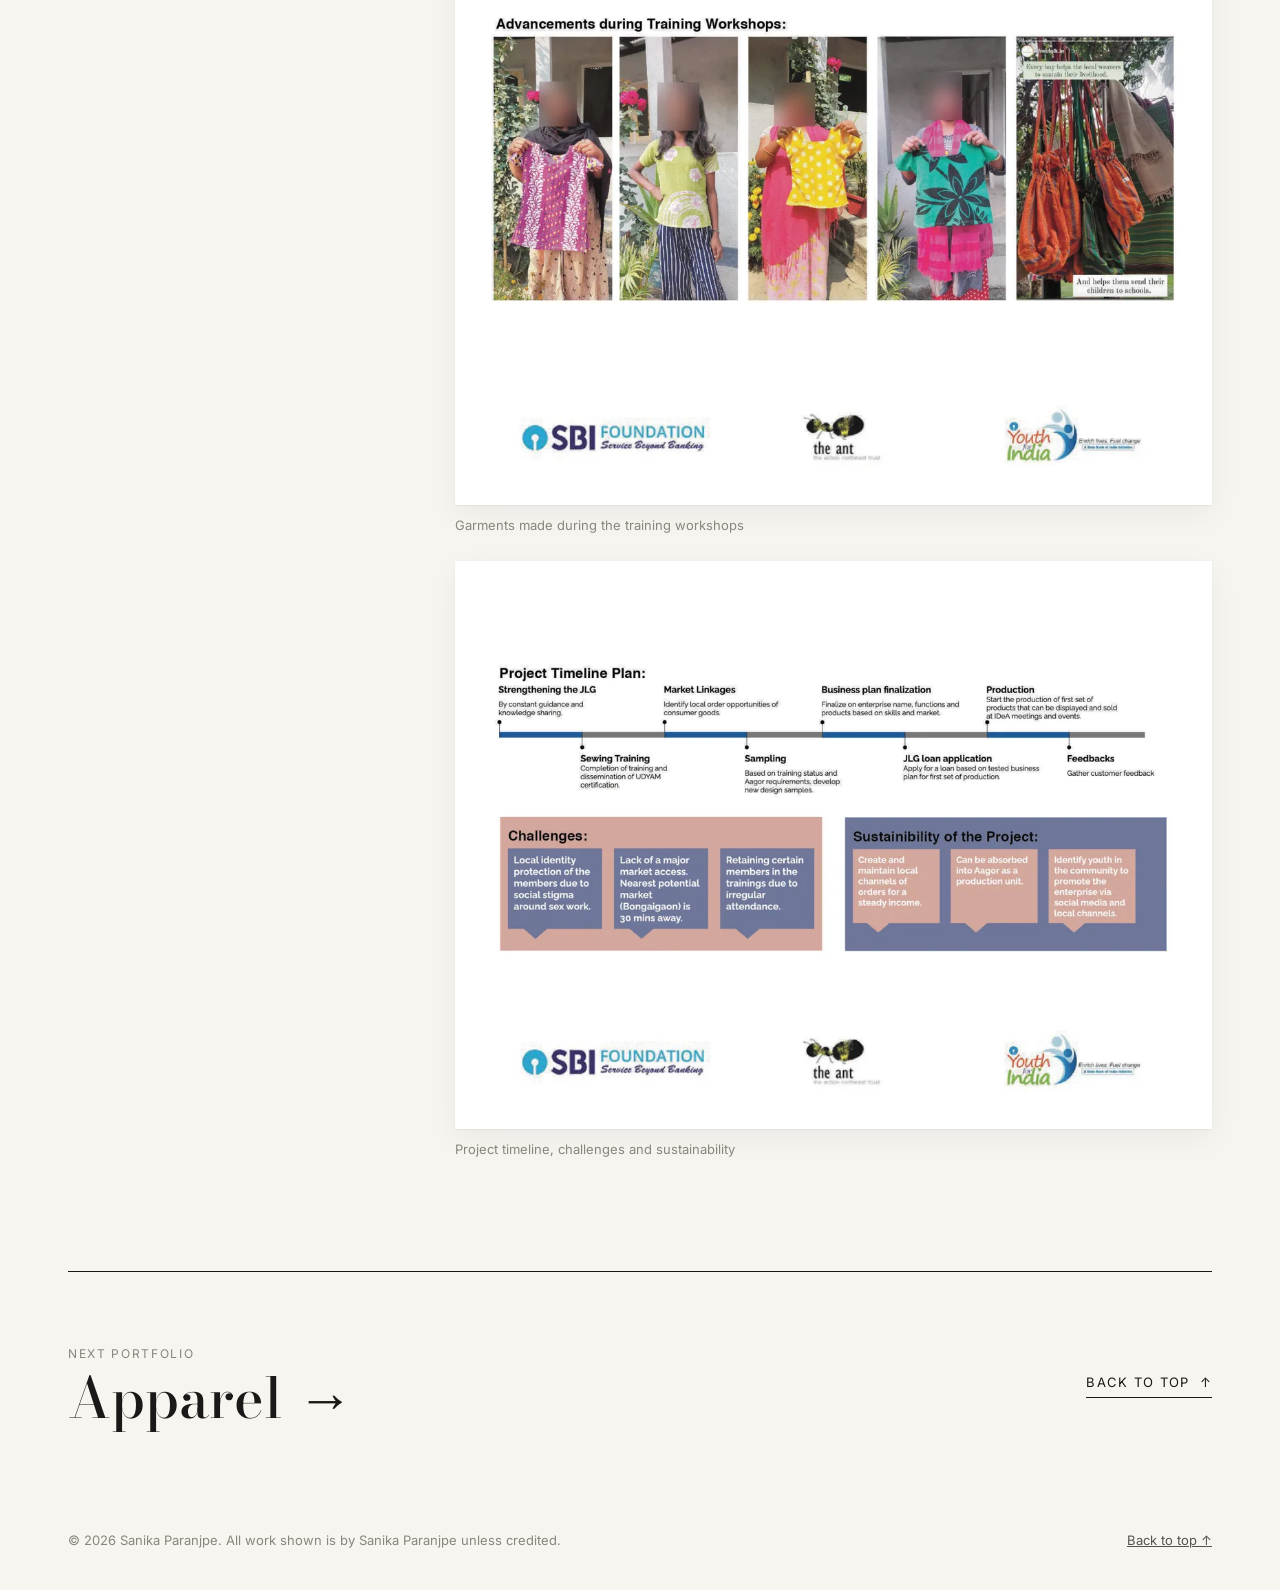
<file: textile.html>
<!doctype html>
<html lang="en">
<head>
<meta charset="utf-8">
<meta name="viewport" content="width=device-width, initial-scale=1">
<title>Textile · Sanika Paranjpe</title>
<meta name="description" content="Textile portfolio of Sanika Paranjpe. Six projects across handwoven, naturally dyed, printed and embroidered textiles, rooted in research trips and in work with craft communities in Northeast India.">
<link rel="canonical" href="https://sanikaparanjpe97.github.io/textile.html">
<meta property="og:type" content="website">
<meta property="og:title" content="Textile · Sanika Paranjpe">
<meta property="og:description" content="Textile portfolio of Sanika Paranjpe. Six projects across handwoven, naturally dyed, printed and embroidered textiles, rooted in research trips and in work with craft communities in Northeast India.">
<meta property="og:url" content="https://sanikaparanjpe97.github.io/textile.html">
<meta property="og:image" content="https://sanikaparanjpe97.github.io/assets/img/og.jpg">
<meta name="twitter:card" content="summary_large_image">
<meta name="theme-color" content="#f7f5f0">
<link rel="icon" href="assets/favicon.svg" type="image/svg+xml">
<link rel="preload" href="assets/fonts/bodoni-moda-normal-latin.woff2" as="font" type="font/woff2" crossorigin>
<link rel="preload" href="assets/fonts/inter-normal-latin.woff2" as="font" type="font/woff2" crossorigin>
<link rel="stylesheet" href="assets/css/fonts.css">
<link rel="stylesheet" href="assets/css/site.css">
</head>
<body class="page-textile">
<a class="skip" href="#main">Skip to content</a>
<header class="site-header">
  <div class="wrap">
    <a class="brand" href="./">Sanika Paranjpe</a>
    <nav class="nav" aria-label="Portfolios">
      <a href="accessories.html">Accessories</a>
      <a href="textile.html" aria-current="page">Textile</a>
      <a href="apparel.html">Apparel</a>
    </nav>
  </div>
</header>
<main id="main">
<div class="wrap">
  <section class="page-hero">
    <span class="tag">02</span>
    <p class="eyebrow">Portfolio 02 · Textile design</p>
    <h1>Textile</h1>
    <p class="lede">Six projects across handwoven, naturally dyed, printed and embroidered textiles, rooted in research trips and in work with craft communities in Northeast India.</p>
    <nav class="index" aria-label="Projects">
      <ol>
        <li><a href="#vasudhaiva-kutumbakam"><b>01</b>Vasudhaiva Kutumbakam</a></li>
        <li><a href="#the-orient"><b>02</b>The Orient</a></li>
        <li><a href="#sawai"><b>03</b>Sawai</a></li>
        <li><a href="#blooming-abode"><b>04</b>Blooming Abode</a></li>
        <li><a href="#textile-samples"><b>05</b>Textile Samples</a></li>
        <li><a href="#towards-better-livelihoods"><b>06</b>Towards Better Livelihoods</a></li>
      </ol>
    </nav>
  </section>
  <section class="project" id="vasudhaiva-kutumbakam" style="--tag:#bccc3c">
    <div class="project-text">
      <span class="tag">01</span>
      <h2 class="project-title">Vasudhaiva Kutumbakam<span class="deva" lang="hi">वसुधैव कुटुम्बकम</span></h2>
      <p class="meta">Collection · Eri silk · Rabha weavers, Loharghat, Assam</p>
      <p>Taking Freddy Mamani’s Neo-Andean architecture from Bolivia as its starting point, this collection is an intersection of craft, research, cultures and design. It is an attempt at mobilising high levels of local skill and tradition to sustain local communities, using traditional techniques with a contemporary design approach and making optimal use of the fabric crafted by the community.</p>
      <p>The collection is made with handspun, handwoven Eri silk and organic dyes from locally available dyestuffs. The women of the Rabha tribe from Loharghat, Assam spun, dyed and wove the fabrics. Eri is considered the most sustainable silk, as the moth is not killed to extract the fibre, and its cooling property in summer and warmth in winter make the garments seasonless.</p>
      <ul class="keywords"><li>Eri silk</li><li>Organic dyeing</li><li>Responsible fashion</li><li>Contemporary weaves</li><li>Zero waste</li><li>Geometric</li><li>Easy silhouettes</li></ul>
    </div>
    <div class="plates">
      <figure class="plate"><a href="assets/img/textile/tex-02.webp" data-lightbox data-caption="Concept: Freddy Mamani’s Neo-Andean architecture, and the palette"><img src="assets/img/textile/tex-02-md.webp" srcset="assets/img/textile/tex-02-md.webp 1100w, assets/img/textile/tex-02.webp 1728w" width="1100" height="825" sizes="(min-width: 1240px) 760px, (min-width: 900px) 62vw, calc(100vw - 32px)" alt="Vasudhaiva Kutumbakam: Concept: Freddy Mamani’s Neo-Andean architecture, and the palette" loading="lazy" decoding="async"></a><figcaption>Concept: Freddy Mamani’s Neo-Andean architecture, and the palette</figcaption></figure>
      <figure class="plate"><a href="assets/img/textile/tex-03.webp" data-lightbox data-caption="Organic-dyed swatches, stripe explorations and final stripes"><img src="assets/img/textile/tex-03-md.webp" srcset="assets/img/textile/tex-03-md.webp 1100w, assets/img/textile/tex-03.webp 1728w" width="1100" height="825" sizes="(min-width: 1240px) 760px, (min-width: 900px) 62vw, calc(100vw - 32px)" alt="Vasudhaiva Kutumbakam: Organic-dyed swatches, stripe explorations and final stripes" loading="lazy" decoding="async"></a><figcaption>Organic-dyed swatches, stripe explorations and final stripes</figcaption></figure>
      <figure class="plate"><a href="assets/img/textile/tex-04.webp" data-lightbox data-caption="Textile development: handspinning, mordanting, dyeing and warping"><img src="assets/img/textile/tex-04-md.webp" srcset="assets/img/textile/tex-04-md.webp 1100w, assets/img/textile/tex-04.webp 1728w" width="1100" height="825" sizes="(min-width: 1240px) 760px, (min-width: 900px) 62vw, calc(100vw - 32px)" alt="Vasudhaiva Kutumbakam: Textile development: handspinning, mordanting, dyeing and warping" loading="lazy" decoding="async"></a><figcaption>Textile development: handspinning, mordanting, dyeing and warping</figcaption></figure>
      <figure class="plate"><a href="assets/img/textile/tex-05.webp" data-lightbox data-caption="Working sketches, fabric on the loom, and the zero-waste flat lay"><img src="assets/img/textile/tex-05-md.webp" srcset="assets/img/textile/tex-05-md.webp 1100w, assets/img/textile/tex-05.webp 1728w" width="1100" height="825" sizes="(min-width: 1240px) 760px, (min-width: 900px) 62vw, calc(100vw - 32px)" alt="Vasudhaiva Kutumbakam: Working sketches, fabric on the loom, and the zero-waste flat lay" loading="lazy" decoding="async"></a><figcaption>Working sketches, fabric on the loom, and the zero-waste flat lay</figcaption></figure>
      <figure class="plate"><a href="assets/img/textile/tex-06.webp" data-lightbox data-caption="Range plan"><img src="assets/img/textile/tex-06-md.webp" srcset="assets/img/textile/tex-06-md.webp 1100w, assets/img/textile/tex-06.webp 1728w" width="1100" height="825" sizes="(min-width: 1240px) 760px, (min-width: 900px) 62vw, calc(100vw - 32px)" alt="Vasudhaiva Kutumbakam: Range plan" loading="lazy" decoding="async"></a><figcaption>Range plan</figcaption></figure>
    </div>
  </section>
  <section class="project" id="the-orient" style="--tag:#ec4c30">
    <div class="project-text">
      <span class="tag">02</span>
      <h2 class="project-title">The Orient</h2>
      <p class="meta">Collection · Rabha and Hajong handwoven textiles</p>
      <p>A visit to the Rumtek Monastery near Gangtok, Sikkim inspired this collection. The neo-traditional theme combines handwoven Indian oriental fabrics with western and Japanese silhouettes. The striped patterns formed by the monastery’s columns and windows are drawn with the vibrant fabrics of the Hajong tribe, while the traditional Rabha fabrics bring intricate borders and overall diamond motifs.</p>
      <p>The ensembles use the Rabha women’s kambung and riphan and the men’s pasra, alongside the pathin, the Hajong wrap skirt of symmetric stripes between red bands and thick ‘chapa’ borders. Plunging western dresses look bolder in the bright patterns; easy wide-legged pants are a highlight.</p>
      <ul class="keywords"><li>East–West fusion</li><li>Handwoven</li><li>Bold stripes</li><li>Ornamental</li><li>Festive</li></ul>
      <a class="crosslink" href="apparel.html#the-orient">See the finished ensemble in Apparel →</a>
    </div>
    <div class="plates">
      <figure class="plate"><a href="assets/img/textile/tex-07.webp" data-lightbox data-caption="Concept: Rumtek Monastery, Sikkim, and the palette"><img src="assets/img/textile/tex-07-md.webp" srcset="assets/img/textile/tex-07-md.webp 1100w, assets/img/textile/tex-07.webp 1728w" width="1100" height="825" sizes="(min-width: 1240px) 760px, (min-width: 900px) 62vw, calc(100vw - 32px)" alt="The Orient: Concept: Rumtek Monastery, Sikkim, and the palette" loading="lazy" decoding="async"></a><figcaption>Concept: Rumtek Monastery, Sikkim, and the palette</figcaption></figure>
      <figure class="plate"><a href="assets/img/textile/tex-08.webp" data-lightbox data-caption="Rabha and Hajong traditional attire; rendered explorations and flats"><img src="assets/img/textile/tex-08-md.webp" srcset="assets/img/textile/tex-08-md.webp 1100w, assets/img/textile/tex-08.webp 1728w" width="1100" height="825" sizes="(min-width: 1240px) 760px, (min-width: 900px) 62vw, calc(100vw - 32px)" alt="The Orient: Rabha and Hajong traditional attire; rendered explorations and flats" loading="lazy" decoding="async"></a><figcaption>Rabha and Hajong traditional attire; rendered explorations and flats</figcaption></figure>
      <figure class="plate"><a href="assets/img/textile/tex-09.webp" data-lightbox data-caption="Range plan"><img src="assets/img/textile/tex-09-md.webp" srcset="assets/img/textile/tex-09-md.webp 1100w, assets/img/textile/tex-09.webp 1728w" width="1100" height="825" sizes="(min-width: 1240px) 760px, (min-width: 900px) 62vw, calc(100vw - 32px)" alt="The Orient: Range plan" loading="lazy" decoding="async"></a><figcaption>Range plan</figcaption></figure>
    </div>
  </section>
  <section class="project" id="sawai" style="--tag:#d4a444">
    <div class="project-text">
      <span class="tag">03</span>
      <h2 class="project-title">Sawai</h2>
      <p class="meta">Print design · Surface pattern</p>
      <p>Nahargarh Palace in Sawai Madhopur has some of the most striking mosaic tiles, and they inspired this print collection. The muted palette recalls the earthy feeling of the misty weather I experienced during my time there.</p>
      <ul class="keywords"><li>Mosaic</li><li>Geometric</li><li>Tessellated</li><li>Muted</li><li>Repeat</li></ul>
    </div>
    <div class="plates">
      <figure class="plate"><a href="assets/img/textile/tex-10.webp" data-lightbox data-caption="Concept: the mosaic floors and arches of Nahargarh Palace"><img src="assets/img/textile/tex-10-md.webp" srcset="assets/img/textile/tex-10-md.webp 1100w, assets/img/textile/tex-10.webp 1728w" width="1100" height="825" sizes="(min-width: 1240px) 760px, (min-width: 900px) 62vw, calc(100vw - 32px)" alt="Sawai: Concept: the mosaic floors and arches of Nahargarh Palace" loading="lazy" decoding="async"></a><figcaption>Concept: the mosaic floors and arches of Nahargarh Palace</figcaption></figure>
      <figure class="plate"><a href="assets/img/textile/tex-11.webp" data-lightbox data-caption="Print 1 with colourways and an interior mockup"><img src="assets/img/textile/tex-11-md.webp" srcset="assets/img/textile/tex-11-md.webp 1100w, assets/img/textile/tex-11.webp 1728w" width="1100" height="825" sizes="(min-width: 1240px) 760px, (min-width: 900px) 62vw, calc(100vw - 32px)" alt="Sawai: Print 1 with colourways and an interior mockup" loading="lazy" decoding="async"></a><figcaption>Print 1 with colourways and an interior mockup</figcaption></figure>
      <figure class="plate"><a href="assets/img/textile/tex-12.webp" data-lightbox data-caption="Print 2 with colourways and an interior mockup"><img src="assets/img/textile/tex-12-md.webp" srcset="assets/img/textile/tex-12-md.webp 1100w, assets/img/textile/tex-12.webp 1728w" width="1100" height="825" sizes="(min-width: 1240px) 760px, (min-width: 900px) 62vw, calc(100vw - 32px)" alt="Sawai: Print 2 with colourways and an interior mockup" loading="lazy" decoding="async"></a><figcaption>Print 2 with colourways and an interior mockup</figcaption></figure>
      <figure class="plate"><a href="assets/img/textile/tex-13.webp" data-lightbox data-caption="Coordinates with colourways and mockups"><img src="assets/img/textile/tex-13-md.webp" srcset="assets/img/textile/tex-13-md.webp 1100w, assets/img/textile/tex-13.webp 1728w" width="1100" height="825" sizes="(min-width: 1240px) 760px, (min-width: 900px) 62vw, calc(100vw - 32px)" alt="Sawai: Coordinates with colourways and mockups" loading="lazy" decoding="async"></a><figcaption>Coordinates with colourways and mockups</figcaption></figure>
    </div>
  </section>
  <section class="project" id="blooming-abode" style="--tag:#bc3854">
    <div class="project-text">
      <span class="tag">04</span>
      <h2 class="project-title">Blooming Abode</h2>
      <p class="meta">Print design · Sleepwear</p>
      <p>Four flowers were picked for a sleepwear print range: poppy, ruby cinquefoil, bergenia and rhododendron. Their shapes are simplified into ditsy, monochromatic prints.</p>
      <ul class="keywords"><li>Ditsy prints</li><li>Florals</li><li>Sleepwear</li></ul>
    </div>
    <div class="plates">
      <figure class="plate"><a href="assets/img/textile/tex-14.webp" data-lightbox data-caption="The four flowers and the landscape collage"><img src="assets/img/textile/tex-14-md.webp" srcset="assets/img/textile/tex-14-md.webp 1100w, assets/img/textile/tex-14.webp 1728w" width="1100" height="825" sizes="(min-width: 1240px) 760px, (min-width: 900px) 62vw, calc(100vw - 32px)" alt="Blooming Abode: The four flowers and the landscape collage" loading="lazy" decoding="async"></a><figcaption>The four flowers and the landscape collage</figcaption></figure>
      <figure class="plate"><a href="assets/img/textile/tex-15.webp" data-lightbox data-caption="Mood board and palette"><img src="assets/img/textile/tex-15-md.webp" srcset="assets/img/textile/tex-15-md.webp 1100w, assets/img/textile/tex-15.webp 1728w" width="1100" height="825" sizes="(min-width: 1240px) 760px, (min-width: 900px) 62vw, calc(100vw - 32px)" alt="Blooming Abode: Mood board and palette" loading="lazy" decoding="async"></a><figcaption>Mood board and palette</figcaption></figure>
      <figure class="plate"><a href="assets/img/textile/tex-16.webp" data-lightbox data-caption="Ditsy monochromatic prints"><img src="assets/img/textile/tex-16-md.webp" srcset="assets/img/textile/tex-16-md.webp 1100w, assets/img/textile/tex-16.webp 1728w" width="1100" height="825" sizes="(min-width: 1240px) 760px, (min-width: 900px) 62vw, calc(100vw - 32px)" alt="Blooming Abode: Ditsy monochromatic prints" loading="lazy" decoding="async"></a><figcaption>Ditsy monochromatic prints</figcaption></figure>
      <figure class="plate"><a href="assets/img/textile/tex-17.webp" data-lightbox data-caption="Mockups"><img src="assets/img/textile/tex-17-md.webp" srcset="assets/img/textile/tex-17-md.webp 1100w, assets/img/textile/tex-17.webp 1728w" width="1100" height="825" sizes="(min-width: 1240px) 760px, (min-width: 900px) 62vw, calc(100vw - 32px)" alt="Blooming Abode: Mockups" loading="lazy" decoding="async"></a><figcaption>Mockups</figcaption></figure>
    </div>
  </section>
  <section class="project" id="textile-samples" style="--tag:#80d0f0">
    <div class="project-text">
      <span class="tag">05</span>
      <h2 class="project-title">Textile Samples</h2>
      <p class="meta">Weaving · Embroidery · Embellishment</p>
      <p>A selection of the embroidery swatches I developed during college, and samples prototyped during my internship.</p>
      <ul class="keywords"><li>Hand embroidery</li><li>Beadwork</li><li>Weaving</li></ul>
    </div>
    <div class="plates">
      <figure class="plate"><a href="assets/img/textile/tex-18.webp" data-lightbox data-caption="Woven and embellished samples"><img src="assets/img/textile/tex-18-md.webp" srcset="assets/img/textile/tex-18-md.webp 1100w, assets/img/textile/tex-18.webp 1728w" width="1100" height="825" sizes="(min-width: 1240px) 760px, (min-width: 900px) 62vw, calc(100vw - 32px)" alt="Textile Samples: Woven and embellished samples" loading="lazy" decoding="async"></a><figcaption>Woven and embellished samples</figcaption></figure>
      <figure class="plate"><a href="assets/img/textile/tex-19.webp" data-lightbox data-caption="Embroidery swatches"><img src="assets/img/textile/tex-19-md.webp" srcset="assets/img/textile/tex-19-md.webp 1100w, assets/img/textile/tex-19.webp 1728w" width="1100" height="825" sizes="(min-width: 1240px) 760px, (min-width: 900px) 62vw, calc(100vw - 32px)" alt="Textile Samples: Embroidery swatches" loading="lazy" decoding="async"></a><figcaption>Embroidery swatches</figcaption></figure>
    </div>
  </section>
  <section class="project" id="towards-better-livelihoods" style="--tag:#dcb8a8">
    <div class="project-text">
      <span class="tag">06</span>
      <h2 class="project-title">Towards Better Livelihoods</h2>
      <p class="meta">SBI Youth for India Fellowship · the ant · Chirang, Assam</p>
      <p>Documentation of my project under the SBI Youth for India fellowship, in partnership with the SBI Foundation and the ant (The Action Northeast Trust): my journey into the development sector, working in the thematic areas of traditional crafts and social entrepreneurship.</p>
      <p>After a rural-development orientation at Seva Mandir in Udaipur, field visits across NGO clusters in Chirang, Assam led to a community of women looking for an alternative livelihood. The project set up a safe workspace, regular sewing-training workshops and an entrepreneurship awareness workshop with SBI RSETI, and mapped a path from training and sampling to market linkages, a joint-liability-group loan and first production.</p>
      <p class="meta">Faces of community members are blurred to protect their privacy.</p>
      <ul class="keywords"><li>Traditional crafts</li><li>Social entrepreneurship</li><li>Skill development</li></ul>
    </div>
    <div class="plates">
      <figure class="plate"><a href="assets/img/textile/tex-20.webp" data-lightbox data-caption="Fellowship context and problem identification"><img src="assets/img/textile/tex-20-md.webp" srcset="assets/img/textile/tex-20-md.webp 1100w, assets/img/textile/tex-20.webp 1728w" width="1100" height="825" sizes="(min-width: 1240px) 760px, (min-width: 900px) 62vw, calc(100vw - 32px)" alt="Towards Better Livelihoods: Fellowship context and problem identification" loading="lazy" decoding="async"></a><figcaption>Fellowship context and problem identification</figcaption></figure>
      <figure class="plate"><a href="assets/img/textile/tex-21.webp" data-lightbox data-caption="Problem statement synopsis"><img src="assets/img/textile/tex-21-md.webp" srcset="assets/img/textile/tex-21-md.webp 1100w, assets/img/textile/tex-21.webp 1728w" width="1100" height="825" sizes="(min-width: 1240px) 760px, (min-width: 900px) 62vw, calc(100vw - 32px)" alt="Towards Better Livelihoods: Problem statement synopsis" loading="lazy" decoding="async"></a><figcaption>Problem statement synopsis</figcaption></figure>
      <figure class="plate"><a href="assets/img/textile/tex-22.webp" data-lightbox data-caption="A safe workspace, training workshops and the SBI RSETI entrepreneurship workshop"><img src="assets/img/textile/tex-22-md.webp" srcset="assets/img/textile/tex-22-md.webp 1100w, assets/img/textile/tex-22.webp 1728w" width="1100" height="825" sizes="(min-width: 1240px) 760px, (min-width: 900px) 62vw, calc(100vw - 32px)" alt="Towards Better Livelihoods: A safe workspace, training workshops and the SBI RSETI entrepreneurship workshop" loading="lazy" decoding="async"></a><figcaption>A safe workspace, training workshops and the SBI RSETI entrepreneurship workshop</figcaption></figure>
      <figure class="plate"><a href="assets/img/textile/tex-23.webp" data-lightbox data-caption="Garments made during the training workshops"><img src="assets/img/textile/tex-23-md.webp" srcset="assets/img/textile/tex-23-md.webp 1100w, assets/img/textile/tex-23.webp 1728w" width="1100" height="825" sizes="(min-width: 1240px) 760px, (min-width: 900px) 62vw, calc(100vw - 32px)" alt="Towards Better Livelihoods: Garments made during the training workshops" loading="lazy" decoding="async"></a><figcaption>Garments made during the training workshops</figcaption></figure>
      <figure class="plate"><a href="assets/img/textile/tex-24.webp" data-lightbox data-caption="Project timeline, challenges and sustainability"><img src="assets/img/textile/tex-24-md.webp" srcset="assets/img/textile/tex-24-md.webp 1100w, assets/img/textile/tex-24.webp 1728w" width="1100" height="825" sizes="(min-width: 1240px) 760px, (min-width: 900px) 62vw, calc(100vw - 32px)" alt="Towards Better Livelihoods: Project timeline, challenges and sustainability" loading="lazy" decoding="async"></a><figcaption>Project timeline, challenges and sustainability</figcaption></figure>
    </div>
  </section>
  <nav class="next" aria-label="Next">
    <a href="apparel.html"><small>Next portfolio</small><strong>Apparel <span class="arrow">→</span></strong></a>
    <a class="more" href="#main">Back to top <span>↑</span></a>
  </nav>
</div>
</main>
<footer class="site-footer">
  <div class="wrap">
    <span>© 2026 Sanika Paranjpe. All work shown is by Sanika Paranjpe unless credited.</span>
    <a href="#main">Back to top ↑</a>
  </div>
</footer>
<script src="assets/js/site.js" defer></script>
</body>
</html>
</file>
<file: assets/css/fonts.css>
/* Self-hosted fonts (SIL Open Font License), generated by tools/fonts.py. */
@font-face {
  font-family: 'Bodoni Moda';
  font-style: italic;
  font-weight: 400 600;
  font-display: swap;
  src: url(../fonts/bodoni-moda-italic-latin-ext.woff2) format('woff2');
  unicode-range: U+0100-02BA, U+02BD-02C5, U+02C7-02CC, U+02CE-02D7, U+02DD-02FF, U+0304, U+0308, U+0329, U+1D00-1DBF, U+1E00-1E9F, U+1EF2-1EFF, U+2020, U+20A0-20AB, U+20AD-20C4, U+2113, U+2C60-2C7F, U+A720-A7FF;
}
@font-face {
  font-family: 'Bodoni Moda';
  font-style: italic;
  font-weight: 400 600;
  font-display: swap;
  src: url(../fonts/bodoni-moda-italic-latin.woff2) format('woff2');
  unicode-range: U+0000-00FF, U+0131, U+0152-0153, U+02BB-02BC, U+02C6, U+02DA, U+02DC, U+0304, U+0308, U+0329, U+2000-206F, U+20AC, U+2122, U+2191, U+2193, U+2212, U+2215, U+FEFF, U+FFFD;
}
@font-face {
  font-family: 'Bodoni Moda';
  font-style: normal;
  font-weight: 400 600;
  font-display: swap;
  src: url(../fonts/bodoni-moda-normal-latin-ext.woff2) format('woff2');
  unicode-range: U+0100-02BA, U+02BD-02C5, U+02C7-02CC, U+02CE-02D7, U+02DD-02FF, U+0304, U+0308, U+0329, U+1D00-1DBF, U+1E00-1E9F, U+1EF2-1EFF, U+2020, U+20A0-20AB, U+20AD-20C4, U+2113, U+2C60-2C7F, U+A720-A7FF;
}
@font-face {
  font-family: 'Bodoni Moda';
  font-style: normal;
  font-weight: 400 600;
  font-display: swap;
  src: url(../fonts/bodoni-moda-normal-latin.woff2) format('woff2');
  unicode-range: U+0000-00FF, U+0131, U+0152-0153, U+02BB-02BC, U+02C6, U+02DA, U+02DC, U+0304, U+0308, U+0329, U+2000-206F, U+20AC, U+2122, U+2191, U+2193, U+2212, U+2215, U+FEFF, U+FFFD;
}
@font-face {
  font-family: 'Inter';
  font-style: normal;
  font-weight: 400 500;
  font-display: swap;
  src: url(../fonts/inter-normal-latin-ext.woff2) format('woff2');
  unicode-range: U+0100-02BA, U+02BD-02C5, U+02C7-02CC, U+02CE-02D7, U+02DD-02FF, U+0304, U+0308, U+0329, U+1D00-1DBF, U+1E00-1E9F, U+1EF2-1EFF, U+2020, U+20A0-20AB, U+20AD-20C4, U+2113, U+2C60-2C7F, U+A720-A7FF;
}
@font-face {
  font-family: 'Inter';
  font-style: normal;
  font-weight: 400 500;
  font-display: swap;
  src: url(../fonts/inter-normal-latin.woff2) format('woff2');
  unicode-range: U+0000-00FF, U+0131, U+0152-0153, U+02BB-02BC, U+02C6, U+02DA, U+02DC, U+0304, U+0308, U+0329, U+2000-206F, U+20AC, U+2122, U+2191, U+2193, U+2212, U+2215, U+FEFF, U+FFFD;
}
@font-face {
  font-family: 'Noto Serif Devanagari';
  font-style: normal;
  font-weight: 400;
  font-display: swap;
  src: url(../fonts/noto-serif-devanagari-normal-devanagari.woff2) format('woff2');
  unicode-range: U+0900-097F, U+1CD0-1CF4, U+1CF7-1CF9, U+200C-200D, U+20A8, U+20B9, U+20F0, U+25CC, U+A830-A839, U+A8E0-A8FF, U+11B00-11B0A;
}
</file>
<file: assets/css/site.css>
/* Sanika Paranjpe — portfolio */

:root {
  --paper: #f7f5f0;
  --surface: #ffffff;
  --ink: #1a1917;
  --ink-2: #57534e;
  --ink-3: #8a857d;
  --rule: #e3ded4;

  /* Accents are sampled from Sanika's own portfolio pages. */
  --accessories: #b5743f;
  --textile: #bccc3c;
  --apparel: #f0a5aa;
  --accent: var(--ink);

  --serif: "Bodoni Moda", "Didot", "Bodoni 72", Georgia, serif;
  --sans: "Inter", system-ui, -apple-system, "Segoe UI", Roboto, sans-serif;
  --display-weight: 500; /* Bodoni Moda display styles */
  --display-opsz: 24; /* Bodoni optical size: keeps hairlines visible on 1x screens (auto picks 96 at large sizes) */

  --gutter: clamp(16px, 4vw, 48px);
  --max: 1240px;
  --header-h: 64px;
}

body.page-accessories { --accent: var(--accessories); }
body.page-textile { --accent: var(--textile); }
body.page-apparel { --accent: var(--apparel); }

*, *::before, *::after { box-sizing: border-box; }

html { scroll-behavior: smooth; scroll-padding-top: calc(var(--header-h) + 16px); }
@media (prefers-reduced-motion: reduce) { html { scroll-behavior: auto; } }

body {
  margin: 0;
  background: var(--paper);
  color: var(--ink);
  font-family: var(--sans);
  font-size: 16px;
  line-height: 1.6;
  -webkit-font-smoothing: antialiased;
  text-rendering: optimizeLegibility;
}

img { display: block; max-width: 100%; height: auto; }
a { color: inherit; }
p { margin: 0 0 1em; }
h1, h2, h3 { margin: 0; font-weight: 400; }

.wrap { max-width: var(--max); margin: 0 auto; padding: 0 var(--gutter); }

.skip {
  position: absolute; left: -9999px; top: 8px;
  background: var(--ink); color: var(--paper); padding: 8px 14px; z-index: 100;
}
.skip:focus { left: 8px; }

:focus-visible { outline: 2px solid var(--ink); outline-offset: 3px; }

/* ---------- Header ---------- */

.site-header {
  position: sticky; top: 0; z-index: 20;
  background: color-mix(in srgb, var(--paper) 88%, transparent);
  backdrop-filter: saturate(1.4) blur(10px);
  -webkit-backdrop-filter: saturate(1.4) blur(10px);
  border-bottom: 1px solid transparent;
  transition: border-color .2s;
}
.site-header.scrolled { border-bottom-color: var(--rule); }
.site-header .wrap {
  display: flex; align-items: center; justify-content: space-between; gap: 16px;
  min-height: var(--header-h);
}
.brand {
  font-family: var(--serif); font-weight: var(--display-weight); font-variation-settings: "opsz" var(--display-opsz); font-size: 21px; letter-spacing: .01em;
  text-decoration: none; white-space: nowrap;
}
.nav { display: flex; gap: clamp(14px, 2.4vw, 32px); }
.nav a {
  font-size: 13px; letter-spacing: .08em; text-transform: uppercase;
  text-decoration: none; color: var(--ink-2);
  padding: 6px 0; border-bottom: 1px solid transparent;
}
.nav a:hover { color: var(--ink); }
.nav a[aria-current="page"] { color: var(--ink); border-bottom-color: var(--ink); }

@media (max-width: 560px) {
  .site-header .wrap { flex-direction: column; align-items: flex-start; gap: 0; padding-top: 10px; padding-bottom: 6px; }
  .brand { font-size: 19px; }
  .nav { gap: 18px; }
  :root { --header-h: 84px; }
}

/* ---------- Shared type ---------- */

.eyebrow {
  font-size: 12px; letter-spacing: .14em; text-transform: uppercase; color: var(--ink-3);
  margin: 0 0 18px;
}
.lede { font-size: clamp(17px, 1.6vw, 20px); line-height: 1.55; color: var(--ink-2); max-width: 40em; }

.tag {
  display: inline-flex; align-items: center; justify-content: center;
  min-width: 2.1em; padding: .08em .22em .02em;
  font-family: var(--serif); font-weight: var(--display-weight); font-variation-settings: "opsz" var(--display-opsz); line-height: 1;
  background: var(--tag, var(--accent)); color: var(--ink);
}

.more {
  display: inline-flex; align-items: center; gap: 10px;
  font-size: 13px; letter-spacing: .1em; text-transform: uppercase; text-decoration: none;
  border-bottom: 1px solid var(--ink); padding-bottom: 4px;
}
.more span { transition: transform .2s; }
.more:hover span { transform: translateX(4px); }

/* ---------- Home ---------- */

.hero { padding-top: clamp(56px, 10vw, 128px); padding-bottom: clamp(48px, 7vw, 88px); }
.hero h1 {
  font-family: var(--serif); font-weight: var(--display-weight); font-variation-settings: "opsz" var(--display-opsz);
  font-size: clamp(56px, 12.5vw, 176px); line-height: .92; letter-spacing: -.02em;
  margin: 0 0 clamp(24px, 3vw, 40px);
}
.hero h1 em { font-style: italic; }
.hero .lede { margin-bottom: 28px; }
.disciplines { display: flex; flex-wrap: wrap; gap: 8px 10px; margin: 0 0 36px; padding: 0; list-style: none; }
.disciplines li {
  font-size: 13px; padding: 6px 12px; border: 1px solid var(--rule); border-radius: 999px; background: var(--surface);
}
.disciplines li i { display: inline-block; width: 8px; height: 8px; border-radius: 50%; margin-right: 8px; vertical-align: 1px; }

.worked { border-top: 1px solid var(--rule); padding-top: 22px; display: grid; gap: 6px 40px; grid-template-columns: repeat(auto-fit, minmax(200px, 1fr)); }
.worked div { font-size: 14px; color: var(--ink-2); }
.worked strong { display: block; font-weight: 500; color: var(--ink); }

.chapters { padding-bottom: clamp(48px, 8vw, 112px); }
.chapter {
  display: grid; grid-template-columns: minmax(0, 7fr) minmax(0, 5fr); gap: clamp(24px, 4vw, 64px);
  align-items: center; padding: clamp(32px, 5vw, 64px) 0; border-top: 1px solid var(--rule);
  text-decoration: none;
}
.chapter:nth-child(even) .chapter-media { order: 2; }
.chapter-media {
  aspect-ratio: 3 / 2; overflow: hidden; background: var(--surface);
  display: grid; grid-auto-flow: column; grid-auto-columns: 1fr; gap: 4px;
}
.chapter-media img { width: 100%; height: 100%; object-fit: cover; transition: transform .6s cubic-bezier(.2, .7, .2, 1); }
.chapter-media img.contain { object-fit: contain; padding: 4%; }
.chapter:hover .chapter-media img { transform: scale(1.025); }
.chapter-num { font-size: 22px; margin-bottom: 18px; }
.chapter h2 { font-family: var(--serif); font-weight: var(--display-weight); font-variation-settings: "opsz" var(--display-opsz); font-size: clamp(36px, 4.6vw, 60px); line-height: 1; margin-bottom: 16px; }
.chapter p { color: var(--ink-2); max-width: 30em; }
.chapter ul { list-style: none; padding: 0; margin: 0 0 24px; display: flex; flex-wrap: wrap; gap: 4px 0; font-size: 14px; color: var(--ink-3); }
.chapter ul li:not(:last-child)::after { content: "·"; margin: 0 8px; }
@media (max-width: 820px) {
  .chapter { grid-template-columns: 1fr; }
  .chapter:nth-child(even) .chapter-media { order: 0; }
}

.downloads { background: var(--surface); border-top: 1px solid var(--rule); border-bottom: 1px solid var(--rule); padding: clamp(40px, 6vw, 72px) 0; }
.downloads h2 { font-family: var(--serif); font-weight: var(--display-weight); font-variation-settings: "opsz" var(--display-opsz); font-size: clamp(28px, 3.4vw, 40px); margin-bottom: 8px; }
.downloads > .wrap > p { color: var(--ink-2); margin-bottom: 28px; }
.dl-list { display: grid; grid-template-columns: repeat(auto-fit, minmax(240px, 1fr)); gap: 12px; }
.dl {
  display: flex; justify-content: space-between; align-items: center; gap: 12px;
  padding: 18px 20px; border: 1px solid var(--rule); text-decoration: none; background: var(--paper);
  transition: border-color .2s, background .2s;
}
.dl:hover { border-color: var(--ink); background: var(--surface); }
.dl strong { font-weight: 500; display: block; }
.dl small { color: var(--ink-3); font-size: 13px; }
.dl span[aria-hidden] { font-size: 18px; }

/* ---------- Portfolio pages ---------- */

.page-hero { padding-top: clamp(48px, 8vw, 104px); padding-bottom: clamp(32px, 5vw, 56px); }
.page-hero .tag { font-size: clamp(28px, 3vw, 40px); margin-bottom: 22px; }
.page-hero h1 { font-family: var(--serif); font-weight: var(--display-weight); font-variation-settings: "opsz" var(--display-opsz); font-size: clamp(52px, 9vw, 120px); line-height: .95; letter-spacing: -.015em; margin-bottom: 24px; }

.index { margin-top: 36px; border-top: 1px solid var(--rule); }
.index ol { list-style: none; margin: 0; padding: 0; display: grid; grid-template-columns: repeat(auto-fill, minmax(260px, 1fr)); column-gap: 40px; }
.index a {
  display: flex; gap: 14px; align-items: baseline; padding: 12px 0; border-bottom: 1px solid var(--rule);
  text-decoration: none; font-size: 15px;
}
.index a:hover { color: var(--ink-2); }
.index a b { font-family: var(--serif); font-weight: 400; font-variation-settings: "opsz" var(--display-opsz); min-width: 1.6em; color: var(--ink-3); }

.group-head {
  display: flex; align-items: center; gap: 20px; flex-wrap: wrap;
  padding: clamp(40px, 6vw, 72px) 0 8px; border-top: 1px solid var(--ink);
  margin-top: clamp(24px, 4vw, 48px);
}
.group-head img { height: 34px; width: auto; mix-blend-mode: multiply; }
.group-head img.logo-round { height: 52px; }
.group-head h2 { font-size: 12px; letter-spacing: .16em; text-transform: uppercase; color: var(--ink-2); font-family: var(--sans); }
.group-head p { flex-basis: 100%; color: var(--ink-2); max-width: 44em; margin: 6px 0 0; }

.project {
  display: grid; grid-template-columns: minmax(0, 4fr) minmax(0, 9fr); gap: clamp(24px, 4vw, 56px);
  padding: clamp(36px, 5vw, 64px) 0; border-top: 1px solid var(--rule);
}
.group-head + .project { border-top: 0; }
.project-text { position: sticky; top: calc(var(--header-h) + 24px); align-self: start; }
.project-text .tag { font-size: 26px; margin-bottom: 18px; }
.project-title { font-family: var(--serif); font-weight: var(--display-weight); font-variation-settings: "opsz" var(--display-opsz); font-size: clamp(30px, 3.2vw, 44px); line-height: 1.05; margin-bottom: 12px; }
.project-title .deva { display: block; font-weight: 400; font-family: "Noto Serif Devanagari", var(--serif); font-size: .62em; color: var(--ink-2); margin-top: 6px; }
.meta, .project-text .meta { font-size: 12px; letter-spacing: .1em; text-transform: uppercase; color: var(--ink-3); margin-bottom: 18px; }
.project-text p { color: var(--ink-2); font-size: 15.5px; }
.keywords { display: flex; flex-wrap: wrap; gap: 6px; margin: 18px 0 0; padding: 0; list-style: none; }
.keywords li { font-size: 12px; padding: 4px 10px; border: 1px solid var(--rule); border-radius: 999px; color: var(--ink-2); background: var(--surface); }
.crosslink { display: inline-block; margin-top: 14px; font-size: 14px; color: var(--ink); }

.plates { display: grid; gap: clamp(16px, 2vw, 28px); }
.plate { margin: 0; }
.plate a { display: block; cursor: zoom-in; background: var(--surface); box-shadow: 0 1px 2px rgba(26, 25, 23, .06), 0 10px 30px rgba(26, 25, 23, .05); }
.plate img { width: 100%; }
.plate figcaption, .photo figcaption { font-size: 13px; color: var(--ink-3); margin-top: 10px; }

.photos { display: grid; grid-template-columns: repeat(2, minmax(0, 1fr)); gap: clamp(12px, 1.6vw, 24px); align-items: start; }
.photo { margin: 0; }
.photo a { display: block; cursor: zoom-in; overflow: hidden; background: var(--surface); }
.photo img { width: 100%; transition: transform .6s cubic-bezier(.2, .7, .2, 1); }
.photo a:hover img { transform: scale(1.02); }

@media (max-width: 900px) {
  .project { grid-template-columns: 1fr; }
  .project-text { position: static; }
}
@media (max-width: 420px) {
  .photos { grid-template-columns: 1fr; }
}

.next {
  display: flex; justify-content: space-between; align-items: center; gap: 24px; flex-wrap: wrap;
  padding: clamp(40px, 6vw, 72px) 0; border-top: 1px solid var(--ink); margin-top: clamp(24px, 4vw, 48px);
}
.next a { text-decoration: none; }
.next small { display: block; font-size: 12px; letter-spacing: .14em; text-transform: uppercase; color: var(--ink-3); margin-bottom: 6px; }
.next strong { font-family: var(--serif); font-weight: var(--display-weight); font-variation-settings: "opsz" var(--display-opsz); font-size: clamp(32px, 4.4vw, 56px); line-height: 1; }
.next .arrow { display: inline-block; transition: transform .2s; }
.next a:hover .arrow { transform: translateX(6px); }

/* ---------- Footer ---------- */

.site-footer { padding: 32px 0 40px; font-size: 13px; color: var(--ink-3); }
.site-footer .wrap { display: flex; justify-content: space-between; gap: 16px; flex-wrap: wrap; }
.site-footer a { color: var(--ink-2); }

/* ---------- Lightbox ---------- */

.lightbox {
  width: 100vw; height: 100vh; max-width: none; max-height: none; margin: 0; padding: 0; border: 0;
  background: rgba(20, 19, 18, .96); color: #f2efe9;
}
.lightbox::backdrop { background: rgba(20, 19, 18, .96); }
.lightbox[open] { display: grid; grid-template-rows: auto minmax(0, 1fr) auto; }
.lb-bar { display: flex; justify-content: space-between; align-items: center; padding: 12px 16px; font-size: 13px; color: #b9b4ab; gap: 12px; }
.lb-stage { position: relative; overflow: auto; display: grid; place-items: center; padding: 0 56px; overscroll-behavior: contain; }
.lb-stage img { max-width: 100%; max-height: 100%; object-fit: contain; cursor: zoom-in; user-select: none; }
.lightbox.zoomed .lb-stage { place-items: start; padding: 0; }
.lightbox.zoomed .lb-stage img { max-width: none; max-height: none; cursor: zoom-out; margin: auto; }
.lb-caption { padding: 12px 16px 18px; text-align: center; font-size: 14px; color: #d8d3ca; min-height: 1.6em; }
.lb-btn {
  background: none; border: 1px solid rgba(242, 239, 233, .25); color: #f2efe9; font: inherit;
  width: 44px; height: 44px; border-radius: 50%; cursor: pointer; display: grid; place-items: center;
}
.lb-btn:hover { border-color: #f2efe9; }
.lb-prev, .lb-next { position: absolute; top: 50%; transform: translateY(-50%); z-index: 2; }
.lb-prev { left: 8px; }
.lb-next { right: 8px; }
.lightbox.zoomed .lb-prev, .lightbox.zoomed .lb-next { position: fixed; }
.lb-tools { display: flex; gap: 8px; }
@media (max-width: 640px) {
  .lb-stage { padding: 0 8px; }
  .lb-prev, .lb-next { top: auto; bottom: 8px; transform: none; position: fixed; }
}
</file>
